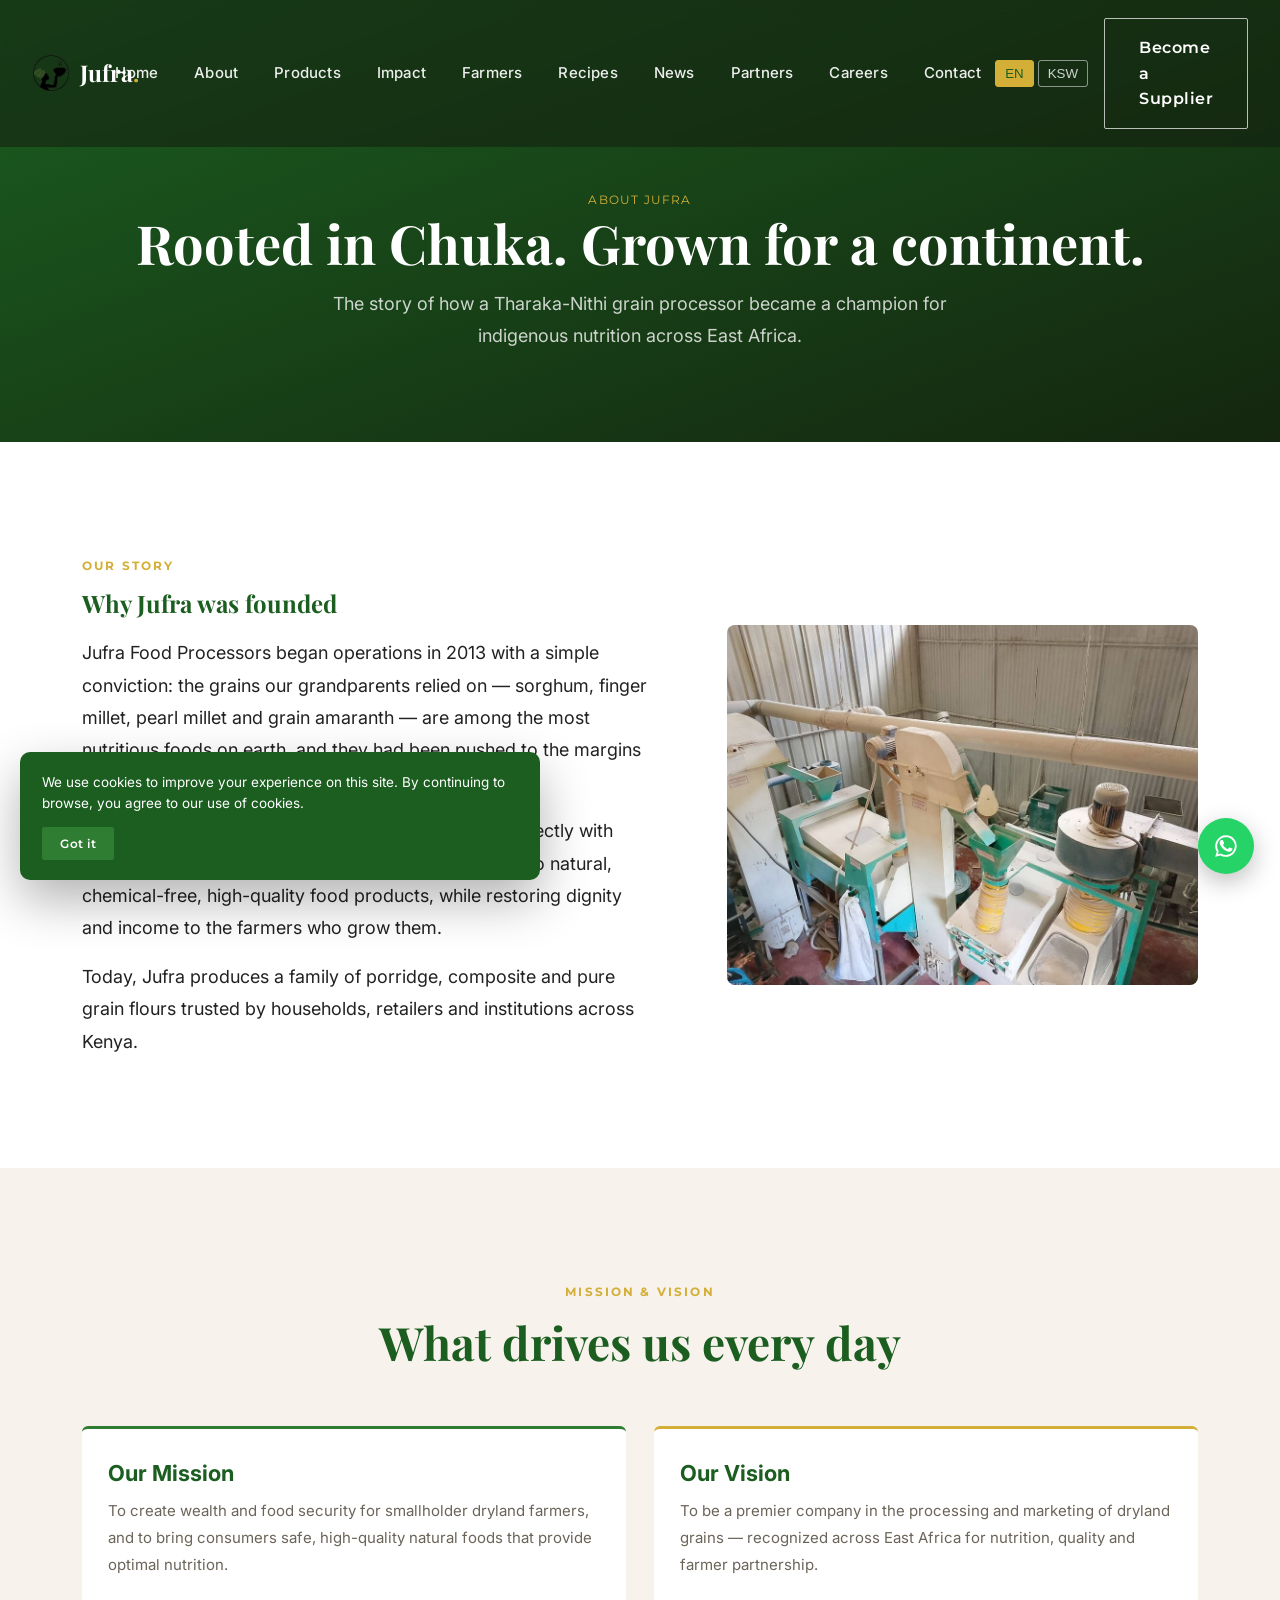
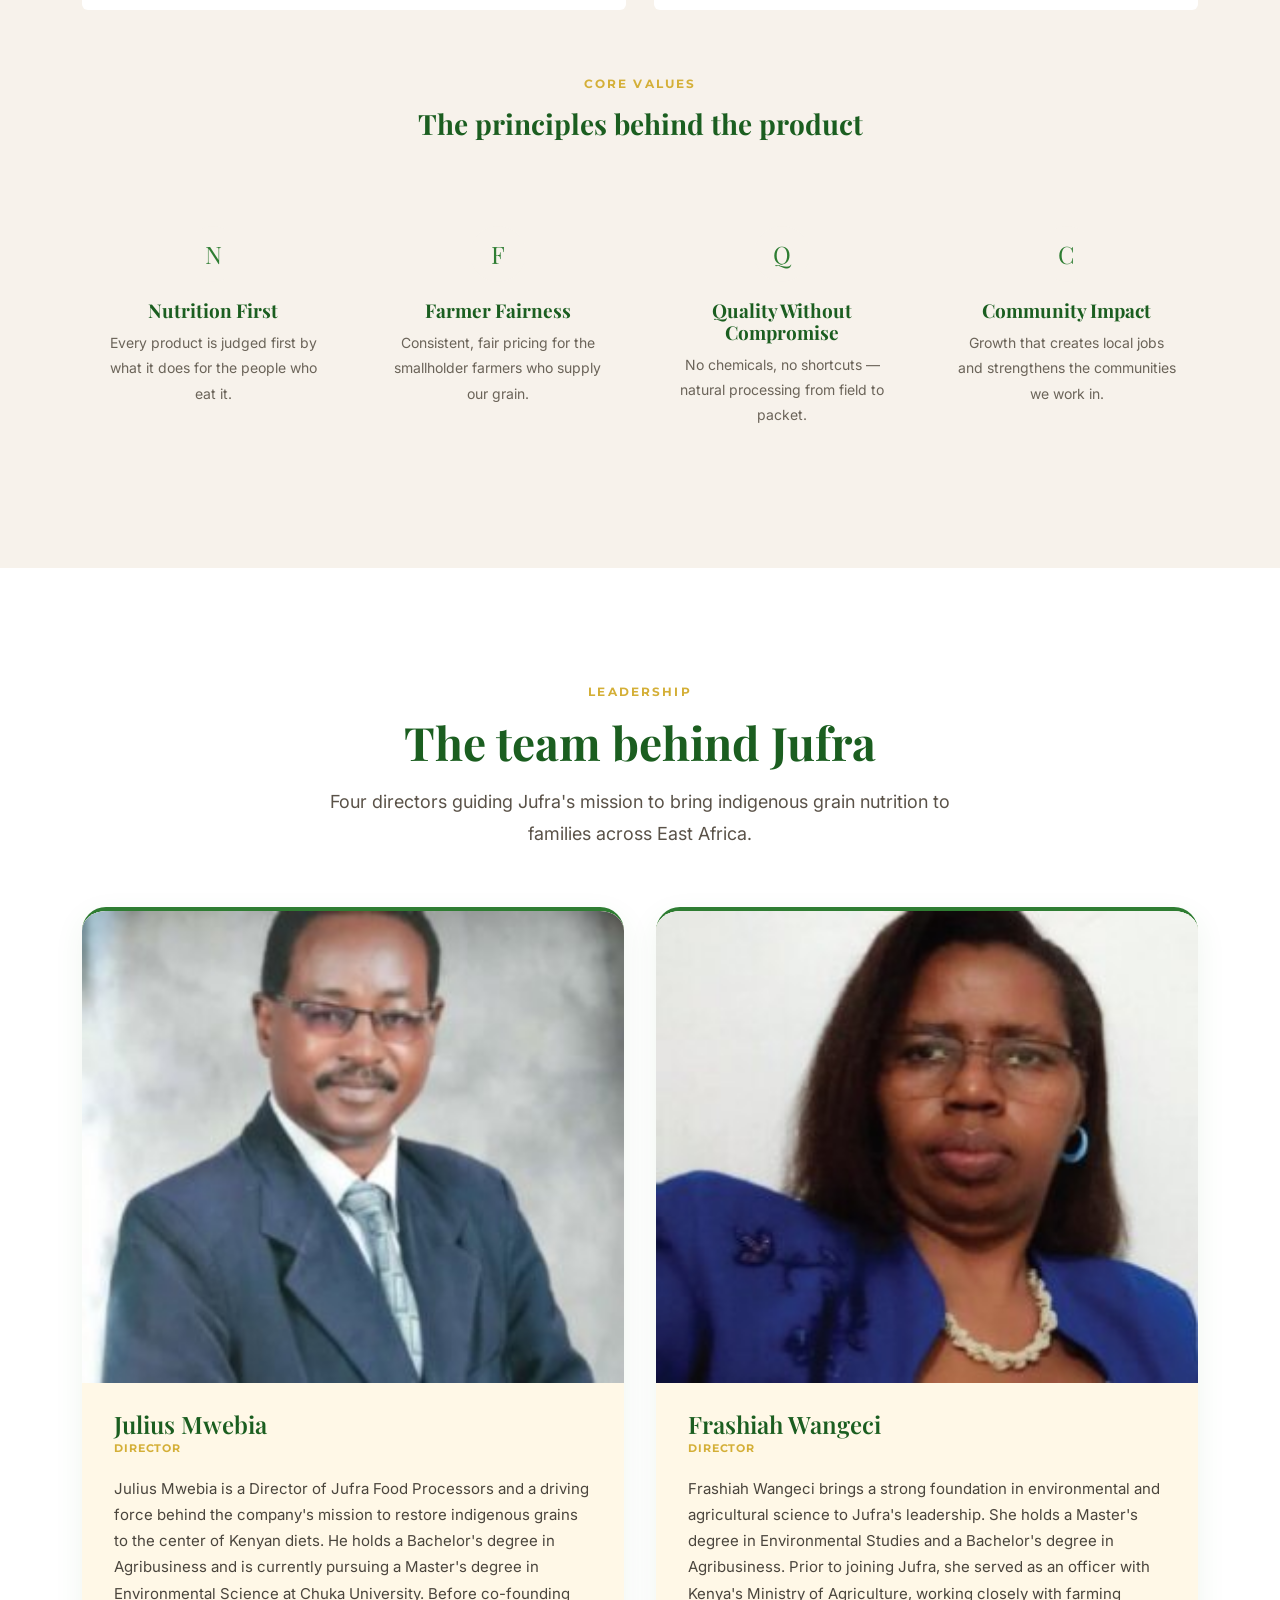
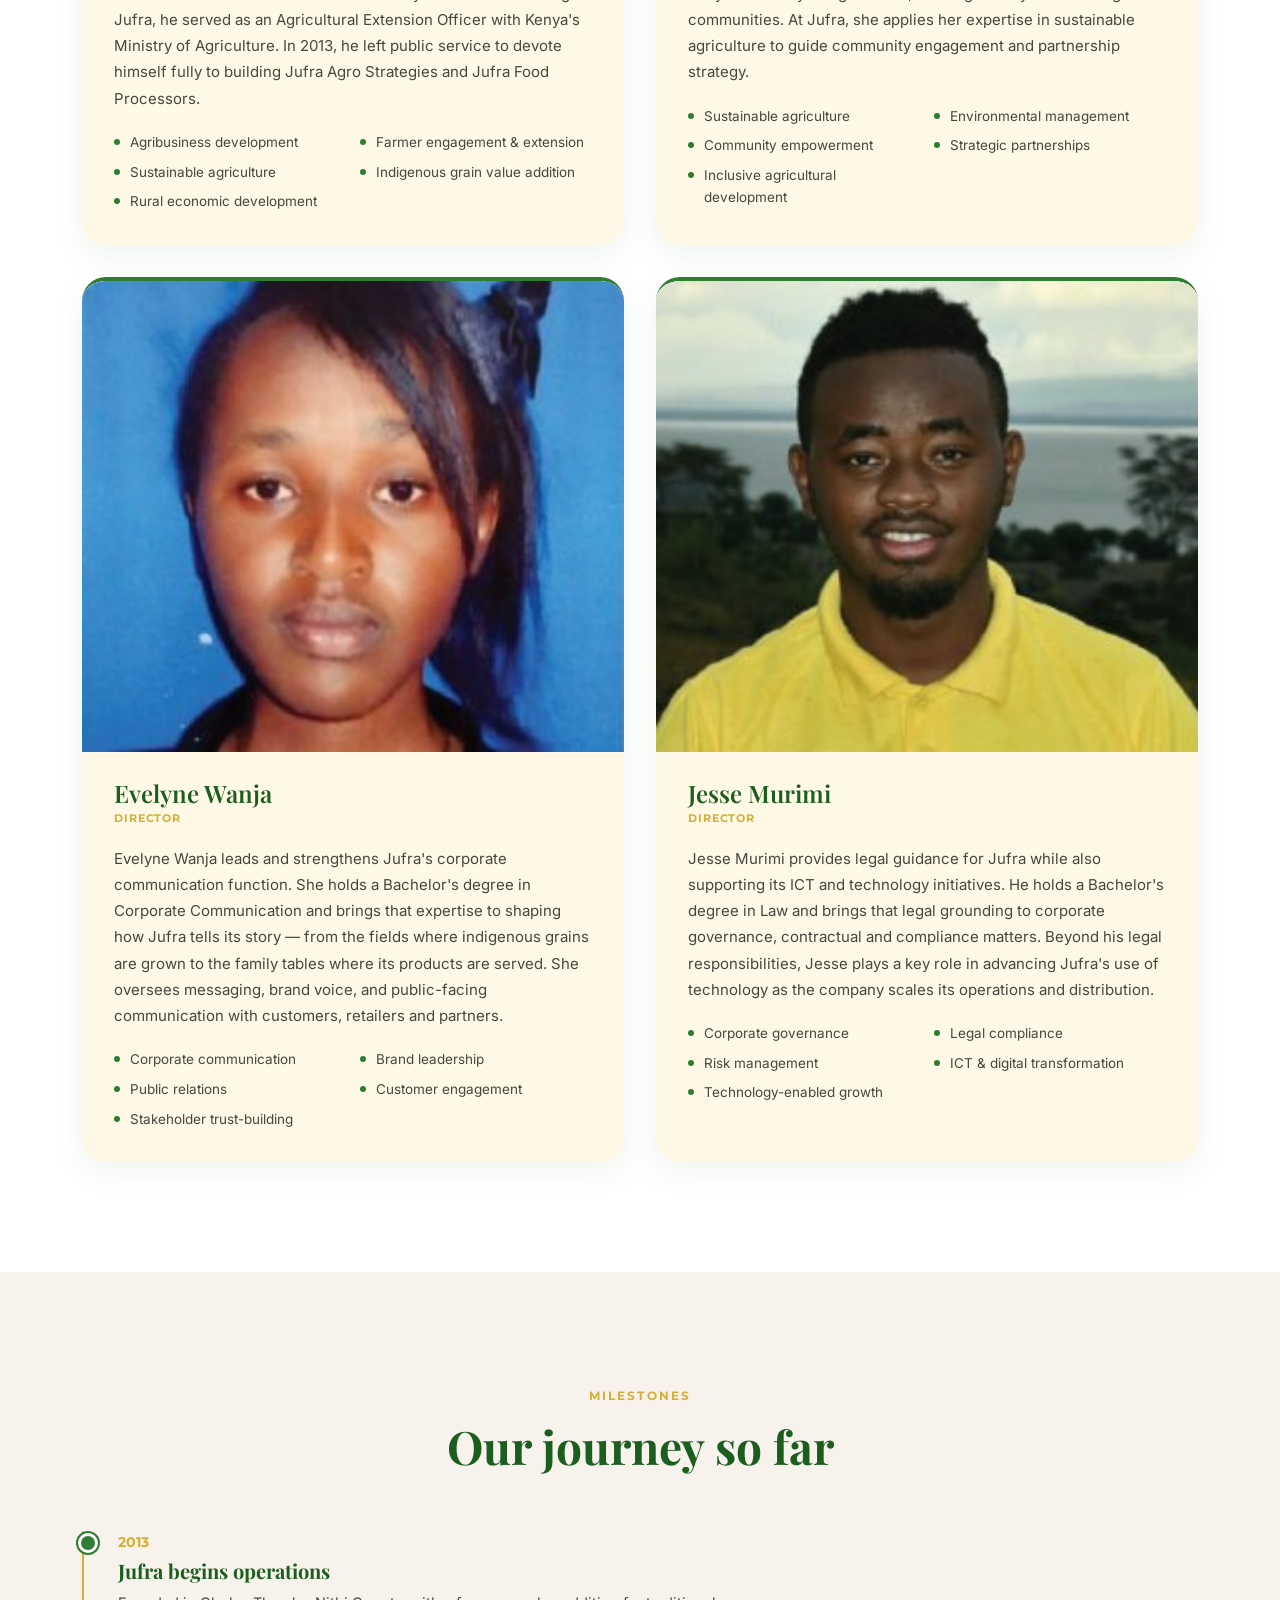
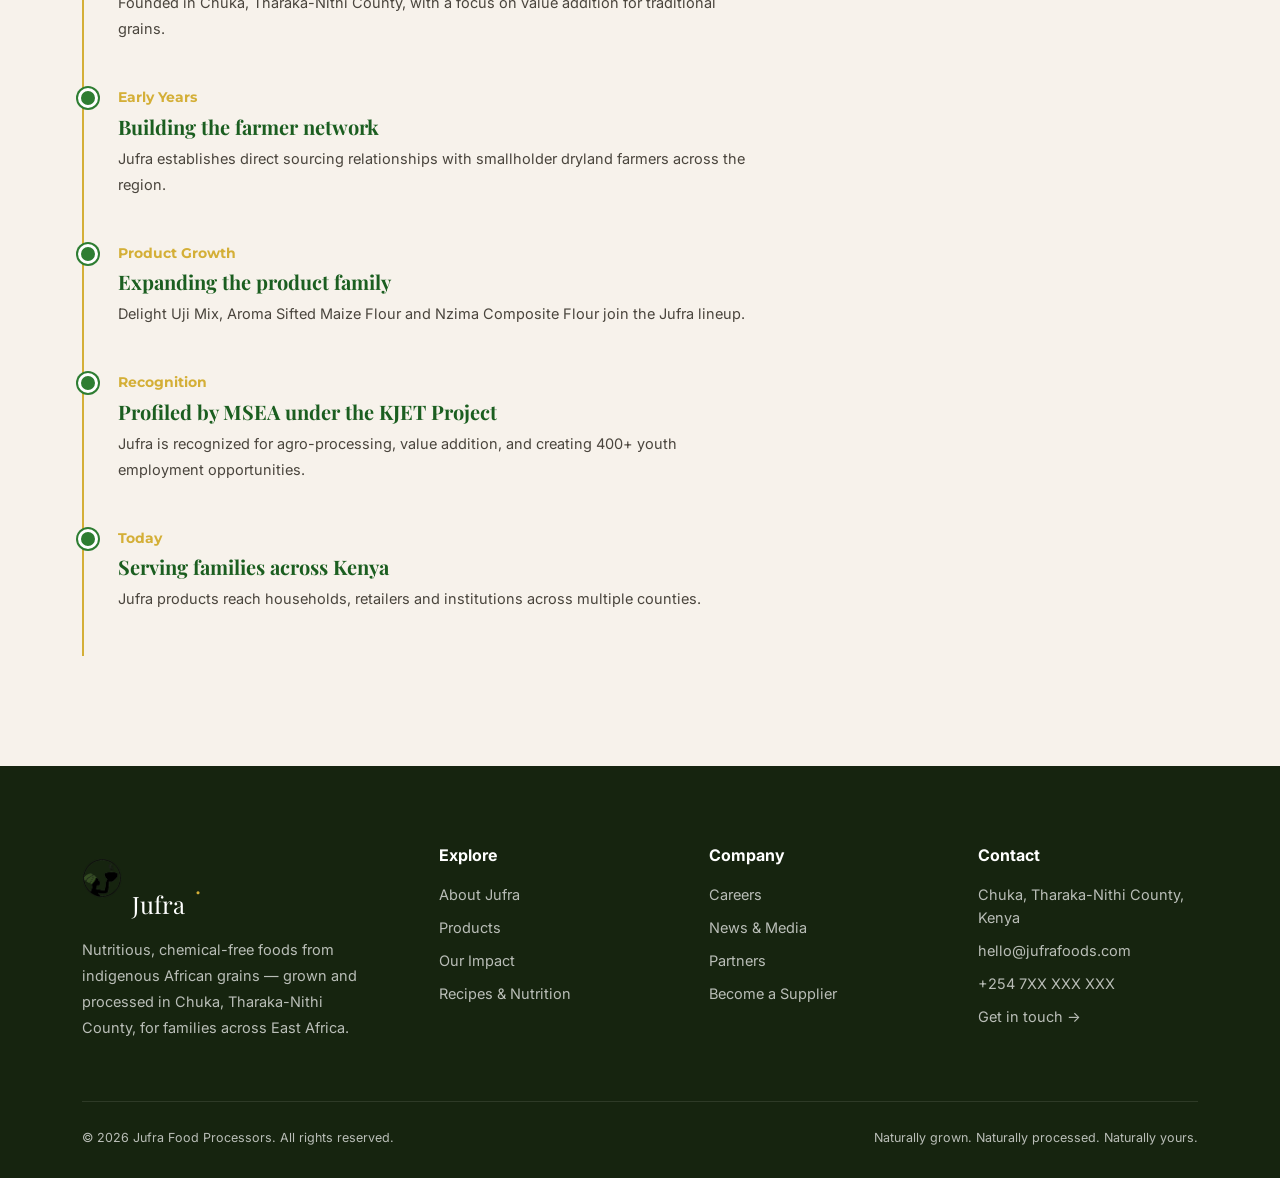
<file: about.html>
<!DOCTYPE html>
<html lang="en">
<head>
<meta charset="UTF-8">
<meta name="viewport" content="width=device-width, initial-scale=1.0">
<title>About Us | Jufra Food Processors</title>
<meta name="description" content="Our story, mission, vision, leadership team and milestones — how Jufra became a champion for indigenous grain nutrition.">
<meta property="og:title" content="About Us | Jufra Food Processors">
<meta property="og:description" content="Our story, mission, vision, leadership team and milestones — how Jufra became a champion for indigenous grain nutrition.">
<meta property="og:type" content="website">
<link rel="canonical" href="./">
<link rel="preconnect" href="https://fonts.googleapis.com"><link href="https://fonts.googleapis.com/css2?family=Playfair+Display:ital,wght@0,500;0,600;0,700;1,500&family=Inter:wght@400;500;600;700&family=Montserrat:wght@600;700;800&display=swap" rel="stylesheet">
<link rel="stylesheet" href="assets/css/style.css">
</head>
<body>
<header id="siteHeader">
  <div class="nav-inner">
    <a href="index.html" class="brand"><img src="assets/img/logo.png" class="brand-mark" alt="Jufra Food Processors logo"><span class="logo">Jufra<em>.</em></span></a>
    <nav class="main-nav" id="mainNav">
      <ul>
        <li><a href="index.html">Home</a></li>
        <li class="has-mega"><a href="about.html">About</a><div class="mega"><a href="about.html#story">Our Story</a><a href="about.html#mission">Mission &amp; Vision</a><a href="about.html#leadership">Leadership</a><a href="about.html#milestones">Milestones</a></div></li>
        <li class="has-mega"><a href="products.html">Products</a><div class="mega"><a href="products.html">All Products</a><a href="products.html#porridge">Porridge Flours</a><a href="products.html#composite">Composite Flours</a><a href="products.html#pure">Pure Grain Flours</a><a href="products.html#bulk">Bulk Orders</a></div></li>
        <li class="has-mega"><a href="impact.html">Impact</a><div class="mega"><a href="impact.html#community">Community Impact</a><a href="impact.html#sustainability">Sustainability</a><a href="impact.html#recognition">Recognition</a></div></li>
        <li class="has-mega"><a href="farmers.html">Farmers</a><div class="mega"><a href="farmers.html#supplier">Become a Supplier</a><a href="farmers.html#programme">Grain Buying Programme</a><a href="farmers.html#quality">Quality Standards</a><a href="farmers.html#resources">Farmer Resources</a></div></li>
        <li><a href="recipes.html">Recipes</a></li>
        <li><a href="news.html">News</a></li>
        <li><a href="partners.html">Partners</a></li>
        <li><a href="careers.html">Careers</a></li>
        <li><a href="contact.html">Contact</a></li>
      </ul>
    </nav>
    <div class="nav-cta">
      <div class="lang-switch"><button class="active">EN</button><button>KSW</button></div>
      <a href="farmers.html#supplier" class="btn btn-outline on-dark">Become a Supplier</a>
      <button class="menu-toggle" id="menuToggle" aria-label="Toggle menu"><span></span><span></span><span></span></button>
    </div>
  </div>
</header>

<section class="page-hero">
  <div class="wrap">
    <span class="breadcrumb">About Jufra</span>
    <h1>Rooted in Chuka. Grown for a continent.</h1>
    <p>The story of how a Tharaka-Nithi grain processor became a champion for indigenous nutrition across East Africa.</p>
  </div>
</section>

<section class="products" id="story">
  <div class="wrap" style="display:grid;grid-template-columns:1.1fr .9fr;gap:70px;align-items:center;">
    <div>
      <span class="eyebrow">Our Story</span>
      <h2 style="font-family:var(--serif);font-size:clamp(28px,2.2vw+18px,40px);color:var(--forest);margin-bottom:20px;">Why Jufra was founded</h2>
      <p style="margin-bottom:16px;">Jufra Food Processors began operations in 2013 with a simple conviction: the grains our grandparents relied on — sorghum, finger millet, pearl millet and grain amaranth — are among the most nutritious foods on earth, and they had been pushed to the margins for too long.</p>
      <p style="margin-bottom:16px;">Based in Chuka, Tharaka-Nithi County, Jufra works directly with smallholder farmers to turn these indigenous grains into natural, chemical-free, high-quality food products, while restoring dignity and income to the farmers who grow them.</p>
      <p>Today, Jufra produces a family of porridge, composite and pure grain flours trusted by households, retailers and institutions across Kenya.</p>
    </div>
    <div class="product-media" style="height:360px;border-radius:8px;overflow:hidden;">
      <img src="assets/img/processing-1.jpg" alt="Jufra grain processing and milling floor" style="width:100%;height:100%;object-fit:cover;">
    </div>
  </div>
</section>

<section class="grains" id="mission">
  <div class="wrap">
    <div class="sec-head center">
      <span class="eyebrow">Mission &amp; Vision</span>
      <h2>What drives us every day</h2>
    </div>
    <div style="display:grid;grid-template-columns:1fr 1fr;gap:28px;margin-bottom:60px;">
      <div class="grain-card" style="border-top-color:var(--green);">
        <h4>Our Mission</h4>
        <p>To create wealth and food security for smallholder dryland farmers, and to bring consumers safe, high-quality natural foods that provide optimal nutrition.</p>
      </div>
      <div class="grain-card" style="border-top-color:var(--gold);">
        <h4>Our Vision</h4>
        <p>To be a premier company in the processing and marketing of dryland grains — recognized across East Africa for nutrition, quality and farmer partnership.</p>
      </div>
    </div>
    <div class="sec-head center"><span class="eyebrow">Core Values</span><h2 style="font-size:28px;">The principles behind the product</h2></div>
    <div class="values-grid">
      <div class="value-card"><div class="icon">N</div><h4>Nutrition First</h4><p>Every product is judged first by what it does for the people who eat it.</p></div>
      <div class="value-card"><div class="icon">F</div><h4>Farmer Fairness</h4><p>Consistent, fair pricing for the smallholder farmers who supply our grain.</p></div>
      <div class="value-card"><div class="icon">Q</div><h4>Quality Without Compromise</h4><p>No chemicals, no shortcuts — natural processing from field to packet.</p></div>
      <div class="value-card"><div class="icon">C</div><h4>Community Impact</h4><p>Growth that creates local jobs and strengthens the communities we work in.</p></div>
    </div>
  </div>
</section>

<section class="leadership" id="leadership">
  <div class="wrap">
    <div class="sec-head center">
      <span class="eyebrow">Leadership</span>
      <h2>The team behind Jufra</h2>
      <p>Four directors guiding Jufra's mission to bring indigenous grain nutrition to families across East Africa.</p>
    </div>
    <div class="exec-grid">
      <div class="exec-card">
        <div class="exec-media"><img src="assets/img/julius.jpg" alt="Julius Mwebia, Director, Jufra Food Processors"></div>
        <div class="exec-body">
          <h3>Julius Mwebia</h3>
          <span class="exec-role">Director</span>
          <p class="exec-bio">Julius Mwebia is a Director of Jufra Food Processors and a driving force behind the company's mission to restore indigenous grains to the center of Kenyan diets. He holds a Bachelor's degree in Agribusiness and is currently pursuing a Master's degree in Environmental Science at Chuka University. Before co-founding Jufra, he served as an Agricultural Extension Officer with Kenya's Ministry of Agriculture. In 2013, he left public service to devote himself fully to building Jufra Agro Strategies and Jufra Food Processors.</p>
          <ul class="exec-expertise">
            <li>Agribusiness development</li><li>Farmer engagement &amp; extension</li>
            <li>Sustainable agriculture</li><li>Indigenous grain value addition</li>
            <li>Rural economic development</li>
          </ul>
        </div>
      </div>
      <div class="exec-card">
        <div class="exec-media"><img src="assets/img/frashiah.jpg" alt="Frashiah Wangeci, Director, Jufra Food Processors"></div>
        <div class="exec-body">
          <h3>Frashiah Wangeci</h3>
          <span class="exec-role">Director</span>
          <p class="exec-bio">Frashiah Wangeci brings a strong foundation in environmental and agricultural science to Jufra's leadership. She holds a Master's degree in Environmental Studies and a Bachelor's degree in Agribusiness. Prior to joining Jufra, she served as an officer with Kenya's Ministry of Agriculture, working closely with farming communities. At Jufra, she applies her expertise in sustainable agriculture to guide community engagement and partnership strategy.</p>
          <ul class="exec-expertise">
            <li>Sustainable agriculture</li><li>Environmental management</li>
            <li>Community empowerment</li><li>Strategic partnerships</li>
            <li>Inclusive agricultural development</li>
          </ul>
        </div>
      </div>
      <div class="exec-card">
        <div class="exec-media"><img src="assets/img/wanja.jpg" alt="Evelyne Wanja, Director, Jufra Food Processors"></div>
        <div class="exec-body">
          <h3>Evelyne Wanja</h3>
          <span class="exec-role">Director</span>
          <p class="exec-bio">Evelyne Wanja leads and strengthens Jufra's corporate communication function. She holds a Bachelor's degree in Corporate Communication and brings that expertise to shaping how Jufra tells its story — from the fields where indigenous grains are grown to the family tables where its products are served. She oversees messaging, brand voice, and public-facing communication with customers, retailers and partners.</p>
          <ul class="exec-expertise">
            <li>Corporate communication</li><li>Brand leadership</li>
            <li>Public relations</li><li>Customer engagement</li>
            <li>Stakeholder trust-building</li>
          </ul>
        </div>
      </div>
      <div class="exec-card">
        <div class="exec-media"><img src="assets/img/jesse.jpg" alt="Jesse Murimi, Director, Jufra Food Processors"></div>
        <div class="exec-body">
          <h3>Jesse Murimi</h3>
          <span class="exec-role">Director</span>
          <p class="exec-bio">Jesse Murimi provides legal guidance for Jufra while also supporting its ICT and technology initiatives. He holds a Bachelor's degree in Law and brings that legal grounding to corporate governance, contractual and compliance matters. Beyond his legal responsibilities, Jesse plays a key role in advancing Jufra's use of technology as the company scales its operations and distribution.</p>
          <ul class="exec-expertise">
            <li>Corporate governance</li><li>Legal compliance</li>
            <li>Risk management</li><li>ICT &amp; digital transformation</li>
            <li>Technology-enabled growth</li>
          </ul>
        </div>
      </div>
    </div>
  </div>
</section>

<section class="timeline" id="milestones">
  <div class="wrap">
    <div class="sec-head center"><span class="eyebrow">Milestones</span><h2>Our journey so far</h2></div>
    <div class="timeline-track">
      <div class="t-item"><b>2013</b><h4>Jufra begins operations</h4><p>Founded in Chuka, Tharaka-Nithi County, with a focus on value addition for traditional grains.</p></div>
      <div class="t-item"><b>Early Years</b><h4>Building the farmer network</h4><p>Jufra establishes direct sourcing relationships with smallholder dryland farmers across the region.</p></div>
      <div class="t-item"><b>Product Growth</b><h4>Expanding the product family</h4><p>Delight Uji Mix, Aroma Sifted Maize Flour and Nzima Composite Flour join the Jufra lineup.</p></div>
      <div class="t-item"><b>Recognition</b><h4>Profiled by MSEA under the KJET Project</h4><p>Jufra is recognized for agro-processing, value addition, and creating 400+ youth employment opportunities.</p></div>
      <div class="t-item"><b>Today</b><h4>Serving families across Kenya</h4><p>Jufra products reach households, retailers and institutions across multiple counties.</p></div>
    </div>
  </div>
</section>
<footer>
  <div class="wrap">
    <div class="footer-grid">
      <div>
        <div class="footer-logo brand"><img src="assets/img/logo.png" alt="Jufra Food Processors" style="height:40px;margin-bottom:14px;"><br>Jufra<em>.</em></div>
        <p style="max-width:32ch; font-size:14.5px; color:rgba(255,255,255,.7);">Nutritious, chemical-free foods from indigenous African grains — grown and processed in Chuka, Tharaka-Nithi County, for families across East Africa.</p>
      </div>
      <div>
        <h4>Explore</h4>
        <ul><li><a href="about.html">About Jufra</a></li><li><a href="products.html">Products</a></li><li><a href="impact.html">Our Impact</a></li><li><a href="recipes.html">Recipes &amp; Nutrition</a></li></ul>
      </div>
      <div>
        <h4>Company</h4>
        <ul><li><a href="careers.html">Careers</a></li><li><a href="news.html">News &amp; Media</a></li><li><a href="partners.html">Partners</a></li><li><a href="farmers.html">Become a Supplier</a></li></ul>
      </div>
      <div>
        <h4>Contact</h4>
        <ul><li>Chuka, Tharaka-Nithi County, Kenya</li><li>hello@jufrafoods.com</li><li>+254 7XX XXX XXX</li><li><a href="contact.html">Get in touch &rarr;</a></li></ul>
      </div>
    </div>
    <div class="footer-bottom">
      <span>&copy; 2026 Jufra Food Processors. All rights reserved.</span>
      <span>Naturally grown. Naturally processed. Naturally yours.</span>
    </div>
  </div>
</footer>

<div class="floating-wa" title="Chat on WhatsApp">
  <svg width="26" height="26" viewBox="0 0 24 24" fill="white"><path d="M17.5 14.4c-.3-.2-1.8-.9-2-1-.3-.1-.5-.1-.7.1-.2.3-.8 1-.9 1.1-.2.2-.3.2-.6.1-.3-.2-1.2-.5-2.3-1.5-.9-.8-1.4-1.7-1.6-2-.2-.3 0-.5.1-.6.1-.1.3-.3.4-.5.1-.1.2-.3.3-.5.1-.2 0-.4 0-.5-.1-.1-.7-1.6-.9-2.2-.2-.6-.5-.5-.7-.5h-.6c-.2 0-.5.1-.8.4-.3.3-1 1-1 2.4 0 1.4 1 2.8 1.2 3 .1.2 2 3.1 4.9 4.3.7.3 1.2.5 1.6.6.7.2 1.3.2 1.8.1.5-.1 1.8-.7 2-1.4.3-.7.3-1.3.2-1.4 0-.1-.2-.2-.5-.3z"/><path d="M12 2a10 10 0 00-8.5 15.2L2 22l4.9-1.3A10 10 0 1012 2zm0 18.2a8.2 8.2 0 01-4.2-1.1l-.3-.2-3 .8.8-2.9-.2-.3A8.2 8.2 0 1120.2 12 8.2 8.2 0 0112 20.2z"/></svg>
</div>
<div class="back-top" id="backTop" title="Back to top">&uarr;</div>

<div class="cookie-banner" id="cookieBanner">
  We use cookies to improve your experience on this site. By continuing to browse, you agree to our use of cookies.
  <br><button class="btn btn-primary" id="cookieAccept">Got it</button>
</div>

<script src="assets/js/main.js"></script>
</body>
</html>
</file>
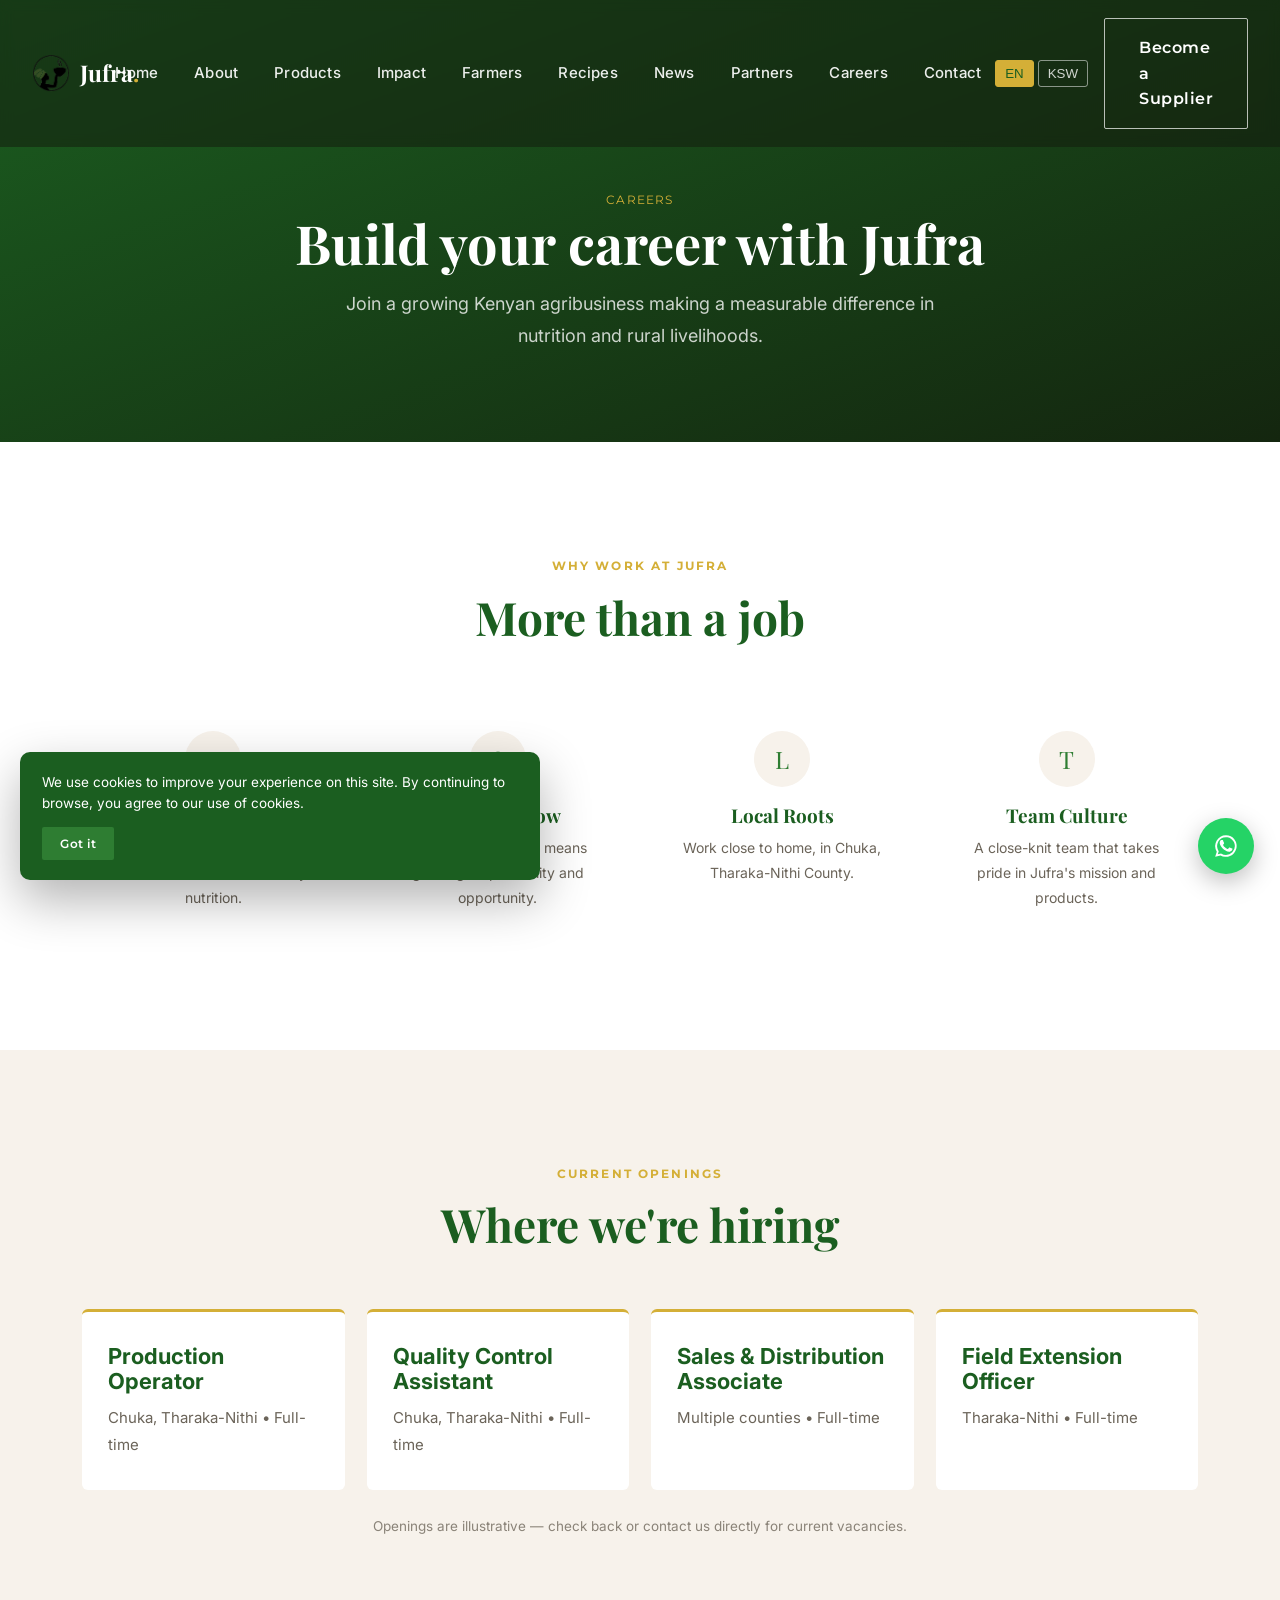
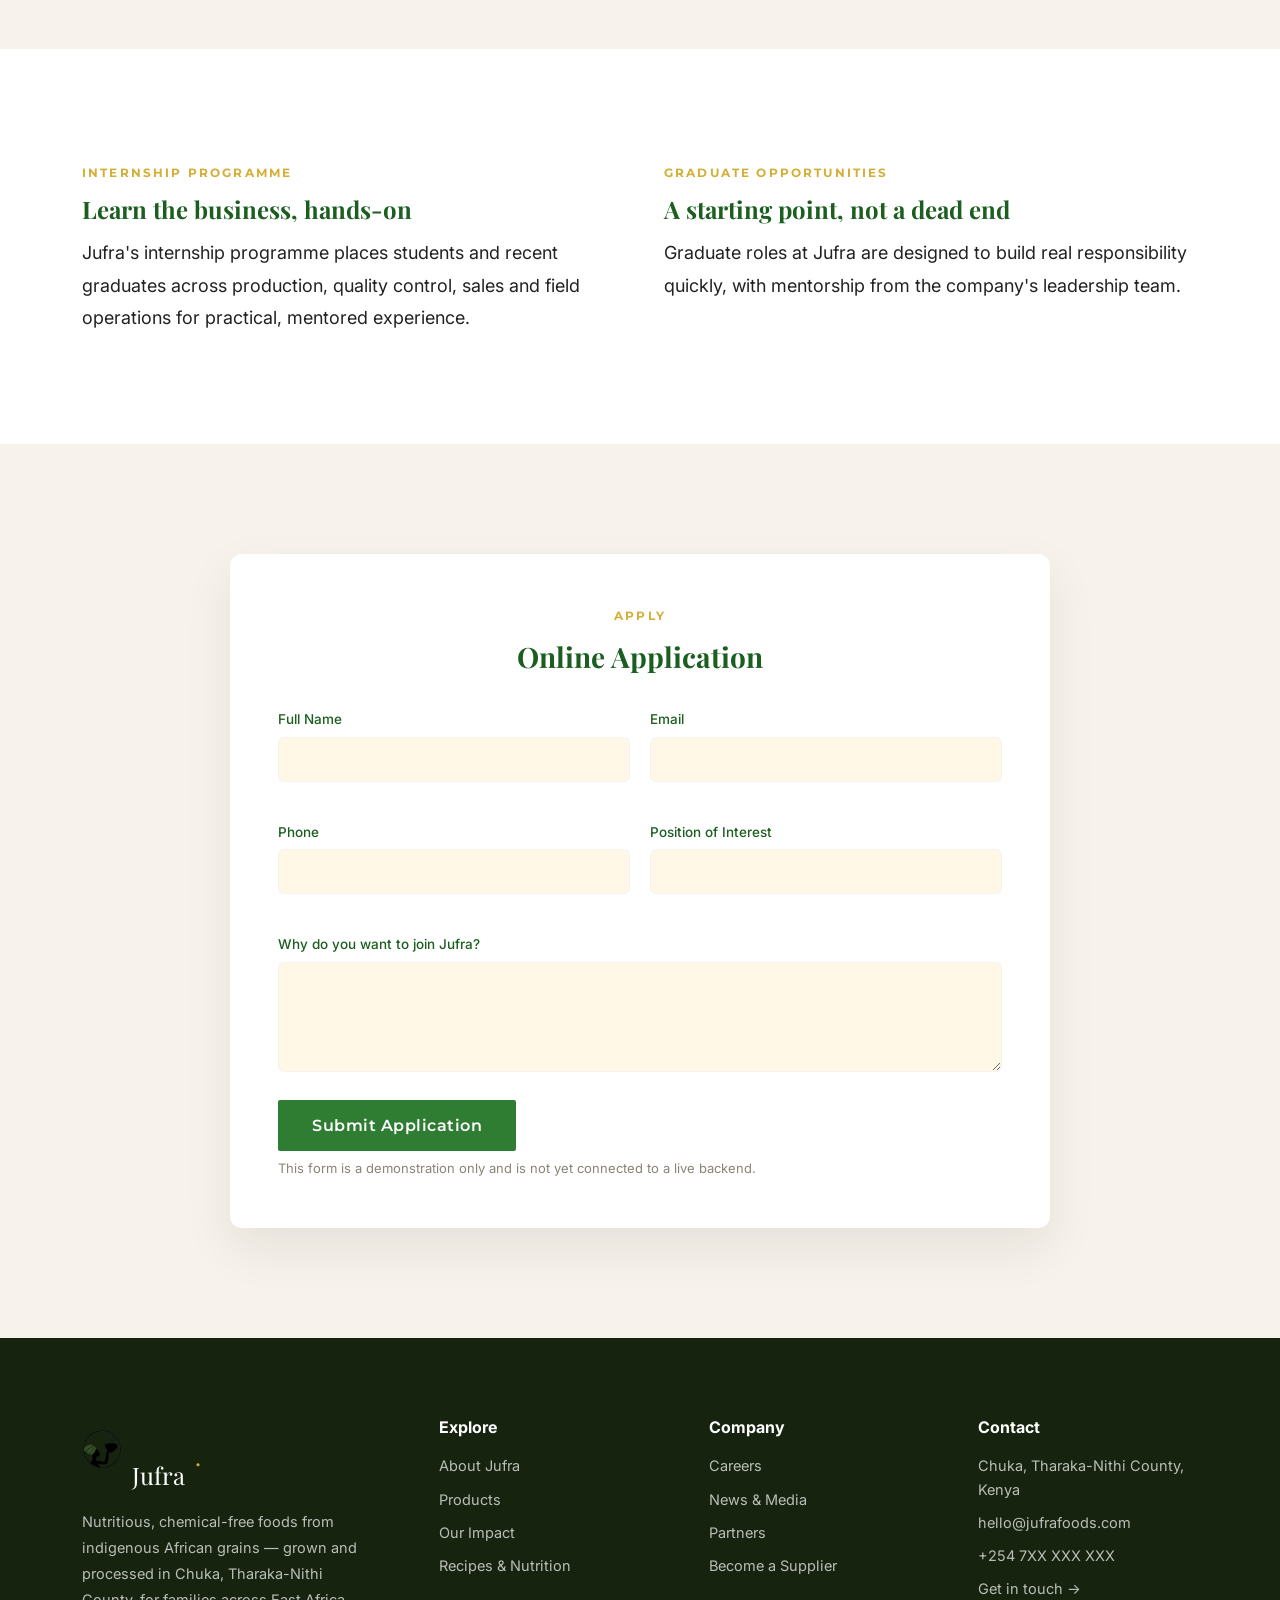
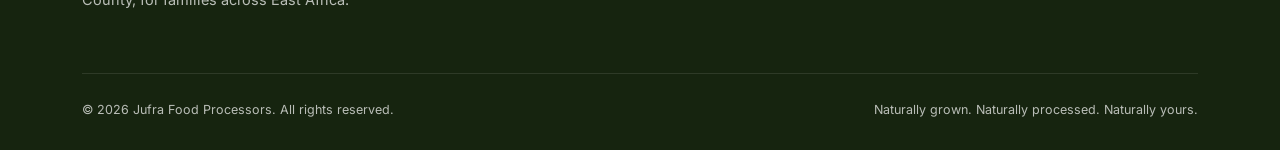
<file: careers.html>
<!DOCTYPE html>
<html lang="en">
<head>
<meta charset="UTF-8">
<meta name="viewport" content="width=device-width, initial-scale=1.0">
<title>Careers | Jufra Food Processors</title>
<meta name="description" content="Careers, internships and graduate opportunities at Jufra Food Processors.">
<meta property="og:title" content="Careers | Jufra Food Processors">
<meta property="og:description" content="Careers, internships and graduate opportunities at Jufra Food Processors.">
<meta property="og:type" content="website">
<link rel="canonical" href="./">
<link rel="preconnect" href="https://fonts.googleapis.com"><link href="https://fonts.googleapis.com/css2?family=Playfair+Display:ital,wght@0,500;0,600;0,700;1,500&family=Inter:wght@400;500;600;700&family=Montserrat:wght@600;700;800&display=swap" rel="stylesheet">
<link rel="stylesheet" href="assets/css/style.css">
</head>
<body>
<header id="siteHeader">
  <div class="nav-inner">
    <a href="index.html" class="brand"><img src="assets/img/logo.png" class="brand-mark" alt="Jufra Food Processors logo"><span class="logo">Jufra<em>.</em></span></a>
    <nav class="main-nav" id="mainNav">
      <ul>
        <li><a href="index.html">Home</a></li>
        <li class="has-mega"><a href="about.html">About</a><div class="mega"><a href="about.html#story">Our Story</a><a href="about.html#mission">Mission &amp; Vision</a><a href="about.html#leadership">Leadership</a><a href="about.html#milestones">Milestones</a></div></li>
        <li class="has-mega"><a href="products.html">Products</a><div class="mega"><a href="products.html">All Products</a><a href="products.html#porridge">Porridge Flours</a><a href="products.html#composite">Composite Flours</a><a href="products.html#pure">Pure Grain Flours</a><a href="products.html#bulk">Bulk Orders</a></div></li>
        <li class="has-mega"><a href="impact.html">Impact</a><div class="mega"><a href="impact.html#community">Community Impact</a><a href="impact.html#sustainability">Sustainability</a><a href="impact.html#recognition">Recognition</a></div></li>
        <li class="has-mega"><a href="farmers.html">Farmers</a><div class="mega"><a href="farmers.html#supplier">Become a Supplier</a><a href="farmers.html#programme">Grain Buying Programme</a><a href="farmers.html#quality">Quality Standards</a><a href="farmers.html#resources">Farmer Resources</a></div></li>
        <li><a href="recipes.html">Recipes</a></li>
        <li><a href="news.html">News</a></li>
        <li><a href="partners.html">Partners</a></li>
        <li><a href="careers.html">Careers</a></li>
        <li><a href="contact.html">Contact</a></li>
      </ul>
    </nav>
    <div class="nav-cta">
      <div class="lang-switch"><button class="active">EN</button><button>KSW</button></div>
      <a href="farmers.html#supplier" class="btn btn-outline on-dark">Become a Supplier</a>
      <button class="menu-toggle" id="menuToggle" aria-label="Toggle menu"><span></span><span></span><span></span></button>
    </div>
  </div>
</header>

<section class="page-hero">
  <div class="wrap">
    <span class="breadcrumb">Careers</span>
    <h1>Build your career with Jufra</h1>
    <p>Join a growing Kenyan agribusiness making a measurable difference in nutrition and rural livelihoods.</p>
  </div>
</section>

<section class="products">
  <div class="wrap">
    <div class="sec-head center"><span class="eyebrow">Why Work at Jufra</span><h2>More than a job</h2></div>
    <div class="values-grid">
      <div class="value-card"><div class="icon">M</div><h4>Meaningful Work</h4><p>Every role connects directly to farmer livelihoods and family nutrition.</p></div>
      <div class="value-card"><div class="icon">G</div><h4>Room to Grow</h4><p>A growing company means growing responsibility and opportunity.</p></div>
      <div class="value-card"><div class="icon">L</div><h4>Local Roots</h4><p>Work close to home, in Chuka, Tharaka-Nithi County.</p></div>
      <div class="value-card"><div class="icon">T</div><h4>Team Culture</h4><p>A close-knit team that takes pride in Jufra's mission and products.</p></div>
    </div>
  </div>
</section>

<section class="grains">
  <div class="wrap">
    <div class="sec-head center"><span class="eyebrow">Current Openings</span><h2>Where we're hiring</h2></div>
    <div class="grain-cards">
      <div class="grain-card"><h4>Production Operator</h4><p>Chuka, Tharaka-Nithi &bull; Full-time</p></div>
      <div class="grain-card"><h4>Quality Control Assistant</h4><p>Chuka, Tharaka-Nithi &bull; Full-time</p></div>
      <div class="grain-card"><h4>Sales &amp; Distribution Associate</h4><p>Multiple counties &bull; Full-time</p></div>
      <div class="grain-card"><h4>Field Extension Officer</h4><p>Tharaka-Nithi &bull; Full-time</p></div>
    </div>
    <p style="text-align:center;color:#8a8378;font-size:13.5px;margin:24px auto 0;max-width:none;">Openings are illustrative — check back or contact us directly for current vacancies.</p>
  </div>
</section>

<section class="products">
  <div class="wrap" style="display:grid;grid-template-columns:1fr 1fr;gap:48px;">
    <div>
      <span class="eyebrow">Internship Programme</span>
      <h3 style="font-family:var(--serif);color:var(--forest);font-size:24px;margin-bottom:14px;">Learn the business, hands-on</h3>
      <p>Jufra's internship programme places students and recent graduates across production, quality control, sales and field operations for practical, mentored experience.</p>
    </div>
    <div>
      <span class="eyebrow">Graduate Opportunities</span>
      <h3 style="font-family:var(--serif);color:var(--forest);font-size:24px;margin-bottom:14px;">A starting point, not a dead end</h3>
      <p>Graduate roles at Jufra are designed to build real responsibility quickly, with mentorship from the company's leadership team.</p>
    </div>
  </div>
</section>

<section class="grains">
  <div class="wrap">
    <div class="form-card" style="max-width:820px;margin:0 auto;">
      <div class="sec-head center" style="margin-bottom:36px;">
        <span class="eyebrow">Apply</span>
        <h2 style="font-size:28px;">Online Application</h2>
      </div>
      <form data-demo-form>
        <div class="form-grid">
          <div class="form-field"><label>Full Name</label><input type="text" required></div>
          <div class="form-field"><label>Email</label><input type="email" required></div>
          <div class="form-field"><label>Phone</label><input type="tel"></div>
          <div class="form-field"><label>Position of Interest</label><input type="text"></div>
          <div class="form-field full"><label>Why do you want to join Jufra?</label><textarea required></textarea></div>
        </div>
        <button class="btn btn-primary" type="submit">Submit Application</button>
        <p class="form-success" style="display:none;margin-top:14px;color:var(--green);">Thank you — we'll review your application and be in touch.</p>
        <p class="form-note">This form is a demonstration only and is not yet connected to a live backend.</p>
      </form>
    </div>
  </div>
</section>
<footer>
  <div class="wrap">
    <div class="footer-grid">
      <div>
        <div class="footer-logo brand"><img src="assets/img/logo.png" alt="Jufra Food Processors" style="height:40px;margin-bottom:14px;"><br>Jufra<em>.</em></div>
        <p style="max-width:32ch; font-size:14.5px; color:rgba(255,255,255,.7);">Nutritious, chemical-free foods from indigenous African grains — grown and processed in Chuka, Tharaka-Nithi County, for families across East Africa.</p>
      </div>
      <div>
        <h4>Explore</h4>
        <ul><li><a href="about.html">About Jufra</a></li><li><a href="products.html">Products</a></li><li><a href="impact.html">Our Impact</a></li><li><a href="recipes.html">Recipes &amp; Nutrition</a></li></ul>
      </div>
      <div>
        <h4>Company</h4>
        <ul><li><a href="careers.html">Careers</a></li><li><a href="news.html">News &amp; Media</a></li><li><a href="partners.html">Partners</a></li><li><a href="farmers.html">Become a Supplier</a></li></ul>
      </div>
      <div>
        <h4>Contact</h4>
        <ul><li>Chuka, Tharaka-Nithi County, Kenya</li><li>hello@jufrafoods.com</li><li>+254 7XX XXX XXX</li><li><a href="contact.html">Get in touch &rarr;</a></li></ul>
      </div>
    </div>
    <div class="footer-bottom">
      <span>&copy; 2026 Jufra Food Processors. All rights reserved.</span>
      <span>Naturally grown. Naturally processed. Naturally yours.</span>
    </div>
  </div>
</footer>

<div class="floating-wa" title="Chat on WhatsApp">
  <svg width="26" height="26" viewBox="0 0 24 24" fill="white"><path d="M17.5 14.4c-.3-.2-1.8-.9-2-1-.3-.1-.5-.1-.7.1-.2.3-.8 1-.9 1.1-.2.2-.3.2-.6.1-.3-.2-1.2-.5-2.3-1.5-.9-.8-1.4-1.7-1.6-2-.2-.3 0-.5.1-.6.1-.1.3-.3.4-.5.1-.1.2-.3.3-.5.1-.2 0-.4 0-.5-.1-.1-.7-1.6-.9-2.2-.2-.6-.5-.5-.7-.5h-.6c-.2 0-.5.1-.8.4-.3.3-1 1-1 2.4 0 1.4 1 2.8 1.2 3 .1.2 2 3.1 4.9 4.3.7.3 1.2.5 1.6.6.7.2 1.3.2 1.8.1.5-.1 1.8-.7 2-1.4.3-.7.3-1.3.2-1.4 0-.1-.2-.2-.5-.3z"/><path d="M12 2a10 10 0 00-8.5 15.2L2 22l4.9-1.3A10 10 0 1012 2zm0 18.2a8.2 8.2 0 01-4.2-1.1l-.3-.2-3 .8.8-2.9-.2-.3A8.2 8.2 0 1120.2 12 8.2 8.2 0 0112 20.2z"/></svg>
</div>
<div class="back-top" id="backTop" title="Back to top">&uarr;</div>

<div class="cookie-banner" id="cookieBanner">
  We use cookies to improve your experience on this site. By continuing to browse, you agree to our use of cookies.
  <br><button class="btn btn-primary" id="cookieAccept">Got it</button>
</div>

<script src="assets/js/main.js"></script>
</body>
</html>
</file>
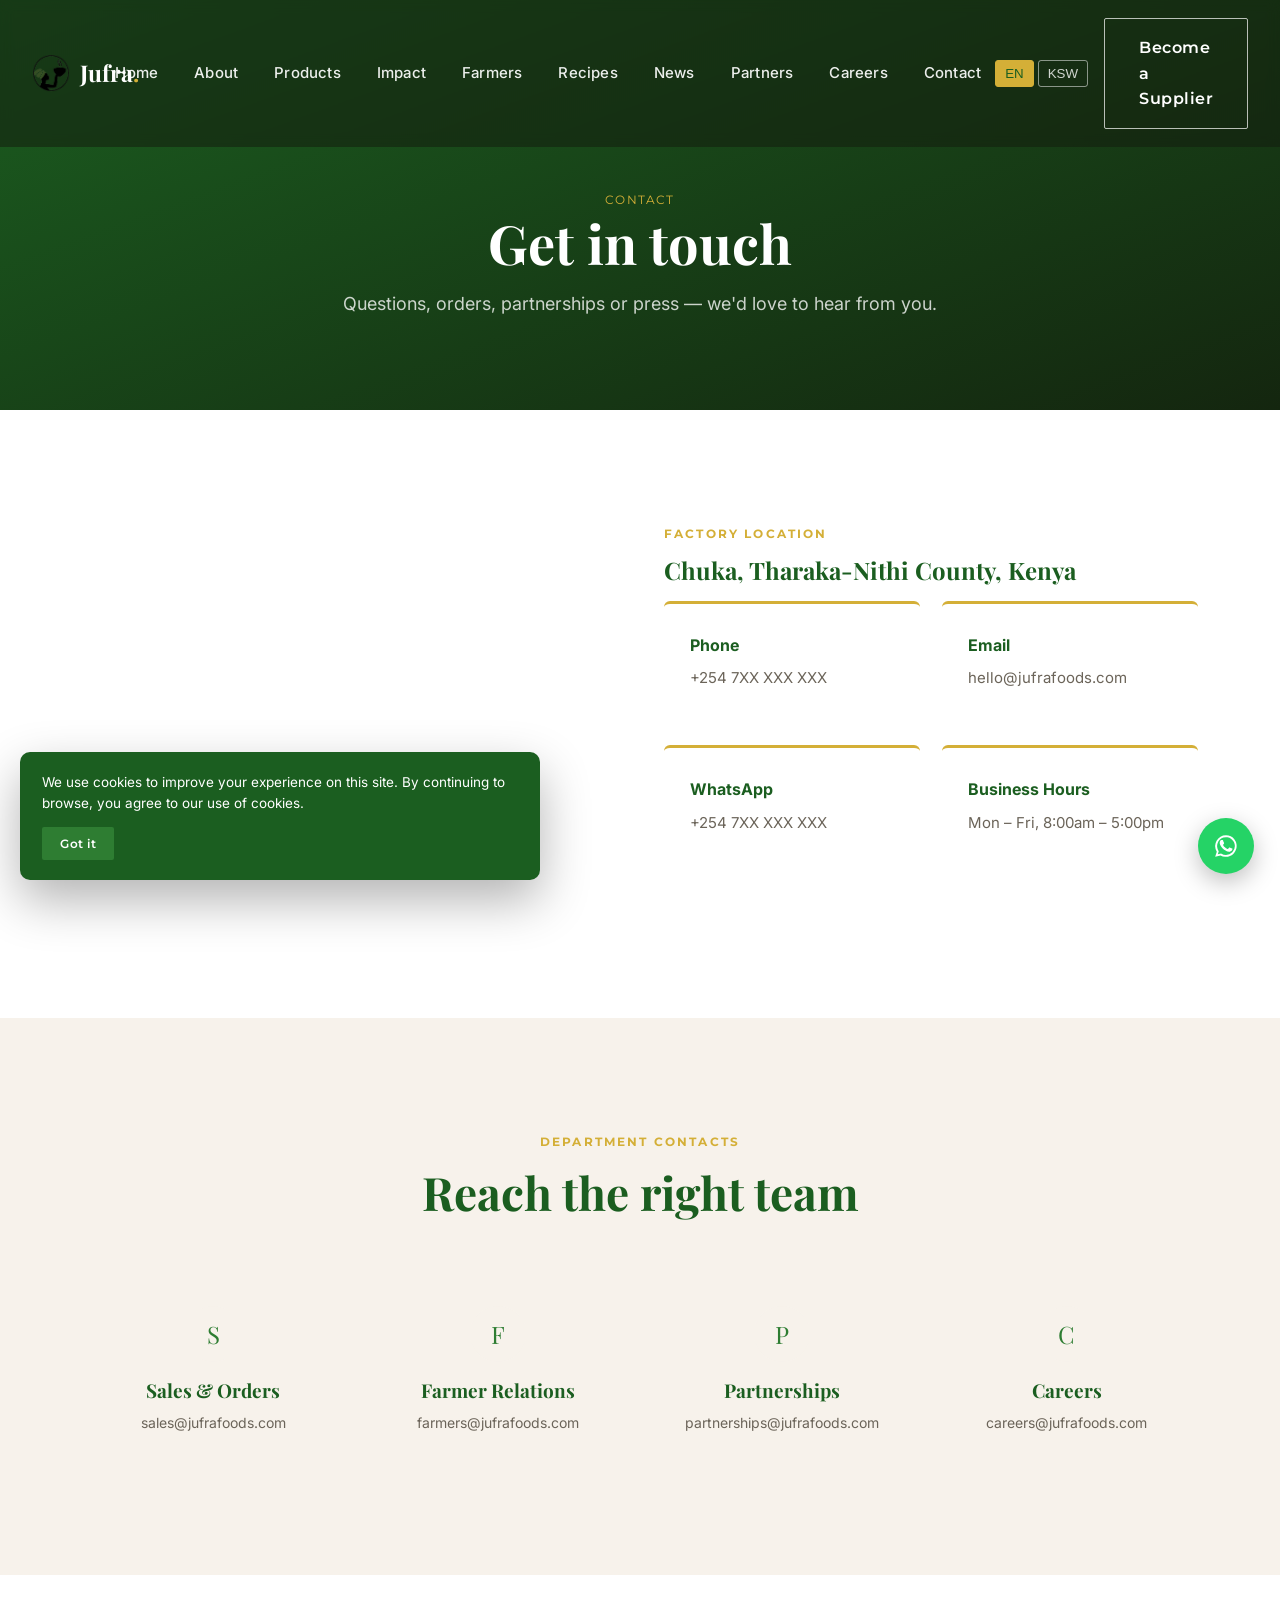
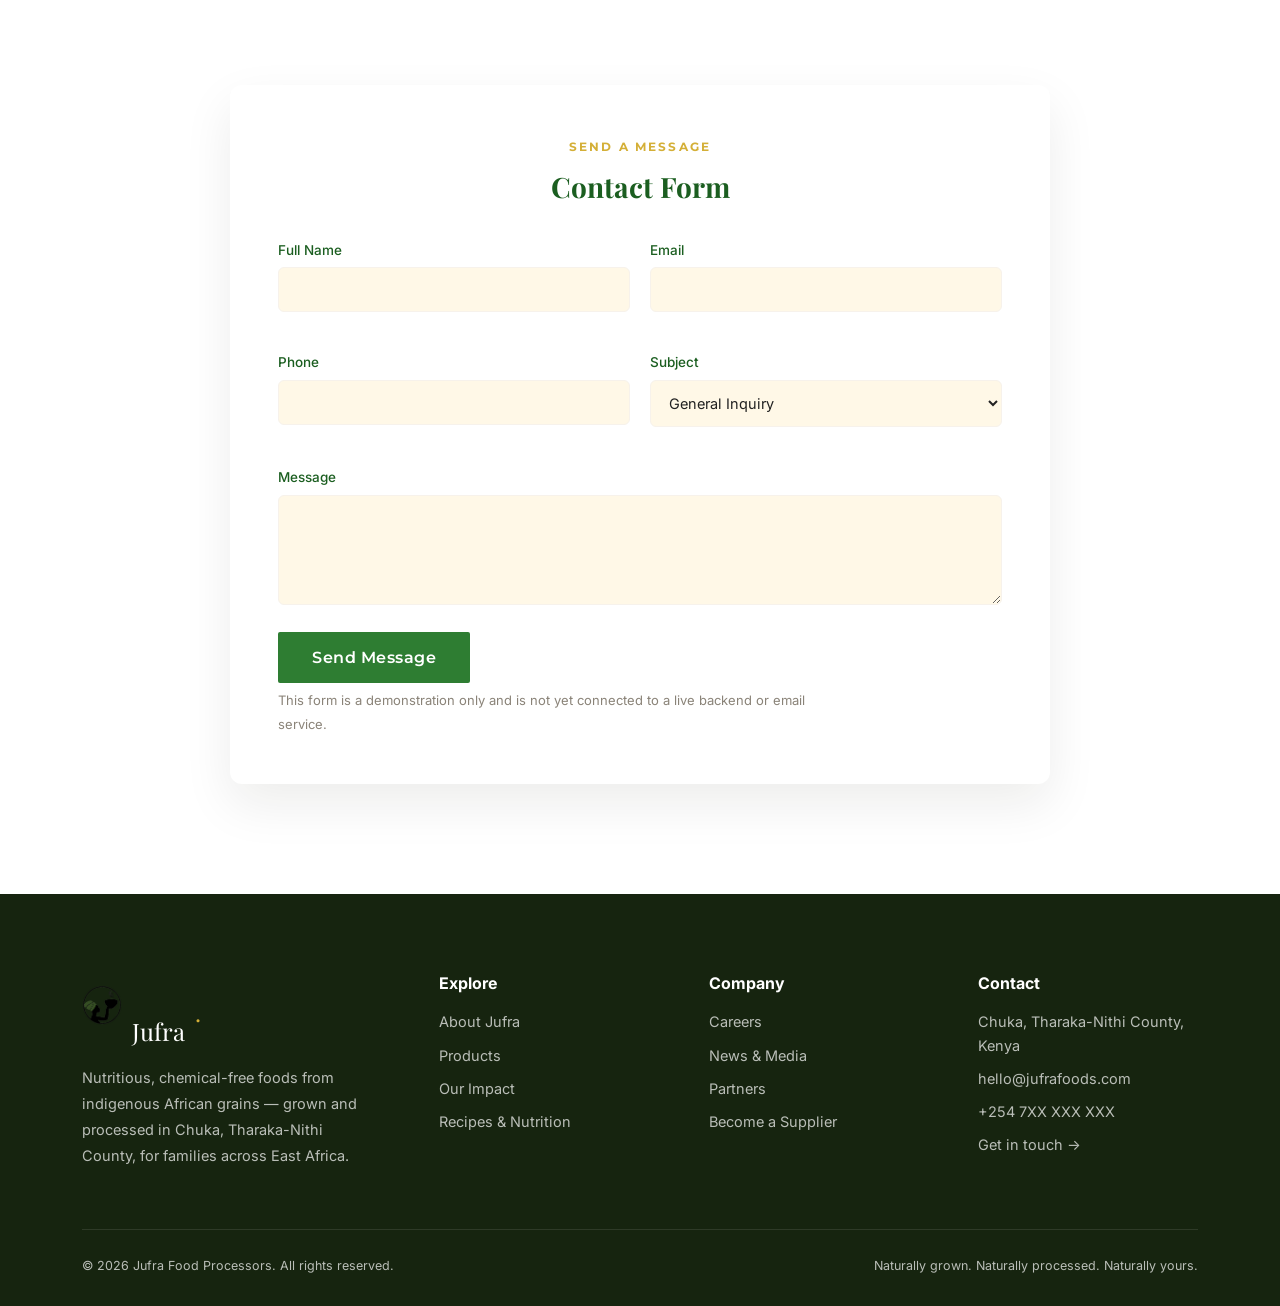
<file: contact.html>
<!DOCTYPE html>
<html lang="en">
<head>
<meta charset="UTF-8">
<meta name="viewport" content="width=device-width, initial-scale=1.0">
<title>Contact | Jufra Food Processors</title>
<meta name="description" content="Contact Jufra Food Processors — factory location, phone, email, WhatsApp and department contacts.">
<meta property="og:title" content="Contact | Jufra Food Processors">
<meta property="og:description" content="Contact Jufra Food Processors — factory location, phone, email, WhatsApp and department contacts.">
<meta property="og:type" content="website">
<link rel="canonical" href="./">
<link rel="preconnect" href="https://fonts.googleapis.com"><link href="https://fonts.googleapis.com/css2?family=Playfair+Display:ital,wght@0,500;0,600;0,700;1,500&family=Inter:wght@400;500;600;700&family=Montserrat:wght@600;700;800&display=swap" rel="stylesheet">
<link rel="stylesheet" href="assets/css/style.css">
</head>
<body>
<header id="siteHeader">
  <div class="nav-inner">
    <a href="index.html" class="brand"><img src="assets/img/logo.png" class="brand-mark" alt="Jufra Food Processors logo"><span class="logo">Jufra<em>.</em></span></a>
    <nav class="main-nav" id="mainNav">
      <ul>
        <li><a href="index.html">Home</a></li>
        <li class="has-mega"><a href="about.html">About</a><div class="mega"><a href="about.html#story">Our Story</a><a href="about.html#mission">Mission &amp; Vision</a><a href="about.html#leadership">Leadership</a><a href="about.html#milestones">Milestones</a></div></li>
        <li class="has-mega"><a href="products.html">Products</a><div class="mega"><a href="products.html">All Products</a><a href="products.html#porridge">Porridge Flours</a><a href="products.html#composite">Composite Flours</a><a href="products.html#pure">Pure Grain Flours</a><a href="products.html#bulk">Bulk Orders</a></div></li>
        <li class="has-mega"><a href="impact.html">Impact</a><div class="mega"><a href="impact.html#community">Community Impact</a><a href="impact.html#sustainability">Sustainability</a><a href="impact.html#recognition">Recognition</a></div></li>
        <li class="has-mega"><a href="farmers.html">Farmers</a><div class="mega"><a href="farmers.html#supplier">Become a Supplier</a><a href="farmers.html#programme">Grain Buying Programme</a><a href="farmers.html#quality">Quality Standards</a><a href="farmers.html#resources">Farmer Resources</a></div></li>
        <li><a href="recipes.html">Recipes</a></li>
        <li><a href="news.html">News</a></li>
        <li><a href="partners.html">Partners</a></li>
        <li><a href="careers.html">Careers</a></li>
        <li><a href="contact.html">Contact</a></li>
      </ul>
    </nav>
    <div class="nav-cta">
      <div class="lang-switch"><button class="active">EN</button><button>KSW</button></div>
      <a href="farmers.html#supplier" class="btn btn-outline on-dark">Become a Supplier</a>
      <button class="menu-toggle" id="menuToggle" aria-label="Toggle menu"><span></span><span></span><span></span></button>
    </div>
  </div>
</header>

<section class="page-hero">
  <div class="wrap">
    <span class="breadcrumb">Contact</span>
    <h1>Get in touch</h1>
    <p>Questions, orders, partnerships or press — we'd love to hear from you.</p>
  </div>
</section>

<section class="products">
  <div class="wrap" style="display:grid;grid-template-columns:1fr 1fr;gap:48px;">
    <div>
      <iframe title="Jufra Food Processors location — Chuka, Tharaka-Nithi County" src="https://www.google.com/maps?q=Chuka,+Tharaka-Nithi,+Kenya&output=embed" width="100%" height="380" style="border:0;border-radius:8px;" loading="lazy" referrerpolicy="no-referrer-when-downgrade"></iframe>
    </div>
    <div>
      <span class="eyebrow">Factory Location</span>
      <h3 style="font-family:var(--serif);color:var(--forest);font-size:24px;margin-bottom:16px;">Chuka, Tharaka-Nithi County, Kenya</h3>
      <div class="grain-cards" style="grid-template-columns:1fr 1fr;margin-bottom:8px;">
        <div class="grain-card"><h4 style="font-size:16px;">Phone</h4><p>+254 7XX XXX XXX</p></div>
        <div class="grain-card"><h4 style="font-size:16px;">Email</h4><p>hello@jufrafoods.com</p></div>
        <div class="grain-card"><h4 style="font-size:16px;">WhatsApp</h4><p>+254 7XX XXX XXX</p></div>
        <div class="grain-card"><h4 style="font-size:16px;">Business Hours</h4><p>Mon &ndash; Fri, 8:00am &ndash; 5:00pm</p></div>
      </div>
    </div>
  </div>
</section>

<section class="grains">
  <div class="wrap">
    <div class="sec-head center"><span class="eyebrow">Department Contacts</span><h2>Reach the right team</h2></div>
    <div class="values-grid">
      <div class="value-card"><div class="icon">S</div><h4>Sales &amp; Orders</h4><p>sales@jufrafoods.com</p></div>
      <div class="value-card"><div class="icon">F</div><h4>Farmer Relations</h4><p>farmers@jufrafoods.com</p></div>
      <div class="value-card"><div class="icon">P</div><h4>Partnerships</h4><p>partnerships@jufrafoods.com</p></div>
      <div class="value-card"><div class="icon">C</div><h4>Careers</h4><p>careers@jufrafoods.com</p></div>
    </div>
  </div>
</section>

<section class="products" id="quote">
  <div class="wrap">
    <div class="form-card" style="max-width:820px;margin:0 auto;">
      <div class="sec-head center" style="margin-bottom:36px;">
        <span class="eyebrow">Send a Message</span>
        <h2 style="font-size:28px;">Contact Form</h2>
      </div>
      <form data-demo-form>
        <div class="form-grid">
          <div class="form-field"><label>Full Name</label><input type="text" required></div>
          <div class="form-field"><label>Email</label><input type="email" required></div>
          <div class="form-field"><label>Phone</label><input type="tel"></div>
          <div class="form-field"><label>Subject</label>
            <select><option>General Inquiry</option><option>Product Order / Quote</option><option>Bulk / Institutional Order</option><option>Farmer Registration</option><option>Partnership</option><option>Press / Media</option></select>
          </div>
          <div class="form-field full"><label>Message</label><textarea required></textarea></div>
        </div>
        <button class="btn btn-primary" type="submit">Send Message</button>
        <p class="form-success" style="display:none;margin-top:14px;color:var(--green);">Thank you — we'll get back to you shortly.</p>
        <p class="form-note">This form is a demonstration only and is not yet connected to a live backend or email service.</p>
      </form>
    </div>
  </div>
</section>
<footer>
  <div class="wrap">
    <div class="footer-grid">
      <div>
        <div class="footer-logo brand"><img src="assets/img/logo.png" alt="Jufra Food Processors" style="height:40px;margin-bottom:14px;"><br>Jufra<em>.</em></div>
        <p style="max-width:32ch; font-size:14.5px; color:rgba(255,255,255,.7);">Nutritious, chemical-free foods from indigenous African grains — grown and processed in Chuka, Tharaka-Nithi County, for families across East Africa.</p>
      </div>
      <div>
        <h4>Explore</h4>
        <ul><li><a href="about.html">About Jufra</a></li><li><a href="products.html">Products</a></li><li><a href="impact.html">Our Impact</a></li><li><a href="recipes.html">Recipes &amp; Nutrition</a></li></ul>
      </div>
      <div>
        <h4>Company</h4>
        <ul><li><a href="careers.html">Careers</a></li><li><a href="news.html">News &amp; Media</a></li><li><a href="partners.html">Partners</a></li><li><a href="farmers.html">Become a Supplier</a></li></ul>
      </div>
      <div>
        <h4>Contact</h4>
        <ul><li>Chuka, Tharaka-Nithi County, Kenya</li><li>hello@jufrafoods.com</li><li>+254 7XX XXX XXX</li><li><a href="contact.html">Get in touch &rarr;</a></li></ul>
      </div>
    </div>
    <div class="footer-bottom">
      <span>&copy; 2026 Jufra Food Processors. All rights reserved.</span>
      <span>Naturally grown. Naturally processed. Naturally yours.</span>
    </div>
  </div>
</footer>

<div class="floating-wa" title="Chat on WhatsApp">
  <svg width="26" height="26" viewBox="0 0 24 24" fill="white"><path d="M17.5 14.4c-.3-.2-1.8-.9-2-1-.3-.1-.5-.1-.7.1-.2.3-.8 1-.9 1.1-.2.2-.3.2-.6.1-.3-.2-1.2-.5-2.3-1.5-.9-.8-1.4-1.7-1.6-2-.2-.3 0-.5.1-.6.1-.1.3-.3.4-.5.1-.1.2-.3.3-.5.1-.2 0-.4 0-.5-.1-.1-.7-1.6-.9-2.2-.2-.6-.5-.5-.7-.5h-.6c-.2 0-.5.1-.8.4-.3.3-1 1-1 2.4 0 1.4 1 2.8 1.2 3 .1.2 2 3.1 4.9 4.3.7.3 1.2.5 1.6.6.7.2 1.3.2 1.8.1.5-.1 1.8-.7 2-1.4.3-.7.3-1.3.2-1.4 0-.1-.2-.2-.5-.3z"/><path d="M12 2a10 10 0 00-8.5 15.2L2 22l4.9-1.3A10 10 0 1012 2zm0 18.2a8.2 8.2 0 01-4.2-1.1l-.3-.2-3 .8.8-2.9-.2-.3A8.2 8.2 0 1120.2 12 8.2 8.2 0 0112 20.2z"/></svg>
</div>
<div class="back-top" id="backTop" title="Back to top">&uarr;</div>

<div class="cookie-banner" id="cookieBanner">
  We use cookies to improve your experience on this site. By continuing to browse, you agree to our use of cookies.
  <br><button class="btn btn-primary" id="cookieAccept">Got it</button>
</div>

<script src="assets/js/main.js"></script>
</body>
</html>
</file>
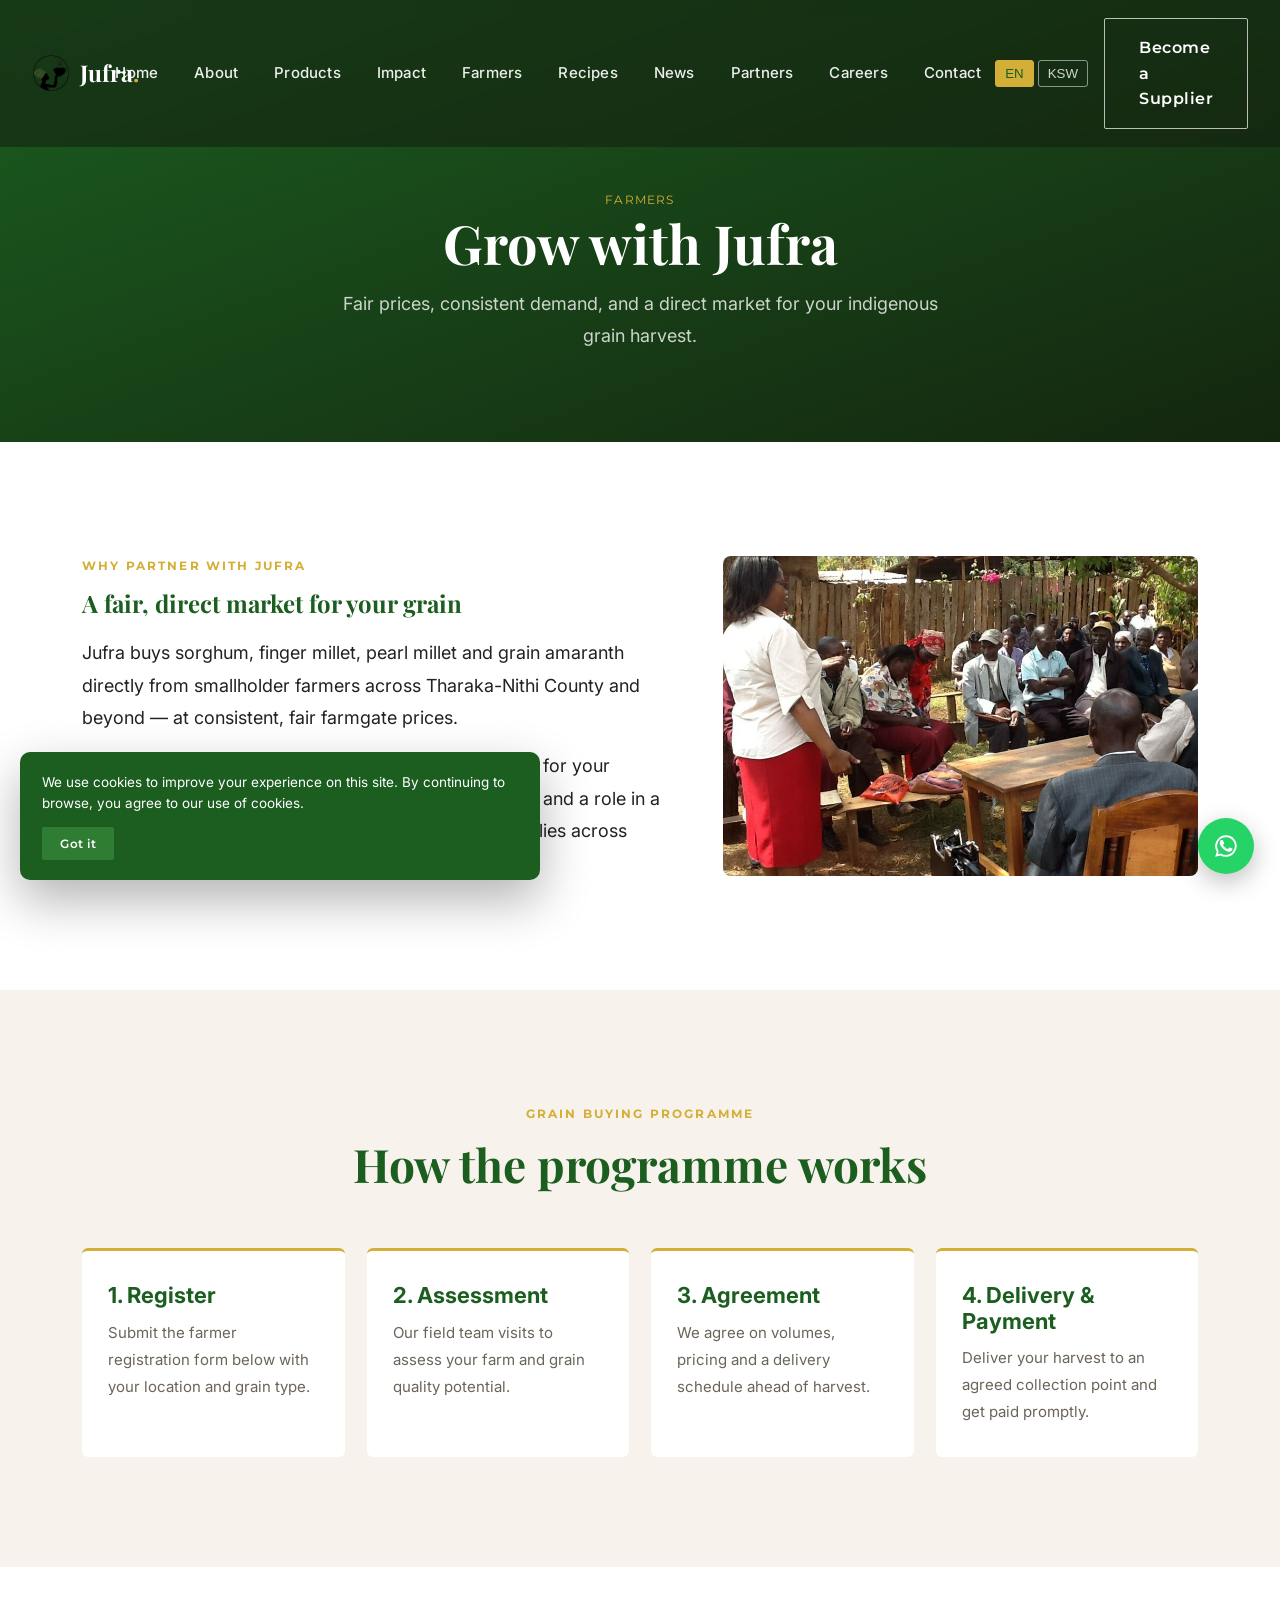
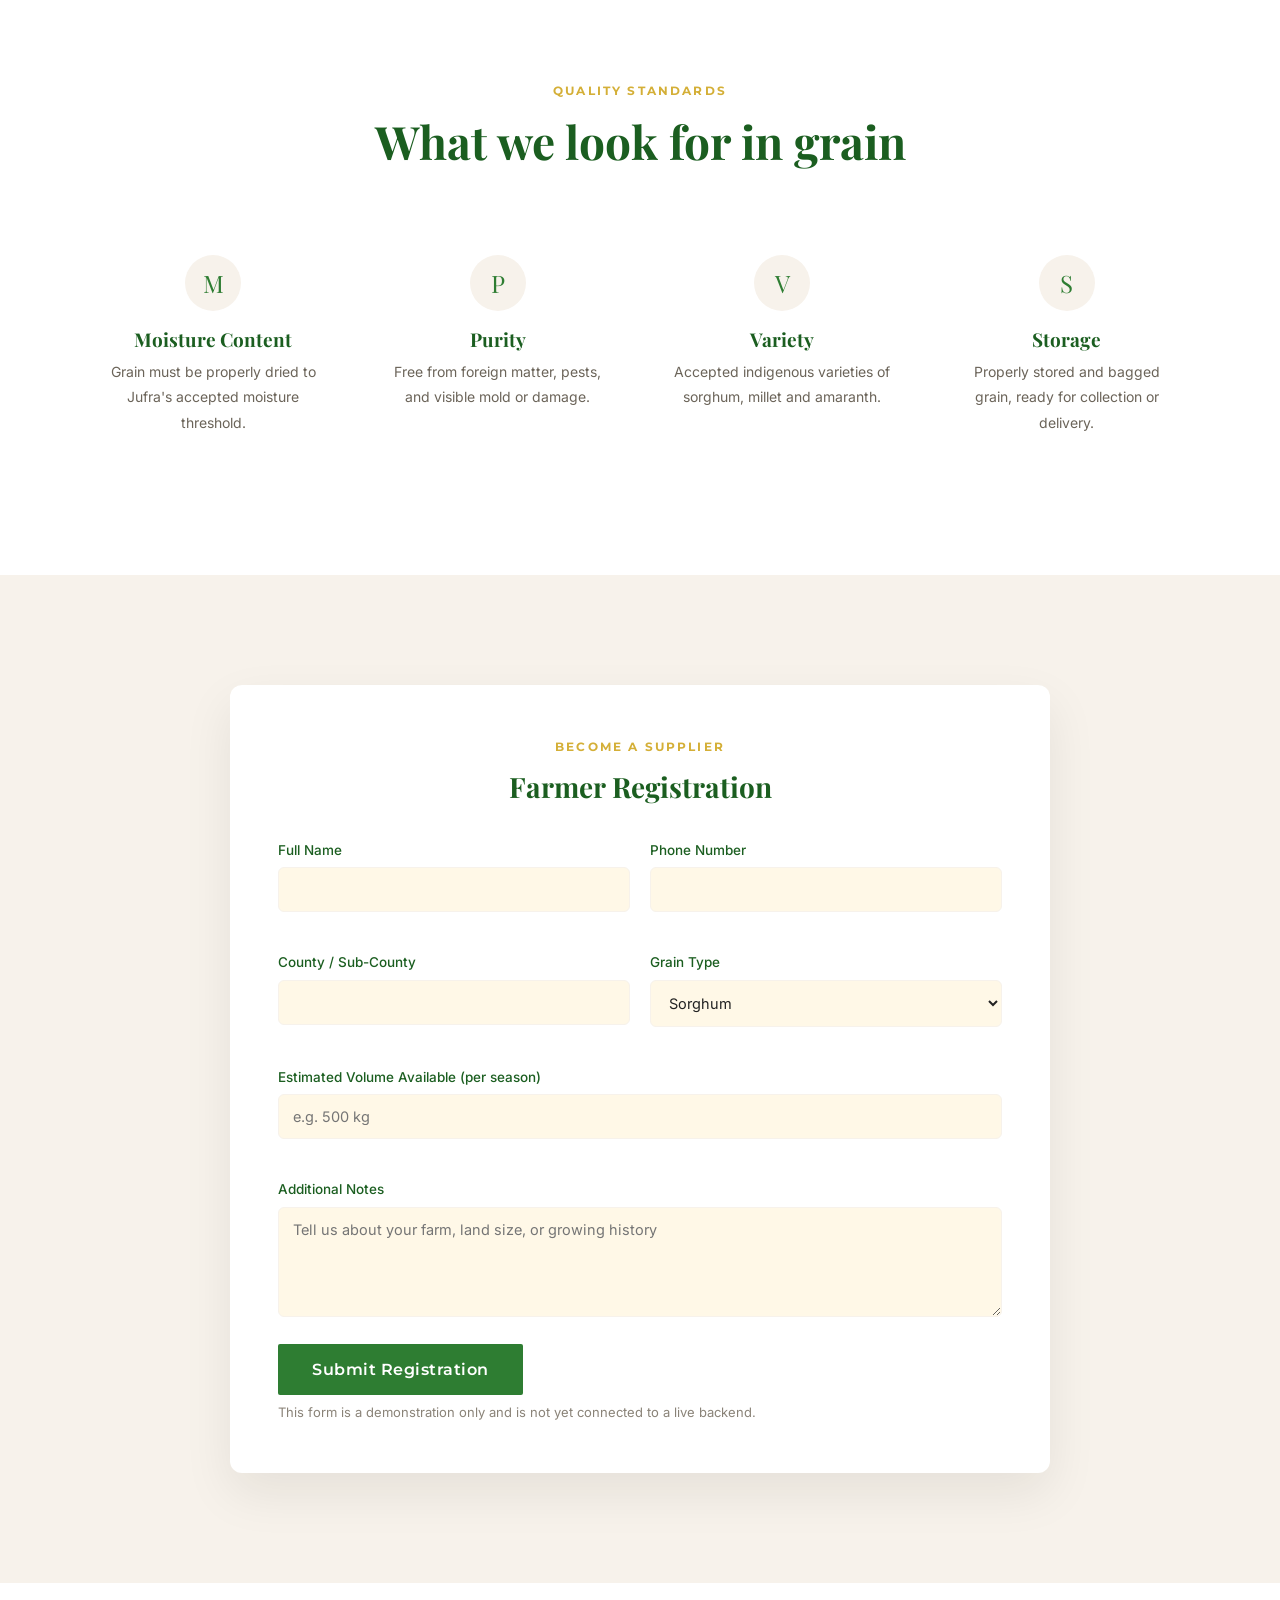
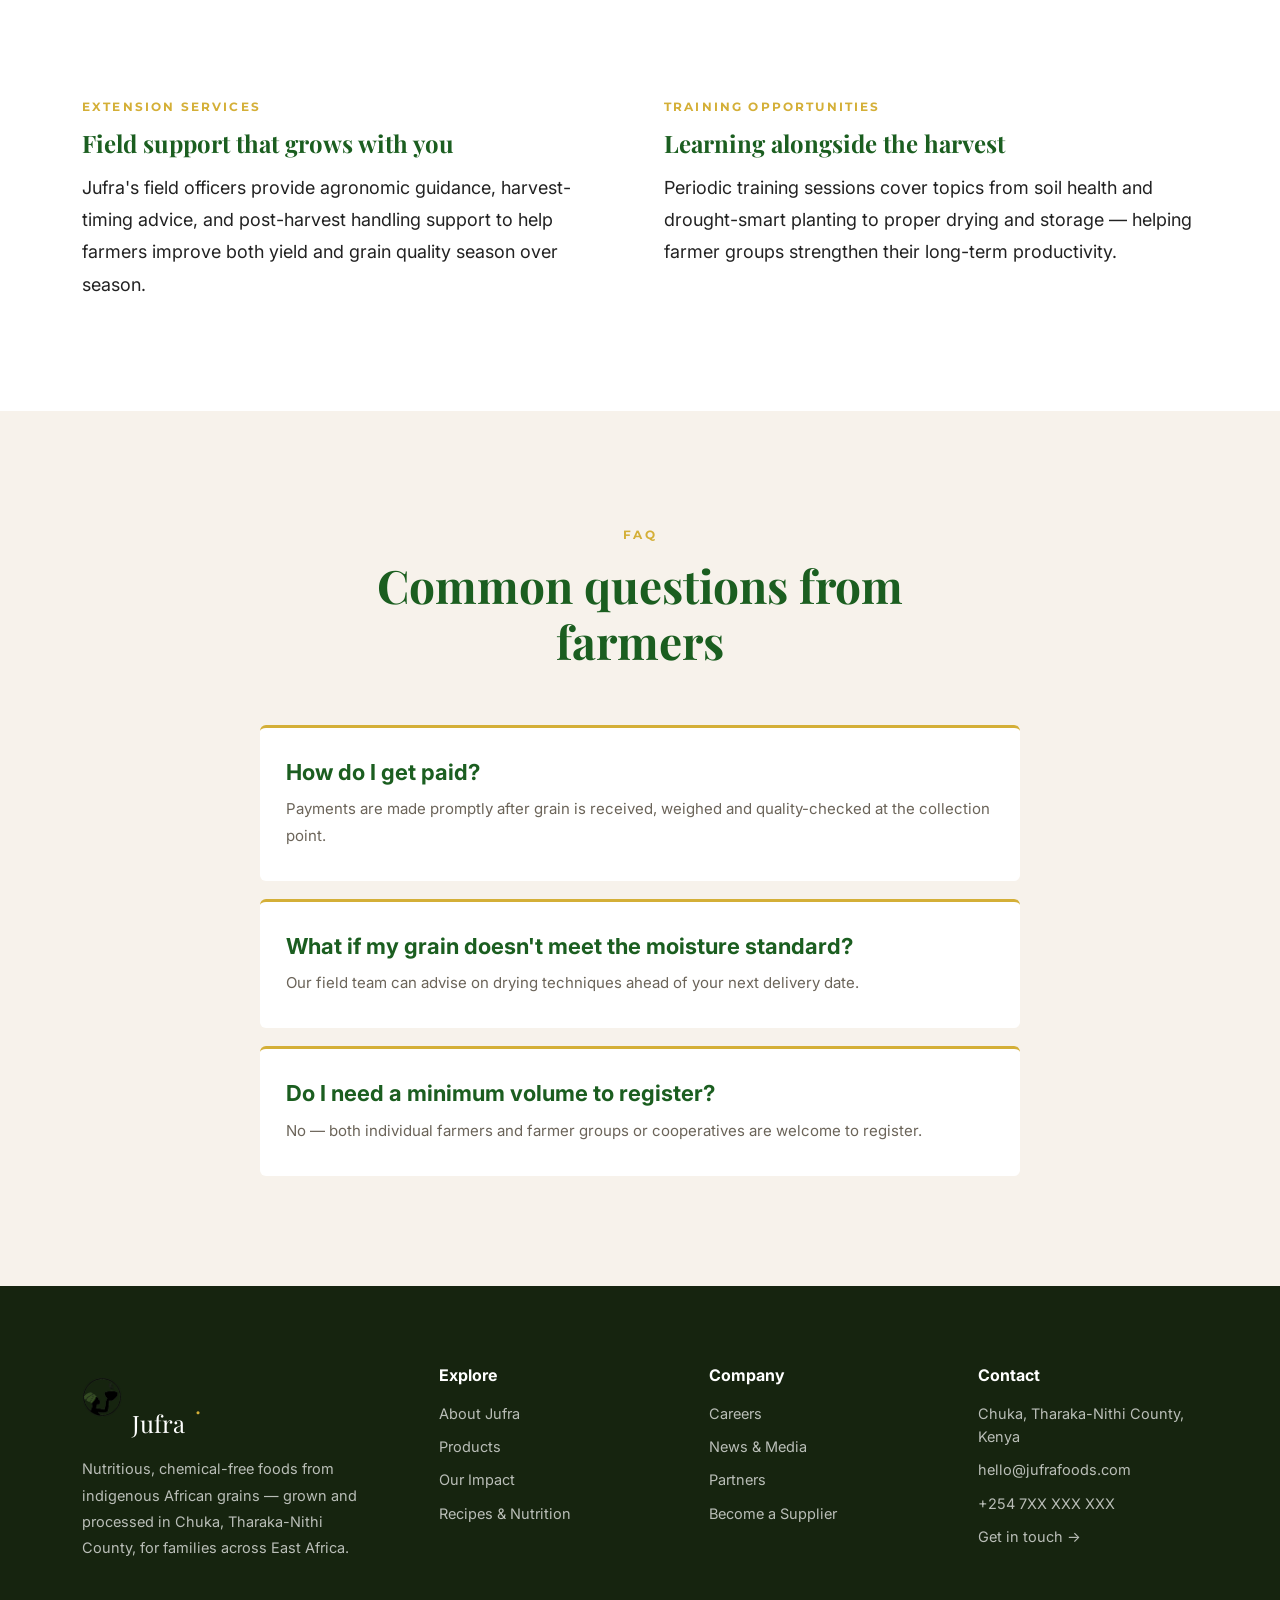
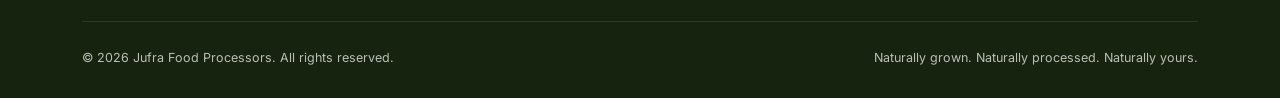
<file: farmers.html>
<!DOCTYPE html>
<html lang="en">
<head>
<meta charset="UTF-8">
<meta name="viewport" content="width=device-width, initial-scale=1.0">
<title>Farmers | Jufra Food Processors</title>
<meta name="description" content="Become a Jufra grain supplier — fair prices, a grain buying programme, quality standards and farmer support.">
<meta property="og:title" content="Farmers | Jufra Food Processors">
<meta property="og:description" content="Become a Jufra grain supplier — fair prices, a grain buying programme, quality standards and farmer support.">
<meta property="og:type" content="website">
<link rel="canonical" href="./">
<link rel="preconnect" href="https://fonts.googleapis.com"><link href="https://fonts.googleapis.com/css2?family=Playfair+Display:ital,wght@0,500;0,600;0,700;1,500&family=Inter:wght@400;500;600;700&family=Montserrat:wght@600;700;800&display=swap" rel="stylesheet">
<link rel="stylesheet" href="assets/css/style.css">
</head>
<body>
<header id="siteHeader">
  <div class="nav-inner">
    <a href="index.html" class="brand"><img src="assets/img/logo.png" class="brand-mark" alt="Jufra Food Processors logo"><span class="logo">Jufra<em>.</em></span></a>
    <nav class="main-nav" id="mainNav">
      <ul>
        <li><a href="index.html">Home</a></li>
        <li class="has-mega"><a href="about.html">About</a><div class="mega"><a href="about.html#story">Our Story</a><a href="about.html#mission">Mission &amp; Vision</a><a href="about.html#leadership">Leadership</a><a href="about.html#milestones">Milestones</a></div></li>
        <li class="has-mega"><a href="products.html">Products</a><div class="mega"><a href="products.html">All Products</a><a href="products.html#porridge">Porridge Flours</a><a href="products.html#composite">Composite Flours</a><a href="products.html#pure">Pure Grain Flours</a><a href="products.html#bulk">Bulk Orders</a></div></li>
        <li class="has-mega"><a href="impact.html">Impact</a><div class="mega"><a href="impact.html#community">Community Impact</a><a href="impact.html#sustainability">Sustainability</a><a href="impact.html#recognition">Recognition</a></div></li>
        <li class="has-mega"><a href="farmers.html">Farmers</a><div class="mega"><a href="farmers.html#supplier">Become a Supplier</a><a href="farmers.html#programme">Grain Buying Programme</a><a href="farmers.html#quality">Quality Standards</a><a href="farmers.html#resources">Farmer Resources</a></div></li>
        <li><a href="recipes.html">Recipes</a></li>
        <li><a href="news.html">News</a></li>
        <li><a href="partners.html">Partners</a></li>
        <li><a href="careers.html">Careers</a></li>
        <li><a href="contact.html">Contact</a></li>
      </ul>
    </nav>
    <div class="nav-cta">
      <div class="lang-switch"><button class="active">EN</button><button>KSW</button></div>
      <a href="farmers.html#supplier" class="btn btn-outline on-dark">Become a Supplier</a>
      <button class="menu-toggle" id="menuToggle" aria-label="Toggle menu"><span></span><span></span><span></span></button>
    </div>
  </div>
</header>

<section class="page-hero">
  <div class="wrap">
    <span class="breadcrumb">Farmers</span>
    <h1>Grow with Jufra</h1>
    <p>Fair prices, consistent demand, and a direct market for your indigenous grain harvest.</p>
  </div>
</section>

<section class="products" id="supplier">
  <div class="wrap" style="display:grid;grid-template-columns:1.1fr .9fr;gap:60px;align-items:center;">
    <div>
      <span class="eyebrow">Why Partner with Jufra</span>
      <h2 style="font-family:var(--serif);font-size:clamp(28px,2.2vw+18px,38px);color:var(--forest);margin-bottom:20px;">A fair, direct market for your grain</h2>
      <p style="margin-bottom:16px;">Jufra buys sorghum, finger millet, pearl millet and grain amaranth directly from smallholder farmers across Tharaka-Nithi County and beyond — at consistent, fair farmgate prices.</p>
      <p>Becoming a Jufra supplier means a predictable market for your harvest, technical support to improve yield and quality, and a role in a supply chain that turns your grain into nutrition for families across Kenya.</p>
    </div>
    <div class="product-media" style="height:320px;border-radius:8px;overflow:hidden;">
      <img src="assets/img/community-1.jpg" alt="Jufra farmer training session" style="width:100%;height:100%;object-fit:cover;">
    </div>
  </div>
</section>

<section class="grains" id="programme">
  <div class="wrap">
    <div class="sec-head center"><span class="eyebrow">Grain Buying Programme</span><h2>How the programme works</h2></div>
    <div class="grain-cards">
      <div class="grain-card"><h4>1. Register</h4><p>Submit the farmer registration form below with your location and grain type.</p></div>
      <div class="grain-card"><h4>2. Assessment</h4><p>Our field team visits to assess your farm and grain quality potential.</p></div>
      <div class="grain-card"><h4>3. Agreement</h4><p>We agree on volumes, pricing and a delivery schedule ahead of harvest.</p></div>
      <div class="grain-card"><h4>4. Delivery &amp; Payment</h4><p>Deliver your harvest to an agreed collection point and get paid promptly.</p></div>
    </div>
  </div>
</section>

<section class="products" id="quality">
  <div class="wrap">
    <div class="sec-head center"><span class="eyebrow">Quality Standards</span><h2>What we look for in grain</h2></div>
    <div class="values-grid">
      <div class="value-card"><div class="icon">M</div><h4>Moisture Content</h4><p>Grain must be properly dried to Jufra's accepted moisture threshold.</p></div>
      <div class="value-card"><div class="icon">P</div><h4>Purity</h4><p>Free from foreign matter, pests, and visible mold or damage.</p></div>
      <div class="value-card"><div class="icon">V</div><h4>Variety</h4><p>Accepted indigenous varieties of sorghum, millet and amaranth.</p></div>
      <div class="value-card"><div class="icon">S</div><h4>Storage</h4><p>Properly stored and bagged grain, ready for collection or delivery.</p></div>
    </div>
  </div>
</section>

<section class="grains">
  <div class="wrap">
    <div class="form-card" style="max-width:820px;margin:0 auto;">
      <div class="sec-head center" style="margin-bottom:36px;">
        <span class="eyebrow">Become a Supplier</span>
        <h2 style="font-size:28px;">Farmer Registration</h2>
      </div>
      <form data-demo-form>
        <div class="form-grid">
          <div class="form-field"><label>Full Name</label><input type="text" required></div>
          <div class="form-field"><label>Phone Number</label><input type="tel" required></div>
          <div class="form-field"><label>County / Sub-County</label><input type="text" required></div>
          <div class="form-field"><label>Grain Type</label>
            <select>
              <option>Sorghum</option><option>Finger Millet</option><option>Pearl Millet</option><option>Grain Amaranth</option><option>Other</option>
            </select>
          </div>
          <div class="form-field full"><label>Estimated Volume Available (per season)</label><input type="text" placeholder="e.g. 500 kg"></div>
          <div class="form-field full"><label>Additional Notes</label><textarea placeholder="Tell us about your farm, land size, or growing history"></textarea></div>
        </div>
        <button class="btn btn-primary" type="submit">Submit Registration</button>
        <p class="form-success" style="display:none;margin-top:14px;color:var(--green);">Thank you — our field team will be in touch.</p>
        <p class="form-note">This form is a demonstration only and is not yet connected to a live backend.</p>
      </form>
    </div>
  </div>
</section>

<section class="products" id="resources">
  <div class="wrap" style="display:grid;grid-template-columns:1fr 1fr;gap:48px;">
    <div>
      <span class="eyebrow">Extension Services</span>
      <h3 style="font-family:var(--serif);color:var(--forest);font-size:24px;margin-bottom:14px;">Field support that grows with you</h3>
      <p>Jufra's field officers provide agronomic guidance, harvest-timing advice, and post-harvest handling support to help farmers improve both yield and grain quality season over season.</p>
    </div>
    <div>
      <span class="eyebrow">Training Opportunities</span>
      <h3 style="font-family:var(--serif);color:var(--forest);font-size:24px;margin-bottom:14px;">Learning alongside the harvest</h3>
      <p>Periodic training sessions cover topics from soil health and drought-smart planting to proper drying and storage — helping farmer groups strengthen their long-term productivity.</p>
    </div>
  </div>
</section>

<section class="grains">
  <div class="wrap">
    <div class="sec-head center"><span class="eyebrow">FAQ</span><h2>Common questions from farmers</h2></div>
    <div style="max-width:760px;margin:0 auto;display:grid;gap:18px;">
      <div class="grain-card"><h4>How do I get paid?</h4><p>Payments are made promptly after grain is received, weighed and quality-checked at the collection point.</p></div>
      <div class="grain-card"><h4>What if my grain doesn't meet the moisture standard?</h4><p>Our field team can advise on drying techniques ahead of your next delivery date.</p></div>
      <div class="grain-card"><h4>Do I need a minimum volume to register?</h4><p>No — both individual farmers and farmer groups or cooperatives are welcome to register.</p></div>
    </div>
  </div>
</section>
<footer>
  <div class="wrap">
    <div class="footer-grid">
      <div>
        <div class="footer-logo brand"><img src="assets/img/logo.png" alt="Jufra Food Processors" style="height:40px;margin-bottom:14px;"><br>Jufra<em>.</em></div>
        <p style="max-width:32ch; font-size:14.5px; color:rgba(255,255,255,.7);">Nutritious, chemical-free foods from indigenous African grains — grown and processed in Chuka, Tharaka-Nithi County, for families across East Africa.</p>
      </div>
      <div>
        <h4>Explore</h4>
        <ul><li><a href="about.html">About Jufra</a></li><li><a href="products.html">Products</a></li><li><a href="impact.html">Our Impact</a></li><li><a href="recipes.html">Recipes &amp; Nutrition</a></li></ul>
      </div>
      <div>
        <h4>Company</h4>
        <ul><li><a href="careers.html">Careers</a></li><li><a href="news.html">News &amp; Media</a></li><li><a href="partners.html">Partners</a></li><li><a href="farmers.html">Become a Supplier</a></li></ul>
      </div>
      <div>
        <h4>Contact</h4>
        <ul><li>Chuka, Tharaka-Nithi County, Kenya</li><li>hello@jufrafoods.com</li><li>+254 7XX XXX XXX</li><li><a href="contact.html">Get in touch &rarr;</a></li></ul>
      </div>
    </div>
    <div class="footer-bottom">
      <span>&copy; 2026 Jufra Food Processors. All rights reserved.</span>
      <span>Naturally grown. Naturally processed. Naturally yours.</span>
    </div>
  </div>
</footer>

<div class="floating-wa" title="Chat on WhatsApp">
  <svg width="26" height="26" viewBox="0 0 24 24" fill="white"><path d="M17.5 14.4c-.3-.2-1.8-.9-2-1-.3-.1-.5-.1-.7.1-.2.3-.8 1-.9 1.1-.2.2-.3.2-.6.1-.3-.2-1.2-.5-2.3-1.5-.9-.8-1.4-1.7-1.6-2-.2-.3 0-.5.1-.6.1-.1.3-.3.4-.5.1-.1.2-.3.3-.5.1-.2 0-.4 0-.5-.1-.1-.7-1.6-.9-2.2-.2-.6-.5-.5-.7-.5h-.6c-.2 0-.5.1-.8.4-.3.3-1 1-1 2.4 0 1.4 1 2.8 1.2 3 .1.2 2 3.1 4.9 4.3.7.3 1.2.5 1.6.6.7.2 1.3.2 1.8.1.5-.1 1.8-.7 2-1.4.3-.7.3-1.3.2-1.4 0-.1-.2-.2-.5-.3z"/><path d="M12 2a10 10 0 00-8.5 15.2L2 22l4.9-1.3A10 10 0 1012 2zm0 18.2a8.2 8.2 0 01-4.2-1.1l-.3-.2-3 .8.8-2.9-.2-.3A8.2 8.2 0 1120.2 12 8.2 8.2 0 0112 20.2z"/></svg>
</div>
<div class="back-top" id="backTop" title="Back to top">&uarr;</div>

<div class="cookie-banner" id="cookieBanner">
  We use cookies to improve your experience on this site. By continuing to browse, you agree to our use of cookies.
  <br><button class="btn btn-primary" id="cookieAccept">Got it</button>
</div>

<script src="assets/js/main.js"></script>
</body>
</html>
</file>
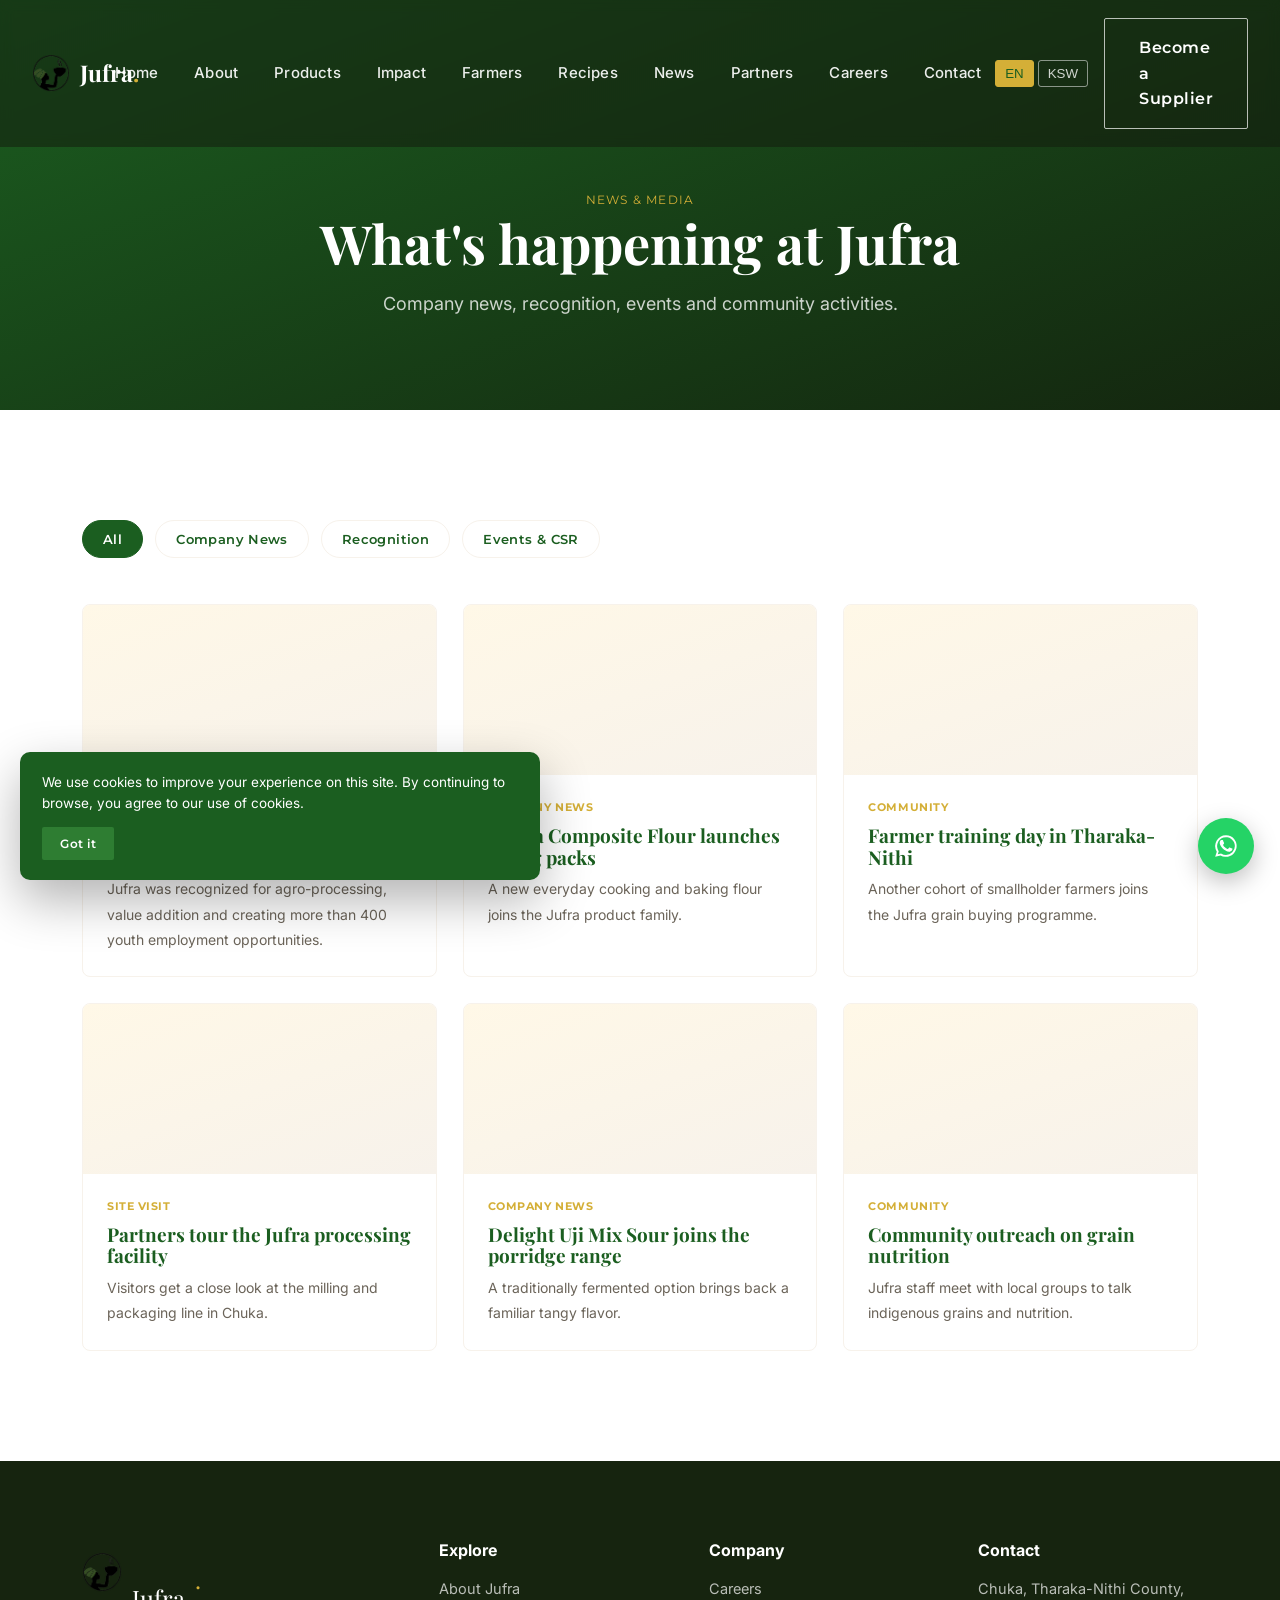
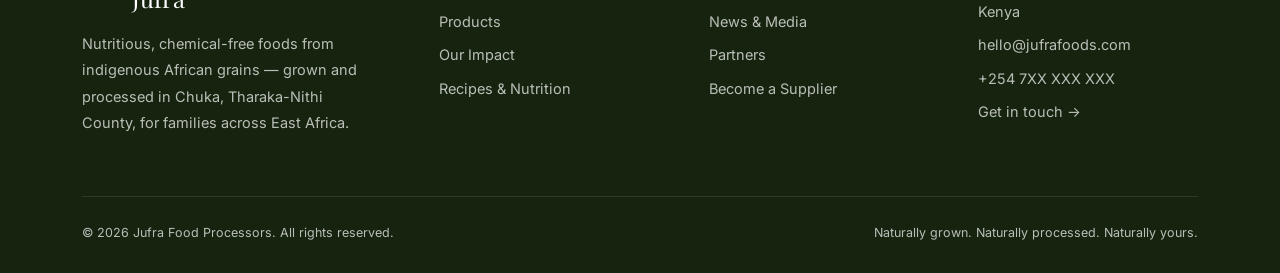
<file: news.html>
<!DOCTYPE html>
<html lang="en">
<head>
<meta charset="UTF-8">
<meta name="viewport" content="width=device-width, initial-scale=1.0">
<title>News & Media | Jufra Food Processors</title>
<meta name="description" content="Company news, recognition, events and community activities from Jufra Food Processors.">
<meta property="og:title" content="News & Media | Jufra Food Processors">
<meta property="og:description" content="Company news, recognition, events and community activities from Jufra Food Processors.">
<meta property="og:type" content="website">
<link rel="canonical" href="./">
<link rel="preconnect" href="https://fonts.googleapis.com"><link href="https://fonts.googleapis.com/css2?family=Playfair+Display:ital,wght@0,500;0,600;0,700;1,500&family=Inter:wght@400;500;600;700&family=Montserrat:wght@600;700;800&display=swap" rel="stylesheet">
<link rel="stylesheet" href="assets/css/style.css">
</head>
<body>
<header id="siteHeader">
  <div class="nav-inner">
    <a href="index.html" class="brand"><img src="assets/img/logo.png" class="brand-mark" alt="Jufra Food Processors logo"><span class="logo">Jufra<em>.</em></span></a>
    <nav class="main-nav" id="mainNav">
      <ul>
        <li><a href="index.html">Home</a></li>
        <li class="has-mega"><a href="about.html">About</a><div class="mega"><a href="about.html#story">Our Story</a><a href="about.html#mission">Mission &amp; Vision</a><a href="about.html#leadership">Leadership</a><a href="about.html#milestones">Milestones</a></div></li>
        <li class="has-mega"><a href="products.html">Products</a><div class="mega"><a href="products.html">All Products</a><a href="products.html#porridge">Porridge Flours</a><a href="products.html#composite">Composite Flours</a><a href="products.html#pure">Pure Grain Flours</a><a href="products.html#bulk">Bulk Orders</a></div></li>
        <li class="has-mega"><a href="impact.html">Impact</a><div class="mega"><a href="impact.html#community">Community Impact</a><a href="impact.html#sustainability">Sustainability</a><a href="impact.html#recognition">Recognition</a></div></li>
        <li class="has-mega"><a href="farmers.html">Farmers</a><div class="mega"><a href="farmers.html#supplier">Become a Supplier</a><a href="farmers.html#programme">Grain Buying Programme</a><a href="farmers.html#quality">Quality Standards</a><a href="farmers.html#resources">Farmer Resources</a></div></li>
        <li><a href="recipes.html">Recipes</a></li>
        <li><a href="news.html">News</a></li>
        <li><a href="partners.html">Partners</a></li>
        <li><a href="careers.html">Careers</a></li>
        <li><a href="contact.html">Contact</a></li>
      </ul>
    </nav>
    <div class="nav-cta">
      <div class="lang-switch"><button class="active">EN</button><button>KSW</button></div>
      <a href="farmers.html#supplier" class="btn btn-outline on-dark">Become a Supplier</a>
      <button class="menu-toggle" id="menuToggle" aria-label="Toggle menu"><span></span><span></span><span></span></button>
    </div>
  </div>
</header>

<section class="page-hero">
  <div class="wrap">
    <span class="breadcrumb">News &amp; Media</span>
    <h1>What's happening at Jufra</h1>
    <p>Company news, recognition, events and community activities.</p>
  </div>
</section>

<section class="products">
  <div class="wrap">
    <div class="filter-bar">
      <button class="active" data-filter="all">All</button>
      <button data-filter="news">Company News</button>
      <button data-filter="press">Recognition</button>
      <button data-filter="events">Events &amp; CSR</button>
    </div>
    <div class="news-grid">
      <div class="news-card product-card" data-category="press"><div class="news-media"></div><div class="news-body"><span class="news-date">Recognition</span><h4>Profiled by MSEA under the KJET Project</h4><p>Jufra was recognized for agro-processing, value addition and creating more than 400 youth employment opportunities.</p></div></div>
      <div class="news-card product-card" data-category="news"><div class="news-media"></div><div class="news-body"><span class="news-date">Company News</span><h4>Nzima Composite Flour launches in 1Kg packs</h4><p>A new everyday cooking and baking flour joins the Jufra product family.</p></div></div>
      <div class="news-card product-card" data-category="events"><div class="news-media"></div><div class="news-body"><span class="news-date">Community</span><h4>Farmer training day in Tharaka-Nithi</h4><p>Another cohort of smallholder farmers joins the Jufra grain buying programme.</p></div></div>
      <div class="news-card product-card" data-category="events"><div class="news-media"></div><div class="news-body"><span class="news-date">Site Visit</span><h4>Partners tour the Jufra processing facility</h4><p>Visitors get a close look at the milling and packaging line in Chuka.</p></div></div>
      <div class="news-card product-card" data-category="news"><div class="news-media"></div><div class="news-body"><span class="news-date">Company News</span><h4>Delight Uji Mix Sour joins the porridge range</h4><p>A traditionally fermented option brings back a familiar tangy flavor.</p></div></div>
      <div class="news-card product-card" data-category="events"><div class="news-media"></div><div class="news-body"><span class="news-date">Community</span><h4>Community outreach on grain nutrition</h4><p>Jufra staff meet with local groups to talk indigenous grains and nutrition.</p></div></div>
    </div>
  </div>
</section>
<footer>
  <div class="wrap">
    <div class="footer-grid">
      <div>
        <div class="footer-logo brand"><img src="assets/img/logo.png" alt="Jufra Food Processors" style="height:40px;margin-bottom:14px;"><br>Jufra<em>.</em></div>
        <p style="max-width:32ch; font-size:14.5px; color:rgba(255,255,255,.7);">Nutritious, chemical-free foods from indigenous African grains — grown and processed in Chuka, Tharaka-Nithi County, for families across East Africa.</p>
      </div>
      <div>
        <h4>Explore</h4>
        <ul><li><a href="about.html">About Jufra</a></li><li><a href="products.html">Products</a></li><li><a href="impact.html">Our Impact</a></li><li><a href="recipes.html">Recipes &amp; Nutrition</a></li></ul>
      </div>
      <div>
        <h4>Company</h4>
        <ul><li><a href="careers.html">Careers</a></li><li><a href="news.html">News &amp; Media</a></li><li><a href="partners.html">Partners</a></li><li><a href="farmers.html">Become a Supplier</a></li></ul>
      </div>
      <div>
        <h4>Contact</h4>
        <ul><li>Chuka, Tharaka-Nithi County, Kenya</li><li>hello@jufrafoods.com</li><li>+254 7XX XXX XXX</li><li><a href="contact.html">Get in touch &rarr;</a></li></ul>
      </div>
    </div>
    <div class="footer-bottom">
      <span>&copy; 2026 Jufra Food Processors. All rights reserved.</span>
      <span>Naturally grown. Naturally processed. Naturally yours.</span>
    </div>
  </div>
</footer>

<div class="floating-wa" title="Chat on WhatsApp">
  <svg width="26" height="26" viewBox="0 0 24 24" fill="white"><path d="M17.5 14.4c-.3-.2-1.8-.9-2-1-.3-.1-.5-.1-.7.1-.2.3-.8 1-.9 1.1-.2.2-.3.2-.6.1-.3-.2-1.2-.5-2.3-1.5-.9-.8-1.4-1.7-1.6-2-.2-.3 0-.5.1-.6.1-.1.3-.3.4-.5.1-.1.2-.3.3-.5.1-.2 0-.4 0-.5-.1-.1-.7-1.6-.9-2.2-.2-.6-.5-.5-.7-.5h-.6c-.2 0-.5.1-.8.4-.3.3-1 1-1 2.4 0 1.4 1 2.8 1.2 3 .1.2 2 3.1 4.9 4.3.7.3 1.2.5 1.6.6.7.2 1.3.2 1.8.1.5-.1 1.8-.7 2-1.4.3-.7.3-1.3.2-1.4 0-.1-.2-.2-.5-.3z"/><path d="M12 2a10 10 0 00-8.5 15.2L2 22l4.9-1.3A10 10 0 1012 2zm0 18.2a8.2 8.2 0 01-4.2-1.1l-.3-.2-3 .8.8-2.9-.2-.3A8.2 8.2 0 1120.2 12 8.2 8.2 0 0112 20.2z"/></svg>
</div>
<div class="back-top" id="backTop" title="Back to top">&uarr;</div>

<div class="cookie-banner" id="cookieBanner">
  We use cookies to improve your experience on this site. By continuing to browse, you agree to our use of cookies.
  <br><button class="btn btn-primary" id="cookieAccept">Got it</button>
</div>

<script src="assets/js/main.js"></script>
</body>
</html>
</file>
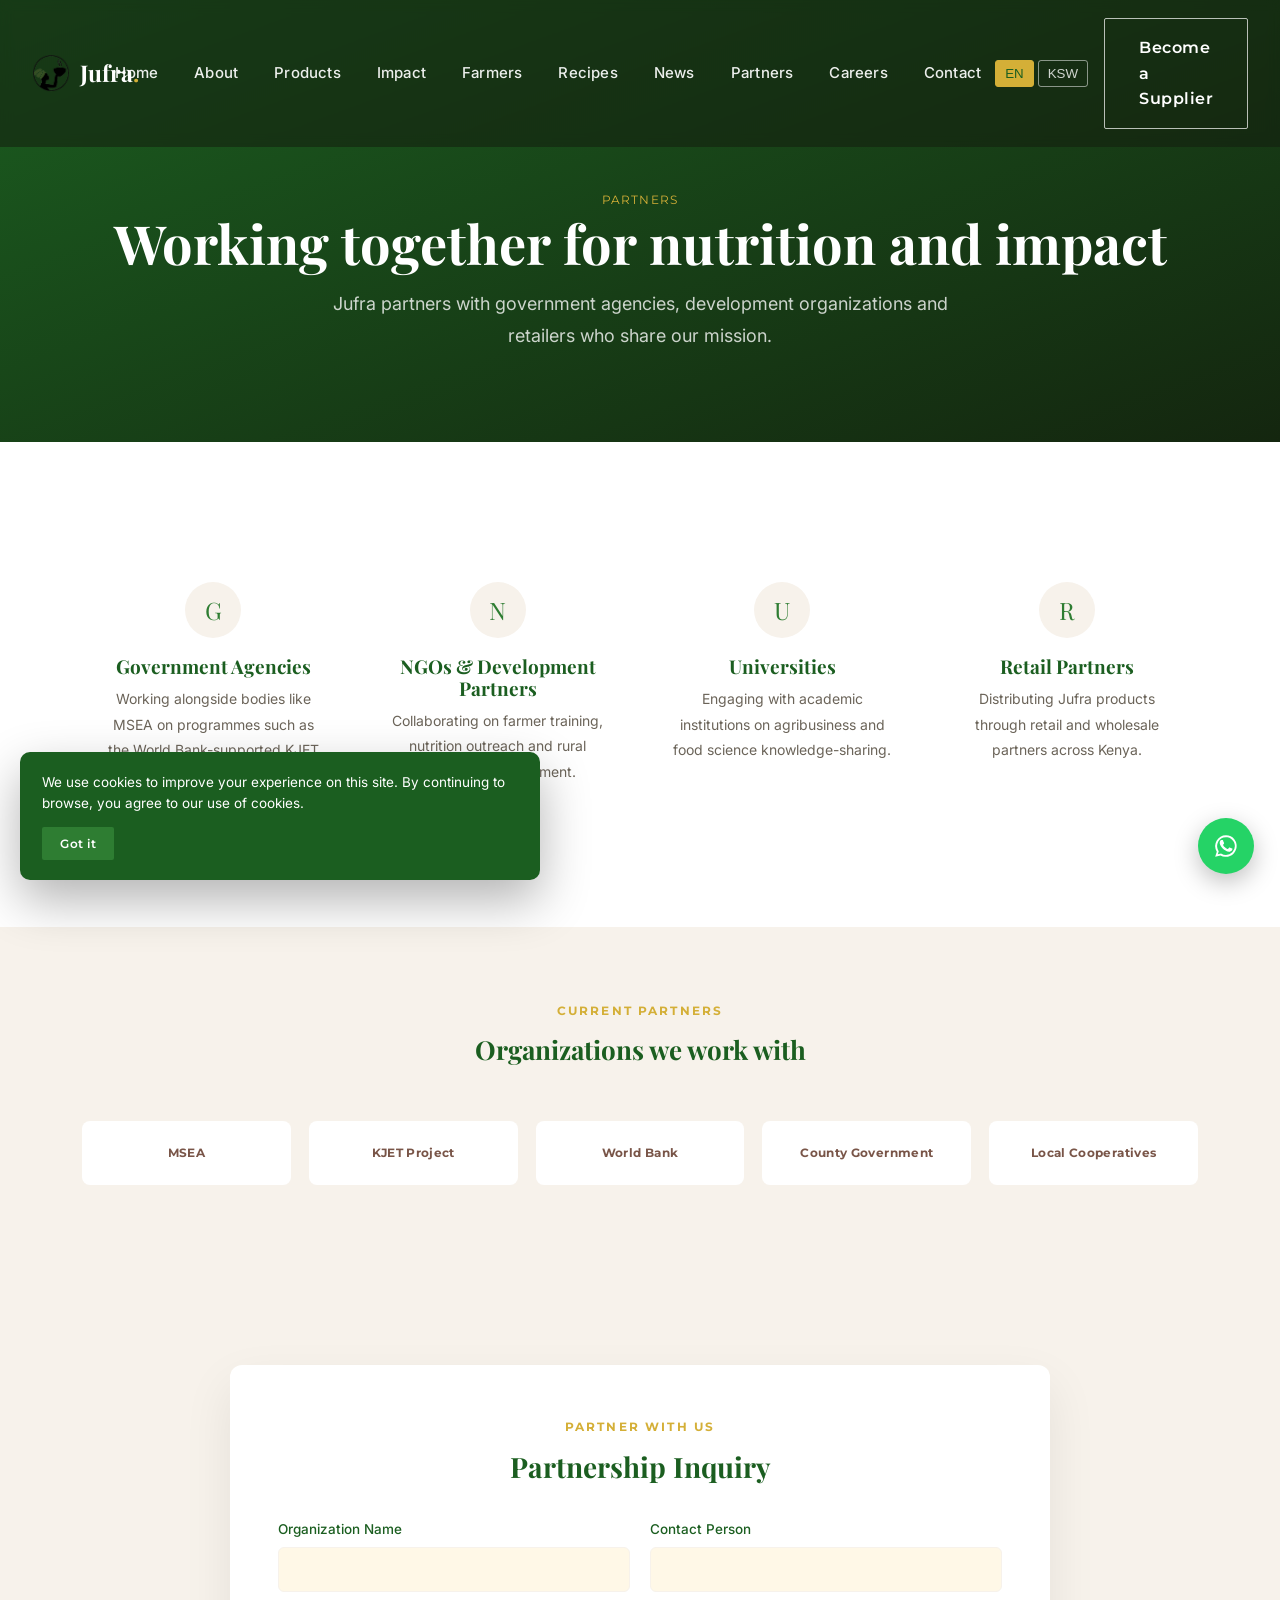
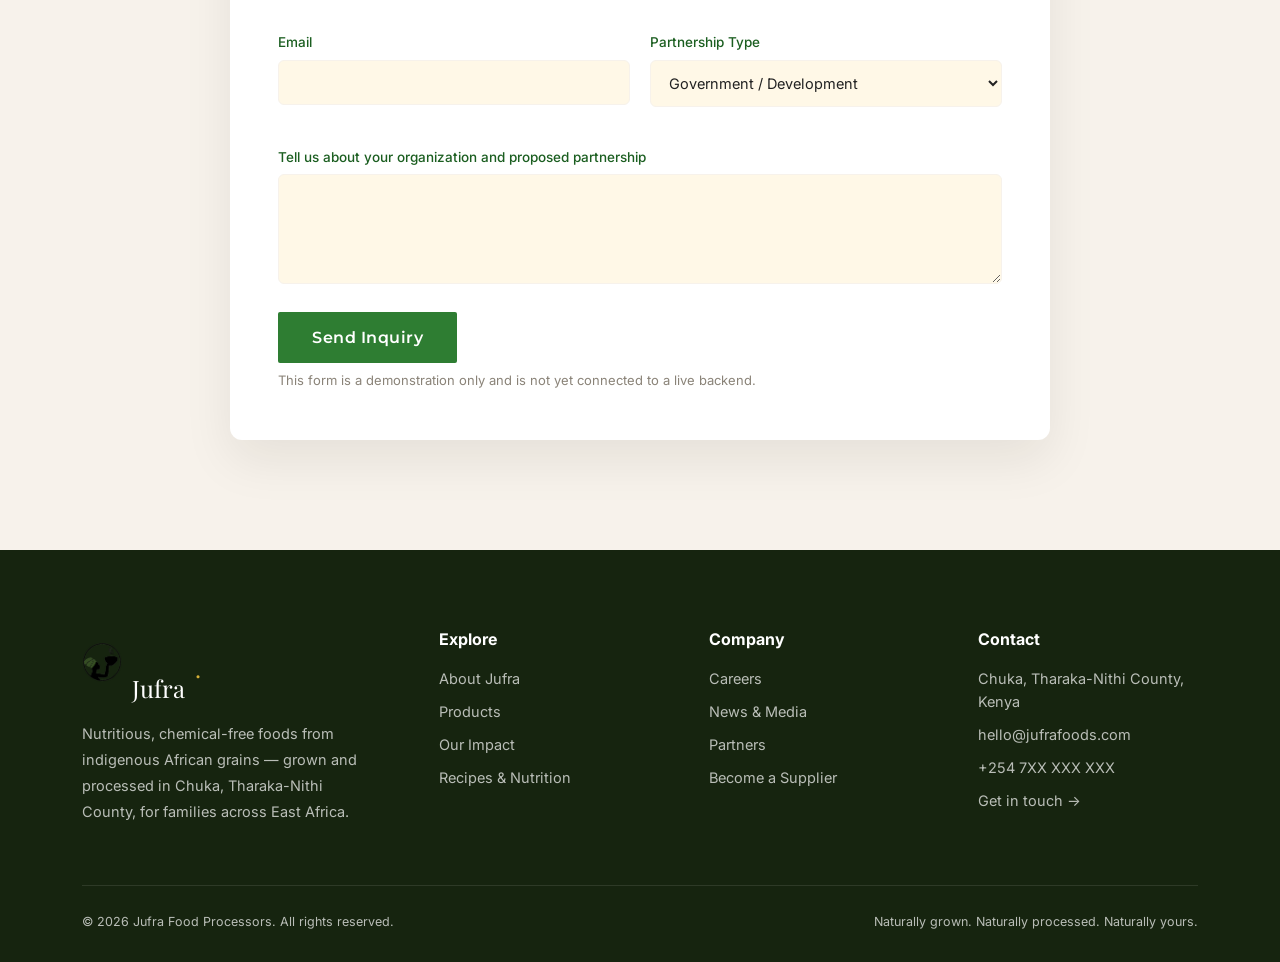
<file: partners.html>
<!DOCTYPE html>
<html lang="en">
<head>
<meta charset="UTF-8">
<meta name="viewport" content="width=device-width, initial-scale=1.0">
<title>Partners | Jufra Food Processors</title>
<meta name="description" content="Jufra's partnerships with government agencies, NGOs, universities and retail partners.">
<meta property="og:title" content="Partners | Jufra Food Processors">
<meta property="og:description" content="Jufra's partnerships with government agencies, NGOs, universities and retail partners.">
<meta property="og:type" content="website">
<link rel="canonical" href="./">
<link rel="preconnect" href="https://fonts.googleapis.com"><link href="https://fonts.googleapis.com/css2?family=Playfair+Display:ital,wght@0,500;0,600;0,700;1,500&family=Inter:wght@400;500;600;700&family=Montserrat:wght@600;700;800&display=swap" rel="stylesheet">
<link rel="stylesheet" href="assets/css/style.css">
</head>
<body>
<header id="siteHeader">
  <div class="nav-inner">
    <a href="index.html" class="brand"><img src="assets/img/logo.png" class="brand-mark" alt="Jufra Food Processors logo"><span class="logo">Jufra<em>.</em></span></a>
    <nav class="main-nav" id="mainNav">
      <ul>
        <li><a href="index.html">Home</a></li>
        <li class="has-mega"><a href="about.html">About</a><div class="mega"><a href="about.html#story">Our Story</a><a href="about.html#mission">Mission &amp; Vision</a><a href="about.html#leadership">Leadership</a><a href="about.html#milestones">Milestones</a></div></li>
        <li class="has-mega"><a href="products.html">Products</a><div class="mega"><a href="products.html">All Products</a><a href="products.html#porridge">Porridge Flours</a><a href="products.html#composite">Composite Flours</a><a href="products.html#pure">Pure Grain Flours</a><a href="products.html#bulk">Bulk Orders</a></div></li>
        <li class="has-mega"><a href="impact.html">Impact</a><div class="mega"><a href="impact.html#community">Community Impact</a><a href="impact.html#sustainability">Sustainability</a><a href="impact.html#recognition">Recognition</a></div></li>
        <li class="has-mega"><a href="farmers.html">Farmers</a><div class="mega"><a href="farmers.html#supplier">Become a Supplier</a><a href="farmers.html#programme">Grain Buying Programme</a><a href="farmers.html#quality">Quality Standards</a><a href="farmers.html#resources">Farmer Resources</a></div></li>
        <li><a href="recipes.html">Recipes</a></li>
        <li><a href="news.html">News</a></li>
        <li><a href="partners.html">Partners</a></li>
        <li><a href="careers.html">Careers</a></li>
        <li><a href="contact.html">Contact</a></li>
      </ul>
    </nav>
    <div class="nav-cta">
      <div class="lang-switch"><button class="active">EN</button><button>KSW</button></div>
      <a href="farmers.html#supplier" class="btn btn-outline on-dark">Become a Supplier</a>
      <button class="menu-toggle" id="menuToggle" aria-label="Toggle menu"><span></span><span></span><span></span></button>
    </div>
  </div>
</header>

<section class="page-hero">
  <div class="wrap">
    <span class="breadcrumb">Partners</span>
    <h1>Working together for nutrition and impact</h1>
    <p>Jufra partners with government agencies, development organizations and retailers who share our mission.</p>
  </div>
</section>

<section class="products">
  <div class="wrap">
    <div class="values-grid">
      <div class="value-card"><div class="icon">G</div><h4>Government Agencies</h4><p>Working alongside bodies like MSEA on programmes such as the World Bank-supported KJET Project.</p></div>
      <div class="value-card"><div class="icon">N</div><h4>NGOs &amp; Development Partners</h4><p>Collaborating on farmer training, nutrition outreach and rural economic development.</p></div>
      <div class="value-card"><div class="icon">U</div><h4>Universities</h4><p>Engaging with academic institutions on agribusiness and food science knowledge-sharing.</p></div>
      <div class="value-card"><div class="icon">R</div><h4>Retail Partners</h4><p>Distributing Jufra products through retail and wholesale partners across Kenya.</p></div>
    </div>
  </div>
</section>

<section class="partners-strip">
  <div class="wrap">
    <div class="sec-head center"><span class="eyebrow">Current Partners</span><h2 style="font-size:26px;">Organizations we work with</h2></div>
    <div class="partner-logos">
      <div>MSEA</div><div>KJET Project</div><div>World Bank</div><div>County Government</div><div>Local Cooperatives</div>
    </div>
  </div>
</section>

<section class="grains">
  <div class="wrap">
    <div class="form-card" style="max-width:820px;margin:0 auto;">
      <div class="sec-head center" style="margin-bottom:36px;">
        <span class="eyebrow">Partner With Us</span>
        <h2 style="font-size:28px;">Partnership Inquiry</h2>
      </div>
      <form data-demo-form>
        <div class="form-grid">
          <div class="form-field"><label>Organization Name</label><input type="text" required></div>
          <div class="form-field"><label>Contact Person</label><input type="text" required></div>
          <div class="form-field"><label>Email</label><input type="email" required></div>
          <div class="form-field"><label>Partnership Type</label>
            <select><option>Government / Development</option><option>NGO</option><option>Academic / University</option><option>Retail / Distribution</option><option>Other</option></select>
          </div>
          <div class="form-field full"><label>Tell us about your organization and proposed partnership</label><textarea required></textarea></div>
        </div>
        <button class="btn btn-primary" type="submit">Send Inquiry</button>
        <p class="form-success" style="display:none;margin-top:14px;color:var(--green);">Thank you — our partnerships team will be in touch.</p>
        <p class="form-note">This form is a demonstration only and is not yet connected to a live backend.</p>
      </form>
    </div>
  </div>
</section>
<footer>
  <div class="wrap">
    <div class="footer-grid">
      <div>
        <div class="footer-logo brand"><img src="assets/img/logo.png" alt="Jufra Food Processors" style="height:40px;margin-bottom:14px;"><br>Jufra<em>.</em></div>
        <p style="max-width:32ch; font-size:14.5px; color:rgba(255,255,255,.7);">Nutritious, chemical-free foods from indigenous African grains — grown and processed in Chuka, Tharaka-Nithi County, for families across East Africa.</p>
      </div>
      <div>
        <h4>Explore</h4>
        <ul><li><a href="about.html">About Jufra</a></li><li><a href="products.html">Products</a></li><li><a href="impact.html">Our Impact</a></li><li><a href="recipes.html">Recipes &amp; Nutrition</a></li></ul>
      </div>
      <div>
        <h4>Company</h4>
        <ul><li><a href="careers.html">Careers</a></li><li><a href="news.html">News &amp; Media</a></li><li><a href="partners.html">Partners</a></li><li><a href="farmers.html">Become a Supplier</a></li></ul>
      </div>
      <div>
        <h4>Contact</h4>
        <ul><li>Chuka, Tharaka-Nithi County, Kenya</li><li>hello@jufrafoods.com</li><li>+254 7XX XXX XXX</li><li><a href="contact.html">Get in touch &rarr;</a></li></ul>
      </div>
    </div>
    <div class="footer-bottom">
      <span>&copy; 2026 Jufra Food Processors. All rights reserved.</span>
      <span>Naturally grown. Naturally processed. Naturally yours.</span>
    </div>
  </div>
</footer>

<div class="floating-wa" title="Chat on WhatsApp">
  <svg width="26" height="26" viewBox="0 0 24 24" fill="white"><path d="M17.5 14.4c-.3-.2-1.8-.9-2-1-.3-.1-.5-.1-.7.1-.2.3-.8 1-.9 1.1-.2.2-.3.2-.6.1-.3-.2-1.2-.5-2.3-1.5-.9-.8-1.4-1.7-1.6-2-.2-.3 0-.5.1-.6.1-.1.3-.3.4-.5.1-.1.2-.3.3-.5.1-.2 0-.4 0-.5-.1-.1-.7-1.6-.9-2.2-.2-.6-.5-.5-.7-.5h-.6c-.2 0-.5.1-.8.4-.3.3-1 1-1 2.4 0 1.4 1 2.8 1.2 3 .1.2 2 3.1 4.9 4.3.7.3 1.2.5 1.6.6.7.2 1.3.2 1.8.1.5-.1 1.8-.7 2-1.4.3-.7.3-1.3.2-1.4 0-.1-.2-.2-.5-.3z"/><path d="M12 2a10 10 0 00-8.5 15.2L2 22l4.9-1.3A10 10 0 1012 2zm0 18.2a8.2 8.2 0 01-4.2-1.1l-.3-.2-3 .8.8-2.9-.2-.3A8.2 8.2 0 1120.2 12 8.2 8.2 0 0112 20.2z"/></svg>
</div>
<div class="back-top" id="backTop" title="Back to top">&uarr;</div>

<div class="cookie-banner" id="cookieBanner">
  We use cookies to improve your experience on this site. By continuing to browse, you agree to our use of cookies.
  <br><button class="btn btn-primary" id="cookieAccept">Got it</button>
</div>

<script src="assets/js/main.js"></script>
</body>
</html>
</file>
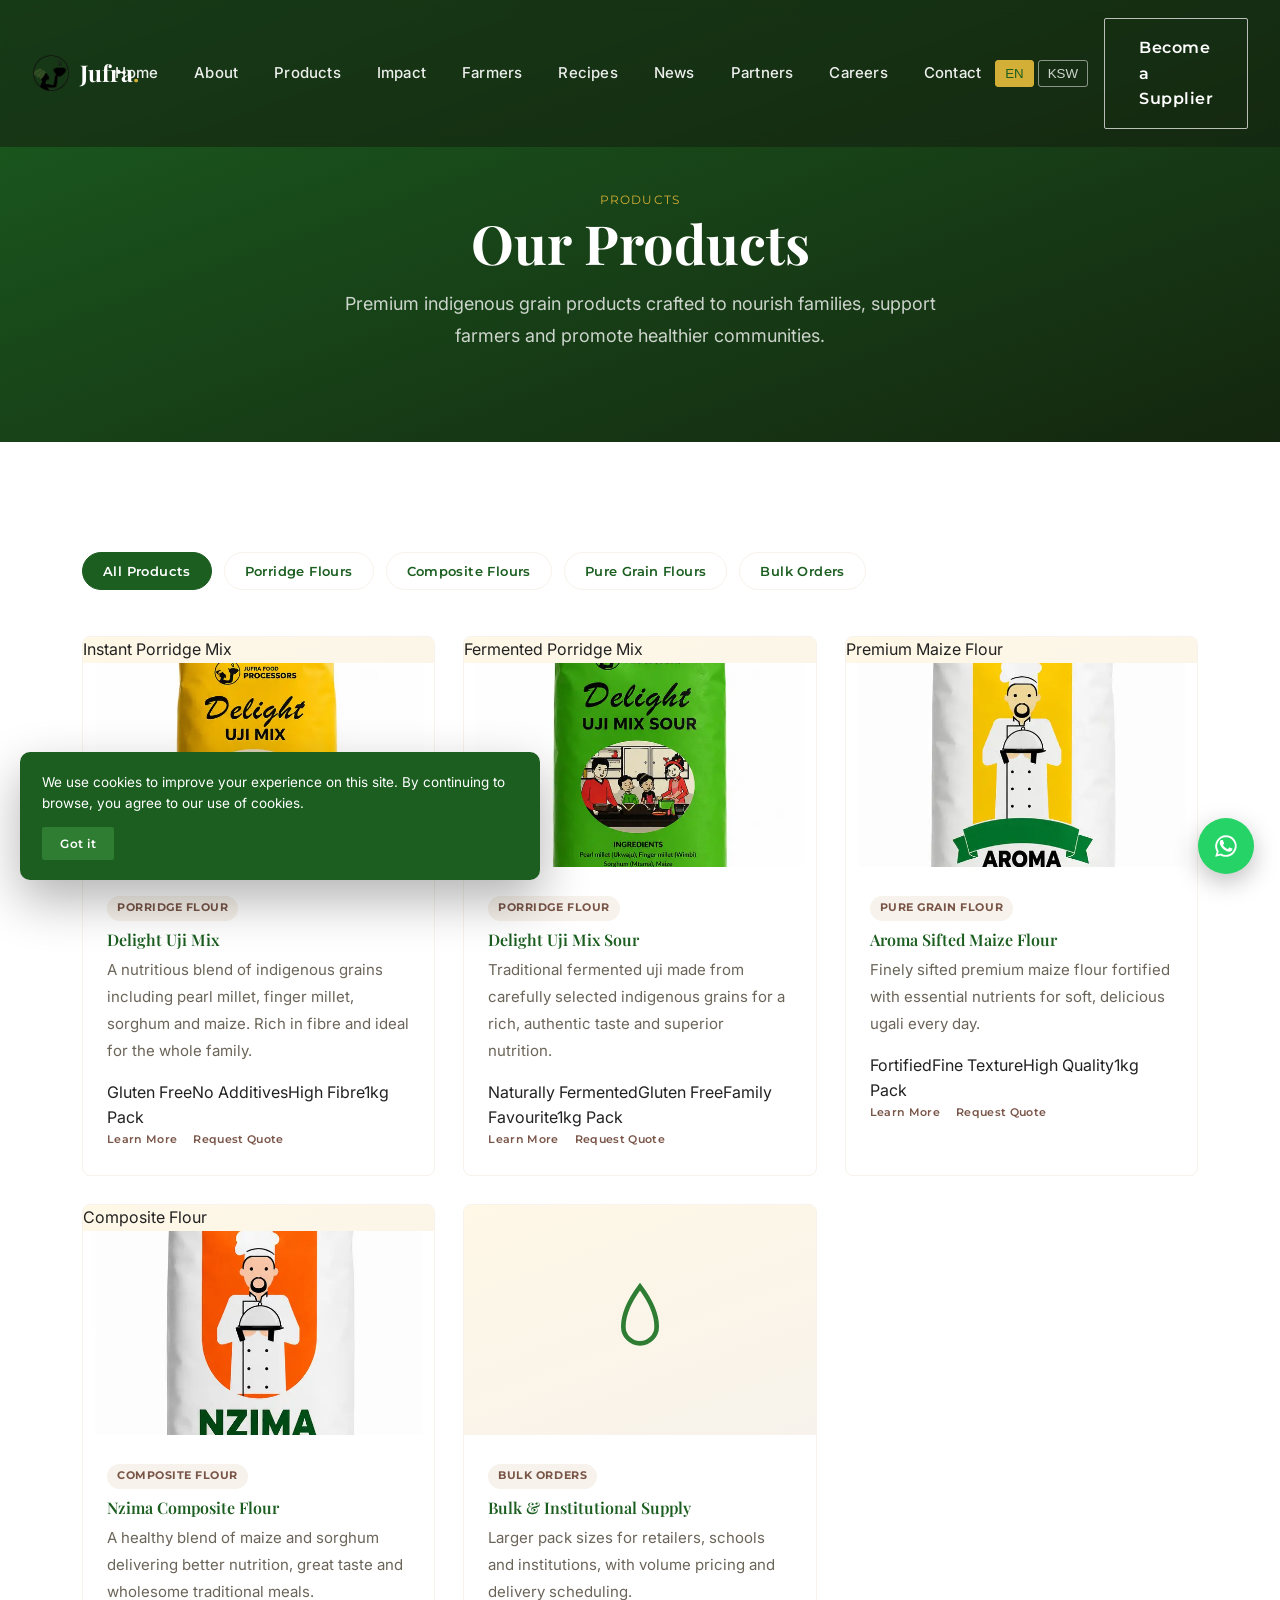
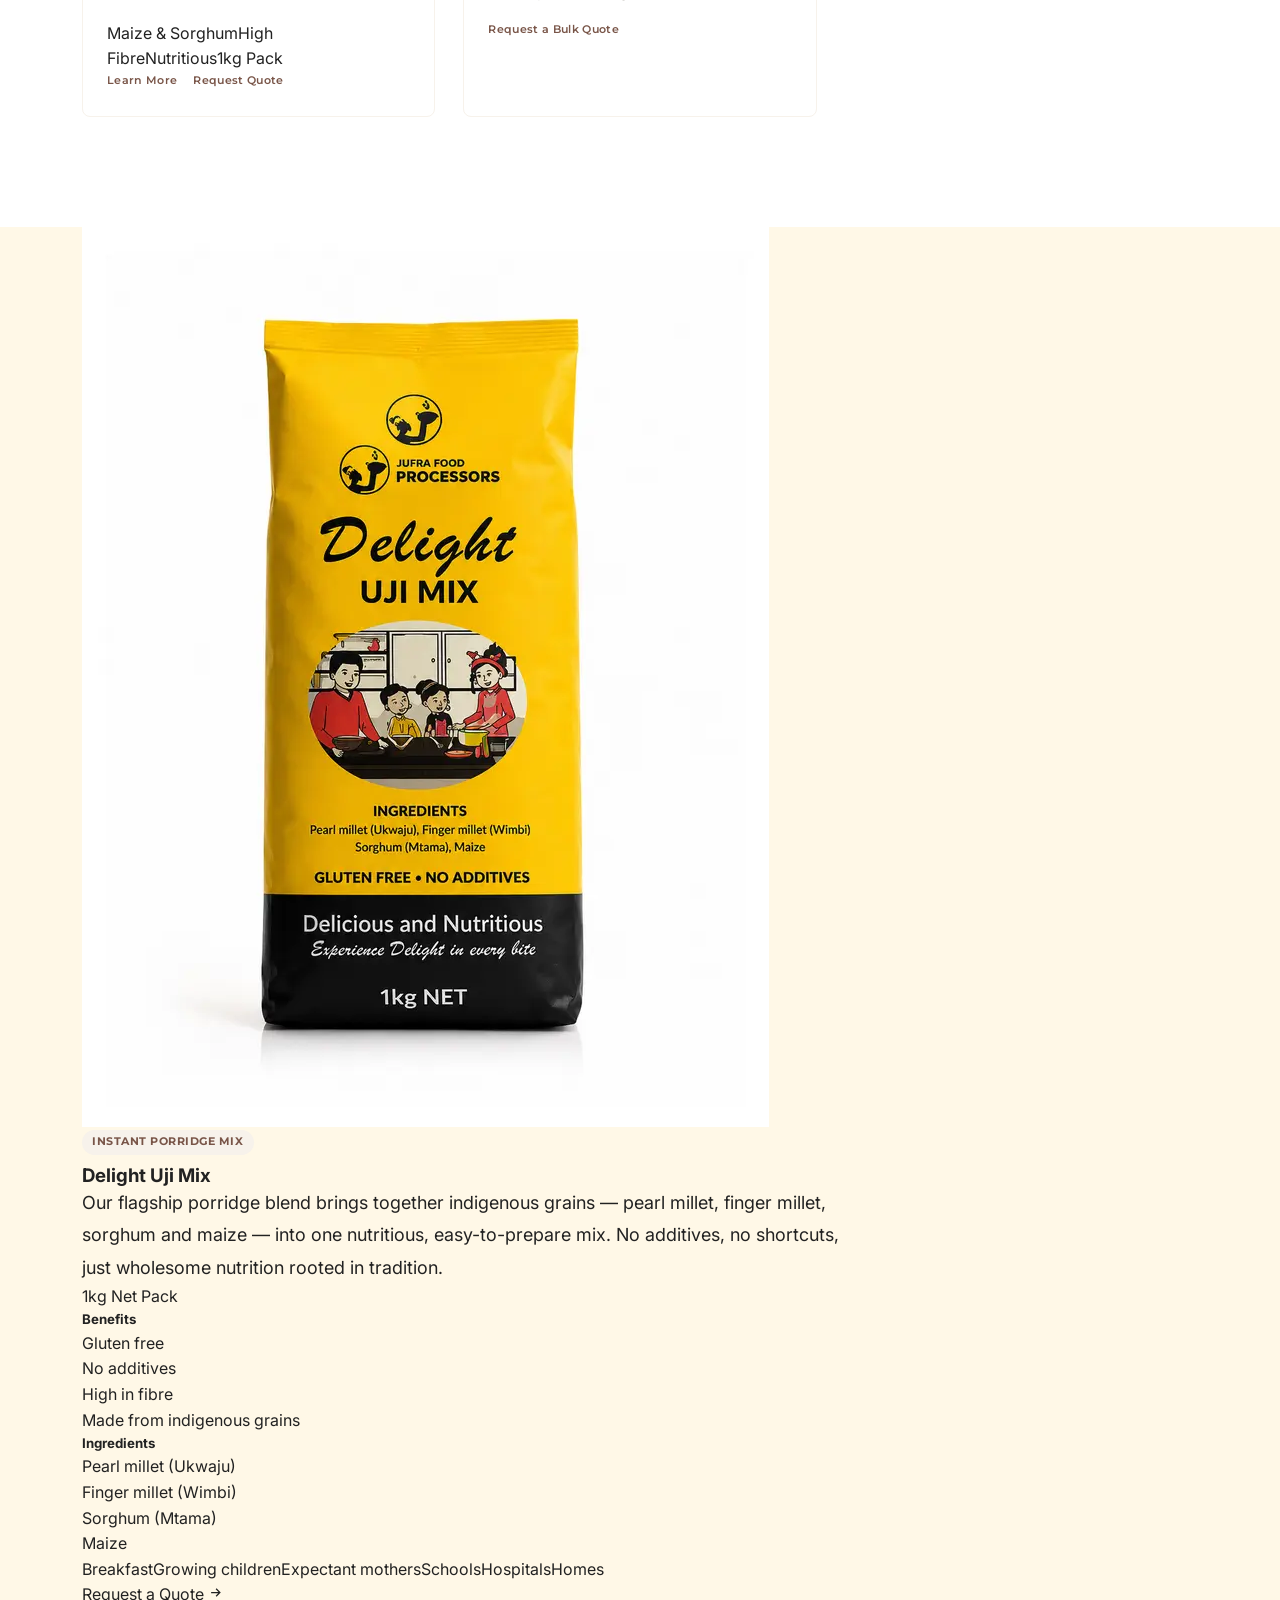
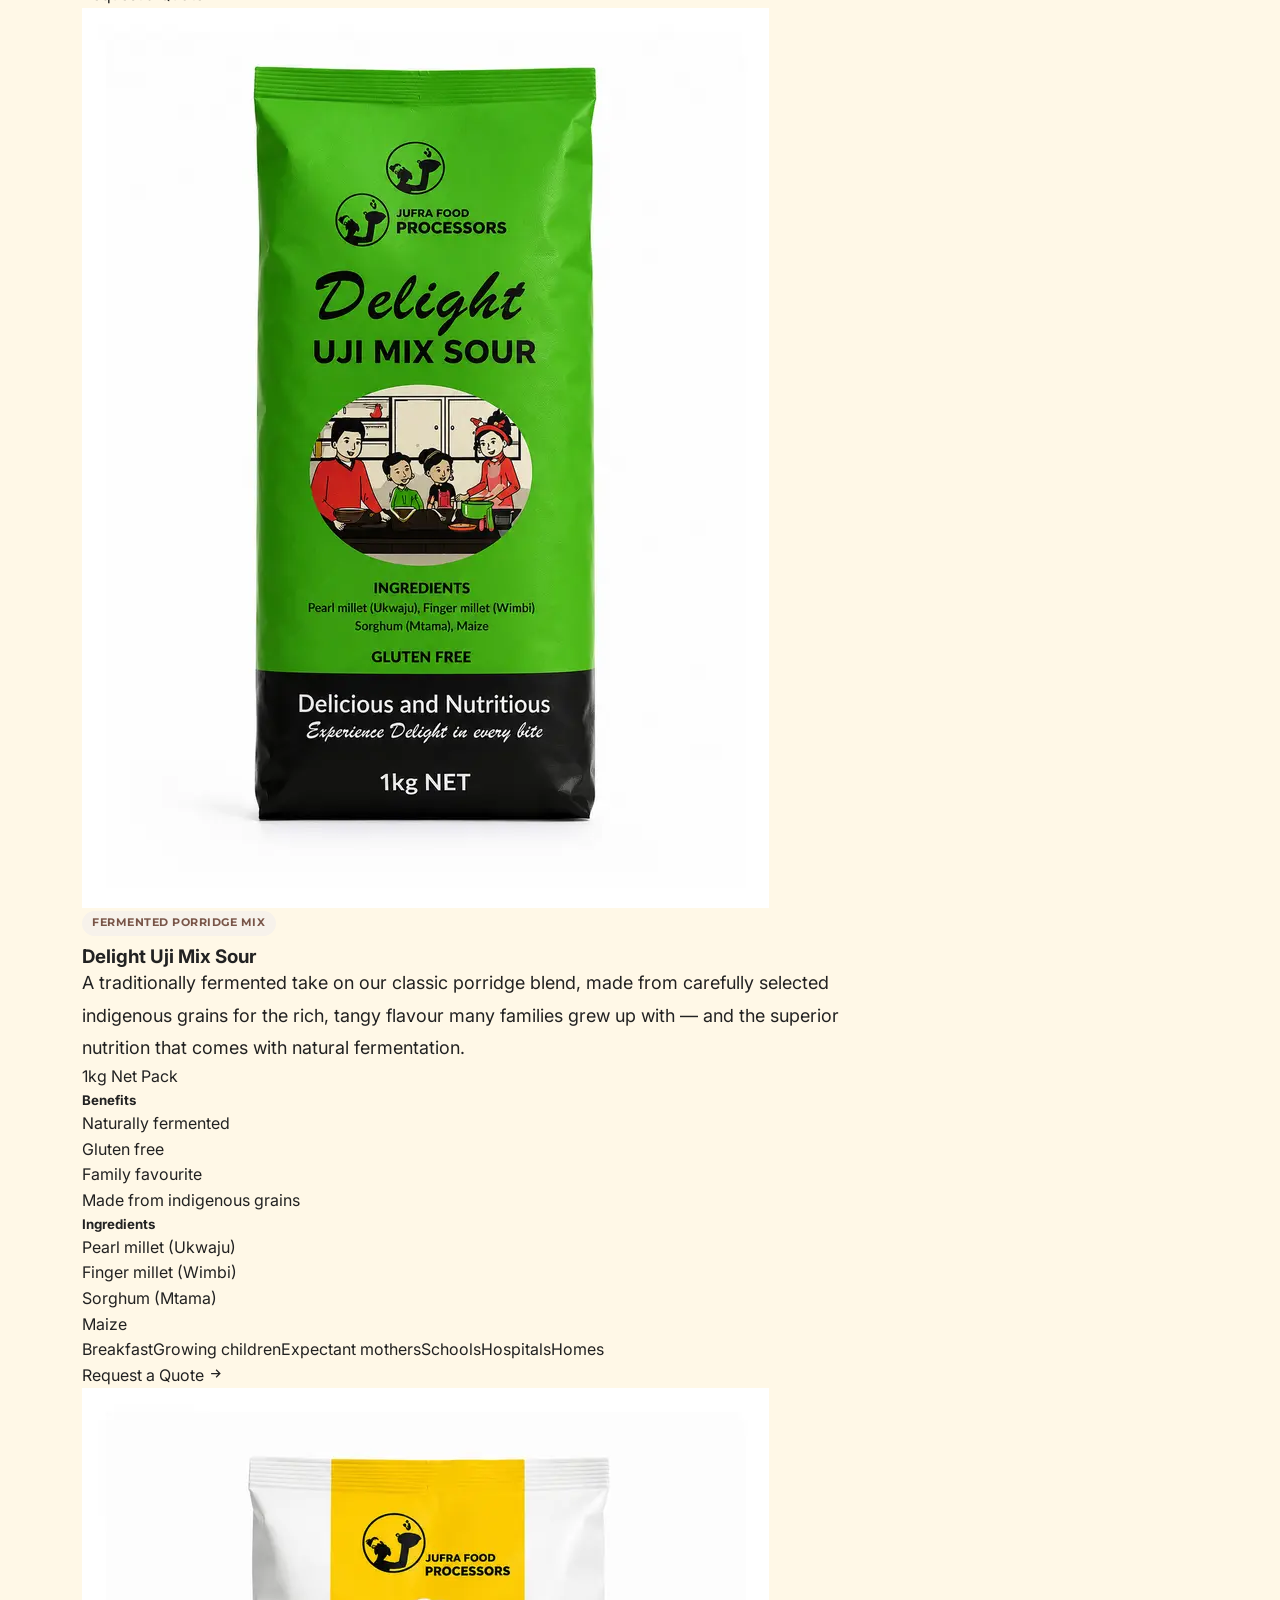
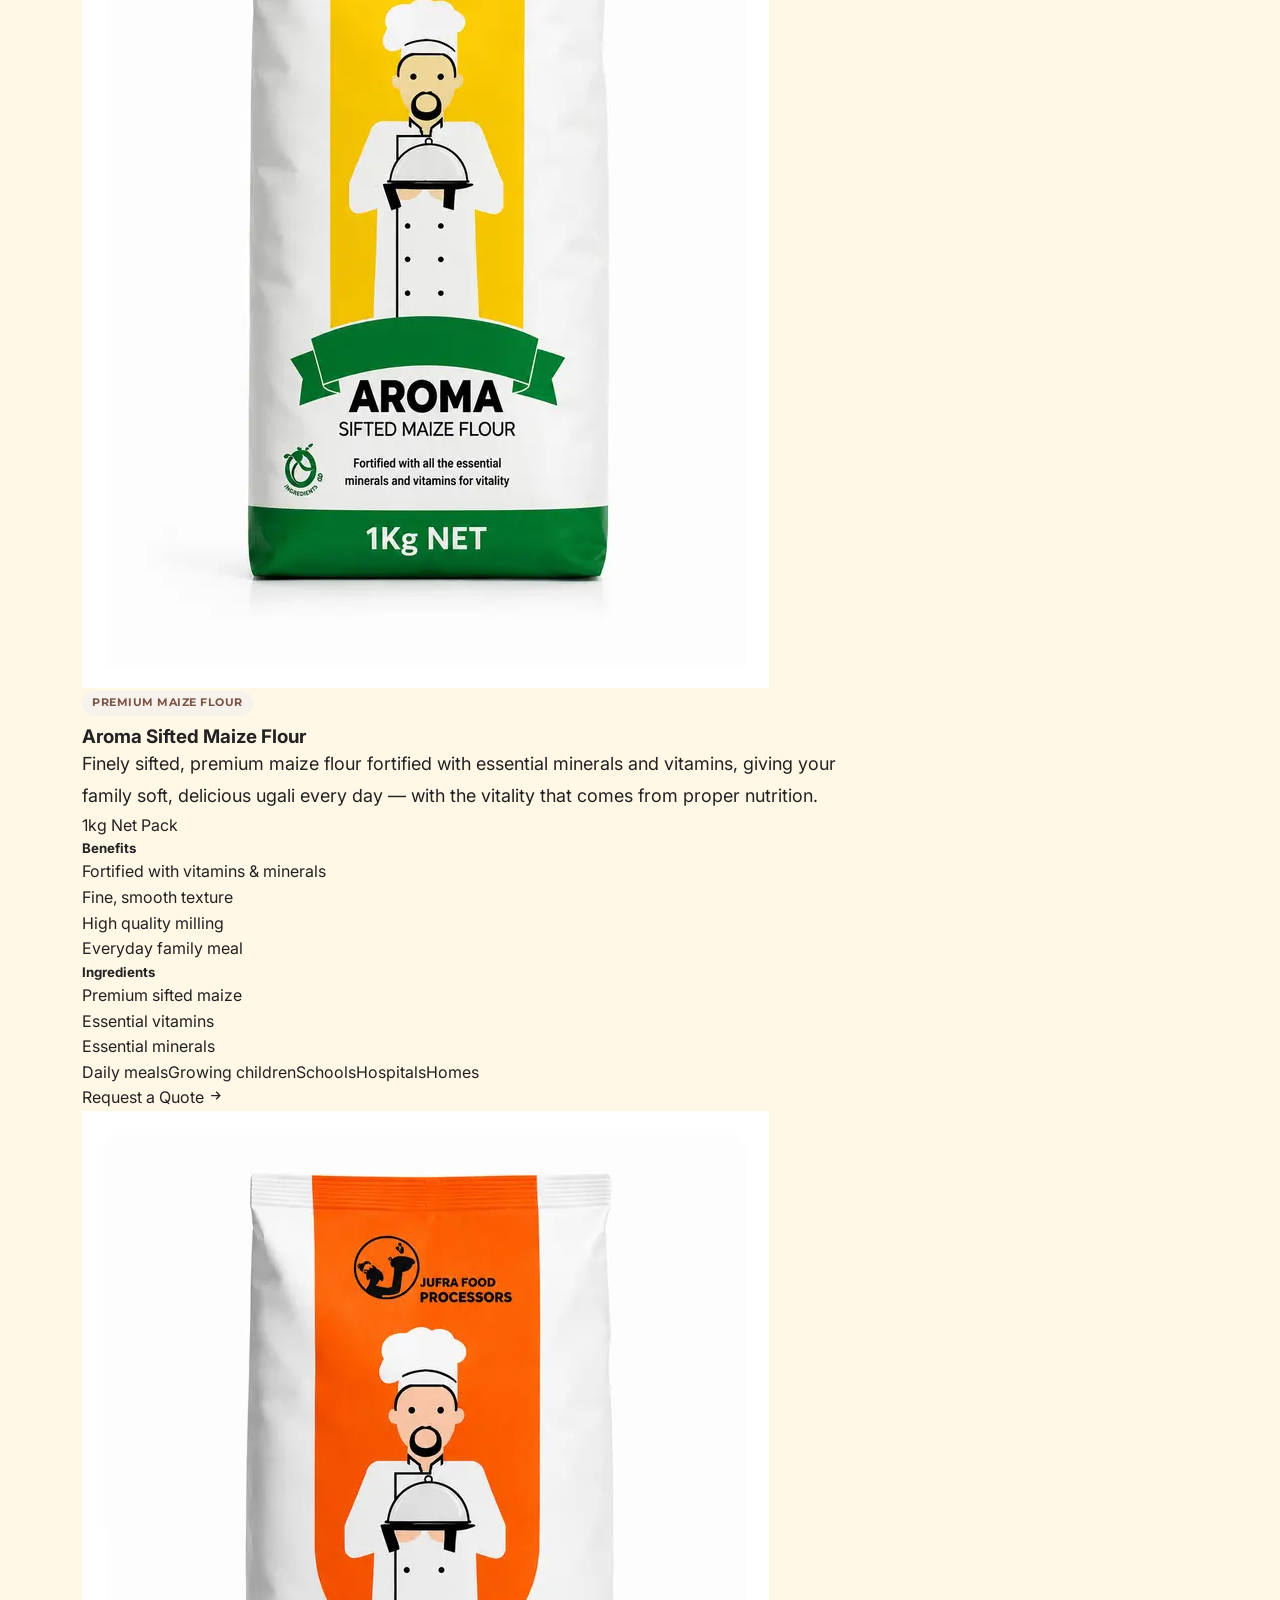
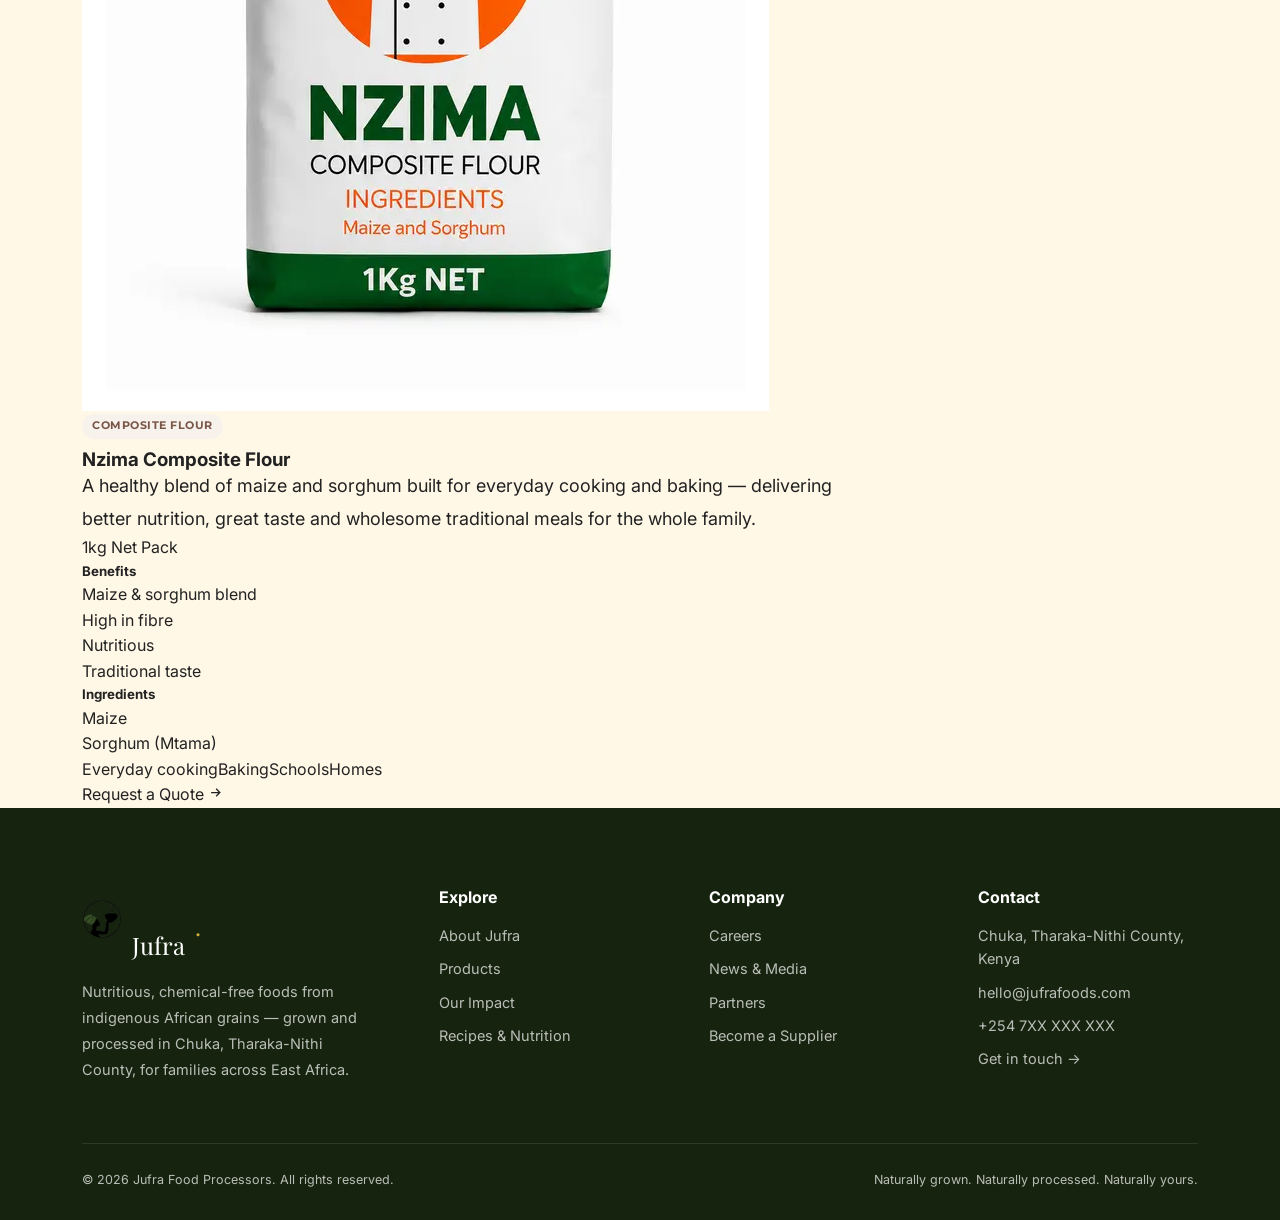
<file: products.html>
<!DOCTYPE html>
<html lang="en">
<head>
<meta charset="UTF-8">
<meta name="viewport" content="width=device-width, initial-scale=1.0">
<title>Products | Jufra Food Processors</title>
<meta name="description" content="Explore Jufra's porridge, composite and pure grain flours, made from sorghum, millet and amaranth.">
<meta property="og:title" content="Products | Jufra Food Processors">
<meta property="og:description" content="Explore Jufra's porridge, composite and pure grain flours, made from sorghum, millet and amaranth.">
<meta property="og:type" content="website">
<link rel="canonical" href="./">
<link rel="preconnect" href="https://fonts.googleapis.com"><link href="https://fonts.googleapis.com/css2?family=Playfair+Display:ital,wght@0,500;0,600;0,700;1,500&family=Inter:wght@400;500;600;700&family=Montserrat:wght@600;700;800&display=swap" rel="stylesheet">
<link rel="stylesheet" href="assets/css/style.css">
</head>
<body>
<header id="siteHeader">
  <div class="nav-inner">
    <a href="index.html" class="brand"><img src="assets/img/logo.png" class="brand-mark" alt="Jufra Food Processors logo"><span class="logo">Jufra<em>.</em></span></a>
    <nav class="main-nav" id="mainNav">
      <ul>
        <li><a href="index.html">Home</a></li>
        <li class="has-mega"><a href="about.html">About</a><div class="mega"><a href="about.html#story">Our Story</a><a href="about.html#mission">Mission &amp; Vision</a><a href="about.html#leadership">Leadership</a><a href="about.html#milestones">Milestones</a></div></li>
        <li class="has-mega"><a href="products.html">Products</a><div class="mega"><a href="products.html">All Products</a><a href="products.html#porridge">Porridge Flours</a><a href="products.html#composite">Composite Flours</a><a href="products.html#pure">Pure Grain Flours</a><a href="products.html#bulk">Bulk Orders</a></div></li>
        <li class="has-mega"><a href="impact.html">Impact</a><div class="mega"><a href="impact.html#community">Community Impact</a><a href="impact.html#sustainability">Sustainability</a><a href="impact.html#recognition">Recognition</a></div></li>
        <li class="has-mega"><a href="farmers.html">Farmers</a><div class="mega"><a href="farmers.html#supplier">Become a Supplier</a><a href="farmers.html#programme">Grain Buying Programme</a><a href="farmers.html#quality">Quality Standards</a><a href="farmers.html#resources">Farmer Resources</a></div></li>
        <li><a href="recipes.html">Recipes</a></li>
        <li><a href="news.html">News</a></li>
        <li><a href="partners.html">Partners</a></li>
        <li><a href="careers.html">Careers</a></li>
        <li><a href="contact.html">Contact</a></li>
      </ul>
    </nav>
    <div class="nav-cta">
      <div class="lang-switch"><button class="active">EN</button><button>KSW</button></div>
      <a href="farmers.html#supplier" class="btn btn-outline on-dark">Become a Supplier</a>
      <button class="menu-toggle" id="menuToggle" aria-label="Toggle menu"><span></span><span></span><span></span></button>
    </div>
  </div>
</header>

<section class="page-hero">
  <div class="wrap">
    <span class="breadcrumb">Products</span>
    <h1>Our Products</h1>
    <p>Premium indigenous grain products crafted to nourish families, support farmers and promote healthier communities.</p>
  </div>
</section>

<section class="products">
  <div class="wrap">
    <div class="filter-bar">
      <button class="active" data-filter="all">All Products</button>
      <button data-filter="porridge">Porridge Flours</button>
      <button data-filter="composite">Composite Flours</button>
      <button data-filter="pure">Pure Grain Flours</button>
      <button data-filter="bulk">Bulk Orders</button>
    </div>
    <div class="product-grid" id="porridge">

      <div class="product-card" data-category="porridge">
        <div class="product-media">
          <span class="product-badge">Instant Porridge Mix</span>
          <picture><source srcset="assets/products/delight-uji-mix.webp" type="image/webp"><img src="assets/products/delight-uji-mix.png" loading="lazy" alt="Jufra Delight Uji Mix 1kg pack"></picture>
        </div>
        <div class="product-body">
          <span class="product-tag">Porridge Flour</span>
          <h4>Delight Uji Mix</h4>
          <p>A nutritious blend of indigenous grains including pearl millet, finger millet, sorghum and maize. Rich in fibre and ideal for the whole family.</p>
          <div class="product-chips"><span>Gluten Free</span><span>No Additives</span><span>High Fibre</span><span>1kg Pack</span></div>
          <div class="product-links"><a href="#delight-uji-mix">Learn More</a><a href="contact.html#quote">Request Quote</a></div>
        </div>
      </div>

      <div class="product-card" data-category="porridge">
        <div class="product-media">
          <span class="product-badge">Fermented Porridge Mix</span>
          <picture><source srcset="assets/products/delight-uji-mix-sour.webp" type="image/webp"><img src="assets/products/delight-uji-mix-sour.png" loading="lazy" alt="Jufra Delight Uji Mix Sour 1kg pack"></picture>
        </div>
        <div class="product-body">
          <span class="product-tag">Porridge Flour</span>
          <h4>Delight Uji Mix Sour</h4>
          <p>Traditional fermented uji made from carefully selected indigenous grains for a rich, authentic taste and superior nutrition.</p>
          <div class="product-chips"><span>Naturally Fermented</span><span>Gluten Free</span><span>Family Favourite</span><span>1kg Pack</span></div>
          <div class="product-links"><a href="#delight-uji-mix-sour">Learn More</a><a href="contact.html#quote">Request Quote</a></div>
        </div>
      </div>

      <div class="product-card" data-category="pure" id="pure">
        <div class="product-media">
          <span class="product-badge">Premium Maize Flour</span>
          <picture><source srcset="assets/products/aroma-maize-flour.webp" type="image/webp"><img src="assets/products/aroma-maize-flour.png" loading="lazy" alt="Aroma Sifted Maize Flour 1kg pack"></picture>
        </div>
        <div class="product-body">
          <span class="product-tag">Pure Grain Flour</span>
          <h4>Aroma Sifted Maize Flour</h4>
          <p>Finely sifted premium maize flour fortified with essential nutrients for soft, delicious ugali every day.</p>
          <div class="product-chips"><span>Fortified</span><span>Fine Texture</span><span>High Quality</span><span>1kg Pack</span></div>
          <div class="product-links"><a href="#aroma-maize-flour">Learn More</a><a href="contact.html#quote">Request Quote</a></div>
        </div>
      </div>

      <div class="product-card" data-category="composite" id="composite">
        <div class="product-media">
          <span class="product-badge">Composite Flour</span>
          <picture><source srcset="assets/products/nzima-composite-flour.webp" type="image/webp"><img src="assets/products/nzima-composite-flour.png" loading="lazy" alt="Nzima Composite Flour 1kg pack"></picture>
        </div>
        <div class="product-body">
          <span class="product-tag">Composite Flour</span>
          <h4>Nzima Composite Flour</h4>
          <p>A healthy blend of maize and sorghum delivering better nutrition, great taste and wholesome traditional meals.</p>
          <div class="product-chips"><span>Maize &amp; Sorghum</span><span>High Fibre</span><span>Nutritious</span><span>1kg Pack</span></div>
          <div class="product-links"><a href="#nzima-composite-flour">Learn More</a><a href="contact.html#quote">Request Quote</a></div>
        </div>
      </div>

      <div class="product-card" data-category="bulk" id="bulk">
        <div class="product-media" style="display:flex;align-items:center;justify-content:center;"><svg width="80" height="80" viewBox="0 0 24 24" fill="none" stroke="#2E7D32" stroke-width="1.4"><path d="M12 2c-3 4-5 8-5 12a5 5 0 0010 0c0-4-2-8-5-12z"/></svg></div>
        <div class="product-body">
          <span class="product-tag">Bulk Orders</span>
          <h4>Bulk &amp; Institutional Supply</h4>
          <p>Larger pack sizes for retailers, schools and institutions, with volume pricing and delivery scheduling.</p>
          <div class="product-links"><a href="contact.html#quote">Request a Bulk Quote</a></div>
        </div>
      </div>

    </div>
  </div>
</section>

<section id="delight-uji-mix" class="product-detail">
  <div class="wrap">
    <div class="product-detail-grid">
      <div class="product-detail-media">
        <picture><source srcset="assets/products/delight-uji-mix.webp" type="image/webp"><img src="assets/products/delight-uji-mix.png" loading="lazy" alt="Jufra Delight Uji Mix 1kg pack"></picture>
      </div>
      <div class="product-detail-body">
        <span class="product-tag">Instant Porridge Mix</span>
        <h3>Delight Uji Mix</h3>
        <p>Our flagship porridge blend brings together indigenous grains — pearl millet, finger millet, sorghum and maize — into one nutritious, easy-to-prepare mix. No additives, no shortcuts, just wholesome nutrition rooted in tradition.</p>
        <span class="product-pack">1kg Net Pack</span>
        <div class="product-detail-cols">
          <div>
            <h5>Benefits</h5>
            <ul><li>Gluten free</li><li>No additives</li><li>High in fibre</li><li>Made from indigenous grains</li></ul>
          </div>
          <div>
            <h5>Ingredients</h5>
            <ul><li>Pearl millet (Ukwaju)</li><li>Finger millet (Wimbi)</li><li>Sorghum (Mtama)</li><li>Maize</li></ul>
          </div>
        </div>
        <div class="product-ideal">
          <span>Breakfast</span><span>Growing children</span><span>Expectant mothers</span><span>Schools</span><span>Hospitals</span><span>Homes</span>
        </div>
        <a href="contact.html#quote" class="product-cta-btn">Request a Quote <svg width="15" height="15" viewBox="0 0 24 24" fill="none" stroke="currentColor" stroke-width="2"><path d="M5 12h14M13 6l6 6-6 6"/></svg></a>
      </div>
    </div>
  </div>
</section>

<section id="delight-uji-mix-sour" class="product-detail">
  <div class="wrap">
    <div class="product-detail-grid">
      <div class="product-detail-media">
        <picture><source srcset="assets/products/delight-uji-mix-sour.webp" type="image/webp"><img src="assets/products/delight-uji-mix-sour.png" loading="lazy" alt="Jufra Delight Uji Mix Sour 1kg pack"></picture>
      </div>
      <div class="product-detail-body">
        <span class="product-tag">Fermented Porridge Mix</span>
        <h3>Delight Uji Mix Sour</h3>
        <p>A traditionally fermented take on our classic porridge blend, made from carefully selected indigenous grains for the rich, tangy flavour many families grew up with — and the superior nutrition that comes with natural fermentation.</p>
        <span class="product-pack">1kg Net Pack</span>
        <div class="product-detail-cols">
          <div>
            <h5>Benefits</h5>
            <ul><li>Naturally fermented</li><li>Gluten free</li><li>Family favourite</li><li>Made from indigenous grains</li></ul>
          </div>
          <div>
            <h5>Ingredients</h5>
            <ul><li>Pearl millet (Ukwaju)</li><li>Finger millet (Wimbi)</li><li>Sorghum (Mtama)</li><li>Maize</li></ul>
          </div>
        </div>
        <div class="product-ideal">
          <span>Breakfast</span><span>Growing children</span><span>Expectant mothers</span><span>Schools</span><span>Hospitals</span><span>Homes</span>
        </div>
        <a href="contact.html#quote" class="product-cta-btn">Request a Quote <svg width="15" height="15" viewBox="0 0 24 24" fill="none" stroke="currentColor" stroke-width="2"><path d="M5 12h14M13 6l6 6-6 6"/></svg></a>
      </div>
    </div>
  </div>
</section>

<section id="aroma-maize-flour" class="product-detail">
  <div class="wrap">
    <div class="product-detail-grid">
      <div class="product-detail-media">
        <picture><source srcset="assets/products/aroma-maize-flour.webp" type="image/webp"><img src="assets/products/aroma-maize-flour.png" loading="lazy" alt="Aroma Sifted Maize Flour 1kg pack"></picture>
      </div>
      <div class="product-detail-body">
        <span class="product-tag">Premium Maize Flour</span>
        <h3>Aroma Sifted Maize Flour</h3>
        <p>Finely sifted, premium maize flour fortified with essential minerals and vitamins, giving your family soft, delicious ugali every day — with the vitality that comes from proper nutrition.</p>
        <span class="product-pack">1kg Net Pack</span>
        <div class="product-detail-cols">
          <div>
            <h5>Benefits</h5>
            <ul><li>Fortified with vitamins &amp; minerals</li><li>Fine, smooth texture</li><li>High quality milling</li><li>Everyday family meal</li></ul>
          </div>
          <div>
            <h5>Ingredients</h5>
            <ul><li>Premium sifted maize</li><li>Essential vitamins</li><li>Essential minerals</li></ul>
          </div>
        </div>
        <div class="product-ideal">
          <span>Daily meals</span><span>Growing children</span><span>Schools</span><span>Hospitals</span><span>Homes</span>
        </div>
        <a href="contact.html#quote" class="product-cta-btn">Request a Quote <svg width="15" height="15" viewBox="0 0 24 24" fill="none" stroke="currentColor" stroke-width="2"><path d="M5 12h14M13 6l6 6-6 6"/></svg></a>
      </div>
    </div>
  </div>
</section>

<section id="nzima-composite-flour" class="product-detail">
  <div class="wrap">
    <div class="product-detail-grid">
      <div class="product-detail-media">
        <picture><source srcset="assets/products/nzima-composite-flour.webp" type="image/webp"><img src="assets/products/nzima-composite-flour.png" loading="lazy" alt="Nzima Composite Flour 1kg pack"></picture>
      </div>
      <div class="product-detail-body">
        <span class="product-tag">Composite Flour</span>
        <h3>Nzima Composite Flour</h3>
        <p>A healthy blend of maize and sorghum built for everyday cooking and baking — delivering better nutrition, great taste and wholesome traditional meals for the whole family.</p>
        <span class="product-pack">1kg Net Pack</span>
        <div class="product-detail-cols">
          <div>
            <h5>Benefits</h5>
            <ul><li>Maize &amp; sorghum blend</li><li>High in fibre</li><li>Nutritious</li><li>Traditional taste</li></ul>
          </div>
          <div>
            <h5>Ingredients</h5>
            <ul><li>Maize</li><li>Sorghum (Mtama)</li></ul>
          </div>
        </div>
        <div class="product-ideal">
          <span>Everyday cooking</span><span>Baking</span><span>Schools</span><span>Homes</span>
        </div>
        <a href="contact.html#quote" class="product-cta-btn">Request a Quote <svg width="15" height="15" viewBox="0 0 24 24" fill="none" stroke="currentColor" stroke-width="2"><path d="M5 12h14M13 6l6 6-6 6"/></svg></a>
      </div>
    </div>
  </div>
</section>

<script>
  // Pre-select filter based on URL hash (e.g. products.html#porridge)
  window.addEventListener('DOMContentLoaded', () => {
    const hash = window.location.hash.replace('#', '');
    if (hash) {
      const btn = document.querySelector('.filter-bar button[data-filter="' + hash + '"]');
      if (btn) btn.click();
    }
  });
</script>
<footer>
  <div class="wrap">
    <div class="footer-grid">
      <div>
        <div class="footer-logo brand"><img src="assets/img/logo.png" alt="Jufra Food Processors" style="height:40px;margin-bottom:14px;"><br>Jufra<em>.</em></div>
        <p style="max-width:32ch; font-size:14.5px; color:rgba(255,255,255,.7);">Nutritious, chemical-free foods from indigenous African grains — grown and processed in Chuka, Tharaka-Nithi County, for families across East Africa.</p>
      </div>
      <div>
        <h4>Explore</h4>
        <ul><li><a href="about.html">About Jufra</a></li><li><a href="products.html">Products</a></li><li><a href="impact.html">Our Impact</a></li><li><a href="recipes.html">Recipes &amp; Nutrition</a></li></ul>
      </div>
      <div>
        <h4>Company</h4>
        <ul><li><a href="careers.html">Careers</a></li><li><a href="news.html">News &amp; Media</a></li><li><a href="partners.html">Partners</a></li><li><a href="farmers.html">Become a Supplier</a></li></ul>
      </div>
      <div>
        <h4>Contact</h4>
        <ul><li>Chuka, Tharaka-Nithi County, Kenya</li><li>hello@jufrafoods.com</li><li>+254 7XX XXX XXX</li><li><a href="contact.html">Get in touch &rarr;</a></li></ul>
      </div>
    </div>
    <div class="footer-bottom">
      <span>&copy; 2026 Jufra Food Processors. All rights reserved.</span>
      <span>Naturally grown. Naturally processed. Naturally yours.</span>
    </div>
  </div>
</footer>

<div class="floating-wa" title="Chat on WhatsApp">
  <svg width="26" height="26" viewBox="0 0 24 24" fill="white"><path d="M17.5 14.4c-.3-.2-1.8-.9-2-1-.3-.1-.5-.1-.7.1-.2.3-.8 1-.9 1.1-.2.2-.3.2-.6.1-.3-.2-1.2-.5-2.3-1.5-.9-.8-1.4-1.7-1.6-2-.2-.3 0-.5.1-.6.1-.1.3-.3.4-.5.1-.1.2-.3.3-.5.1-.2 0-.4 0-.5-.1-.1-.7-1.6-.9-2.2-.2-.6-.5-.5-.7-.5h-.6c-.2 0-.5.1-.8.4-.3.3-1 1-1 2.4 0 1.4 1 2.8 1.2 3 .1.2 2 3.1 4.9 4.3.7.3 1.2.5 1.6.6.7.2 1.3.2 1.8.1.5-.1 1.8-.7 2-1.4.3-.7.3-1.3.2-1.4 0-.1-.2-.2-.5-.3z"/><path d="M12 2a10 10 0 00-8.5 15.2L2 22l4.9-1.3A10 10 0 1012 2zm0 18.2a8.2 8.2 0 01-4.2-1.1l-.3-.2-3 .8.8-2.9-.2-.3A8.2 8.2 0 1120.2 12 8.2 8.2 0 0112 20.2z"/></svg>
</div>
<div class="back-top" id="backTop" title="Back to top">&uarr;</div>

<div class="cookie-banner" id="cookieBanner">
  We use cookies to improve your experience on this site. By continuing to browse, you agree to our use of cookies.
  <br><button class="btn btn-primary" id="cookieAccept">Got it</button>
</div>

<script src="assets/js/main.js"></script>
</body>
</html>
</file>
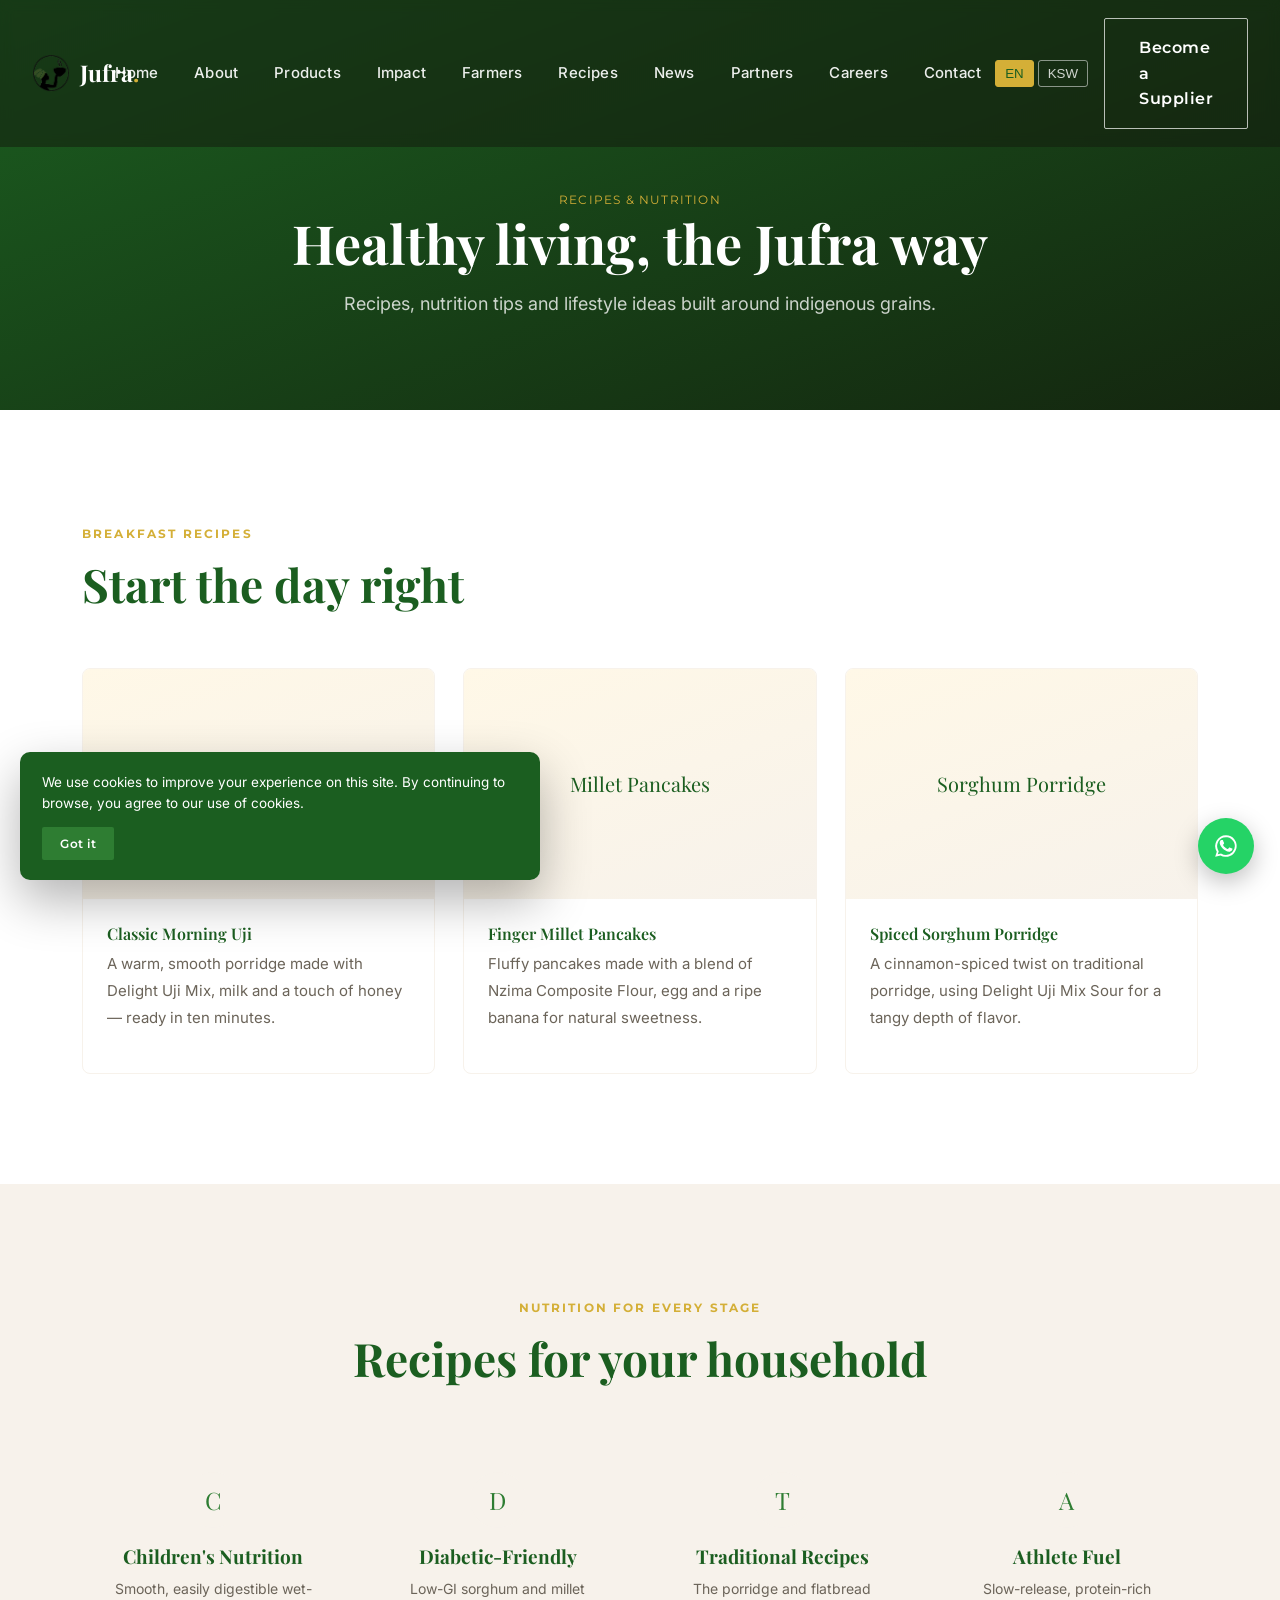
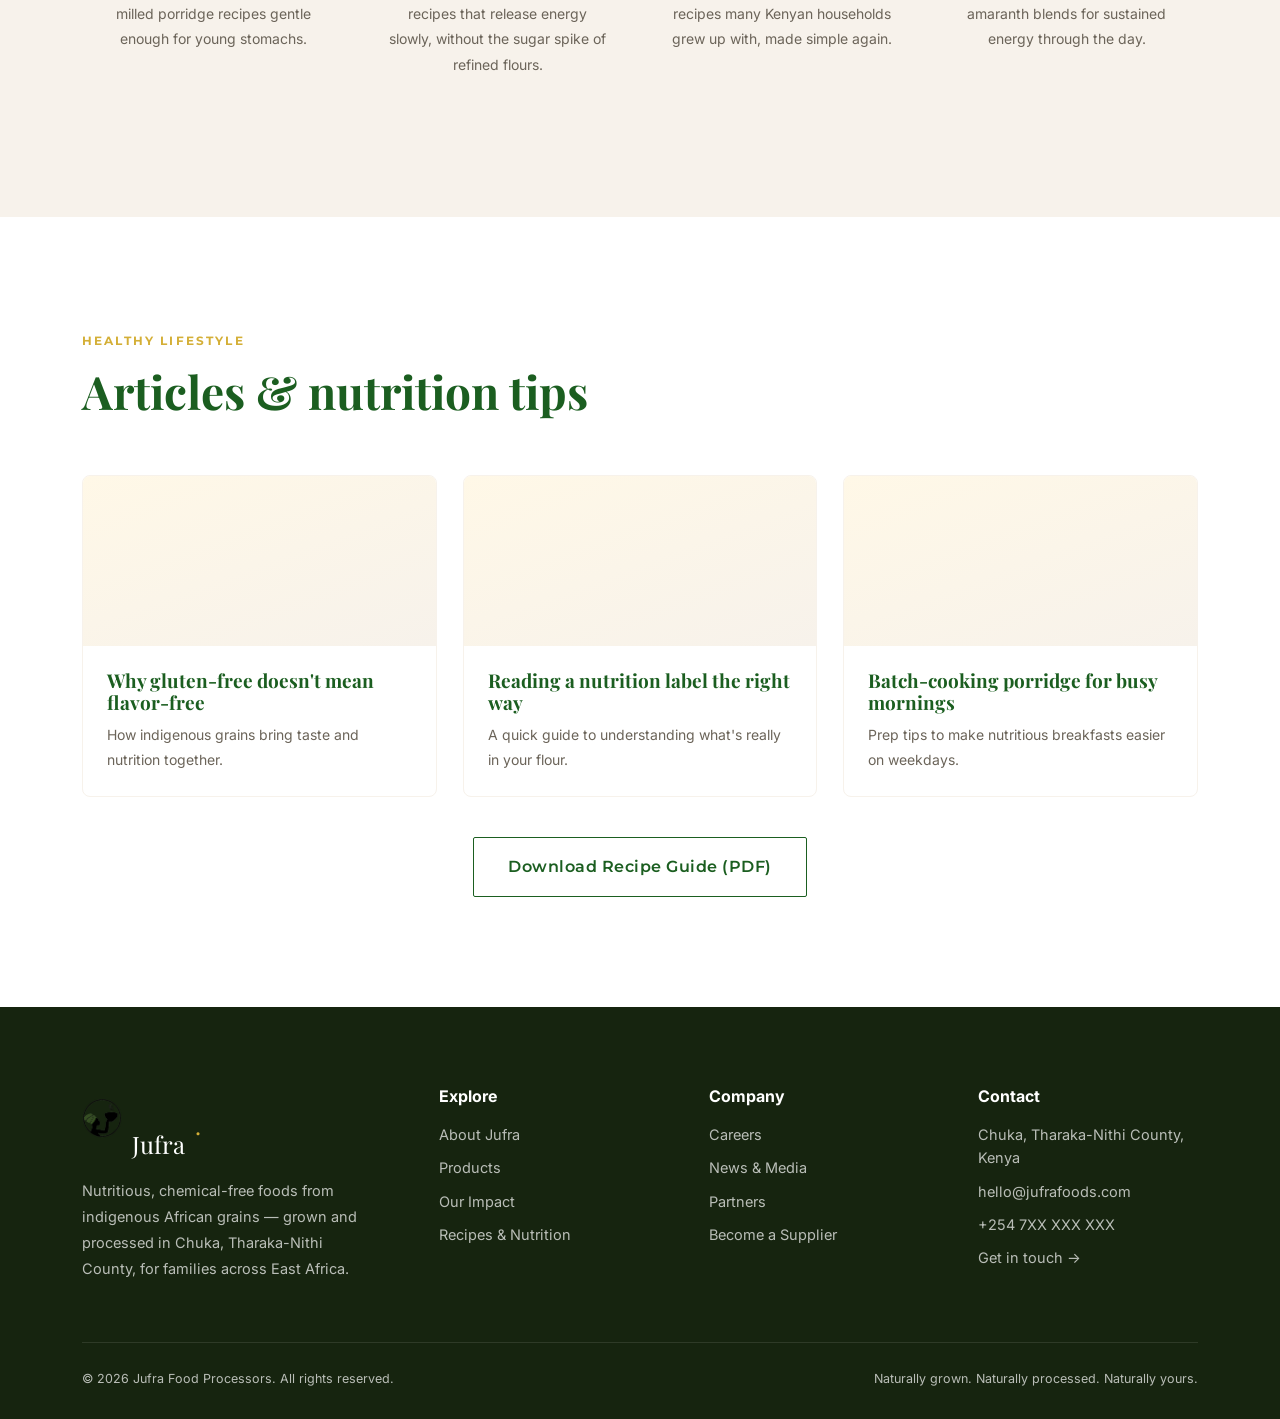
<file: recipes.html>
<!DOCTYPE html>
<html lang="en">
<head>
<meta charset="UTF-8">
<meta name="viewport" content="width=device-width, initial-scale=1.0">
<title>Recipes & Nutrition | Jufra Food Processors</title>
<meta name="description" content="Recipes and nutrition tips built around Jufra's indigenous grain products.">
<meta property="og:title" content="Recipes & Nutrition | Jufra Food Processors">
<meta property="og:description" content="Recipes and nutrition tips built around Jufra's indigenous grain products.">
<meta property="og:type" content="website">
<link rel="canonical" href="./">
<link rel="preconnect" href="https://fonts.googleapis.com"><link href="https://fonts.googleapis.com/css2?family=Playfair+Display:ital,wght@0,500;0,600;0,700;1,500&family=Inter:wght@400;500;600;700&family=Montserrat:wght@600;700;800&display=swap" rel="stylesheet">
<link rel="stylesheet" href="assets/css/style.css">
</head>
<body>
<header id="siteHeader">
  <div class="nav-inner">
    <a href="index.html" class="brand"><img src="assets/img/logo.png" class="brand-mark" alt="Jufra Food Processors logo"><span class="logo">Jufra<em>.</em></span></a>
    <nav class="main-nav" id="mainNav">
      <ul>
        <li><a href="index.html">Home</a></li>
        <li class="has-mega"><a href="about.html">About</a><div class="mega"><a href="about.html#story">Our Story</a><a href="about.html#mission">Mission &amp; Vision</a><a href="about.html#leadership">Leadership</a><a href="about.html#milestones">Milestones</a></div></li>
        <li class="has-mega"><a href="products.html">Products</a><div class="mega"><a href="products.html">All Products</a><a href="products.html#porridge">Porridge Flours</a><a href="products.html#composite">Composite Flours</a><a href="products.html#pure">Pure Grain Flours</a><a href="products.html#bulk">Bulk Orders</a></div></li>
        <li class="has-mega"><a href="impact.html">Impact</a><div class="mega"><a href="impact.html#community">Community Impact</a><a href="impact.html#sustainability">Sustainability</a><a href="impact.html#recognition">Recognition</a></div></li>
        <li class="has-mega"><a href="farmers.html">Farmers</a><div class="mega"><a href="farmers.html#supplier">Become a Supplier</a><a href="farmers.html#programme">Grain Buying Programme</a><a href="farmers.html#quality">Quality Standards</a><a href="farmers.html#resources">Farmer Resources</a></div></li>
        <li><a href="recipes.html">Recipes</a></li>
        <li><a href="news.html">News</a></li>
        <li><a href="partners.html">Partners</a></li>
        <li><a href="careers.html">Careers</a></li>
        <li><a href="contact.html">Contact</a></li>
      </ul>
    </nav>
    <div class="nav-cta">
      <div class="lang-switch"><button class="active">EN</button><button>KSW</button></div>
      <a href="farmers.html#supplier" class="btn btn-outline on-dark">Become a Supplier</a>
      <button class="menu-toggle" id="menuToggle" aria-label="Toggle menu"><span></span><span></span><span></span></button>
    </div>
  </div>
</header>

<section class="page-hero">
  <div class="wrap">
    <span class="breadcrumb">Recipes &amp; Nutrition</span>
    <h1>Healthy living, the Jufra way</h1>
    <p>Recipes, nutrition tips and lifestyle ideas built around indigenous grains.</p>
  </div>
</section>

<section class="products">
  <div class="wrap">
    <div class="sec-head"><span class="eyebrow">Breakfast Recipes</span><h2>Start the day right</h2></div>
    <div class="product-grid">
      <div class="product-card">
        <div class="product-media" style="display:flex;align-items:center;justify-content:center;font-family:var(--serif);color:var(--forest);font-size:20px;">Classic Uji</div>
        <div class="product-body"><h4>Classic Morning Uji</h4><p>A warm, smooth porridge made with Delight Uji Mix, milk and a touch of honey — ready in ten minutes.</p></div>
      </div>
      <div class="product-card">
        <div class="product-media" style="display:flex;align-items:center;justify-content:center;font-family:var(--serif);color:var(--forest);font-size:20px;">Millet Pancakes</div>
        <div class="product-body"><h4>Finger Millet Pancakes</h4><p>Fluffy pancakes made with a blend of Nzima Composite Flour, egg and a ripe banana for natural sweetness.</p></div>
      </div>
      <div class="product-card">
        <div class="product-media" style="display:flex;align-items:center;justify-content:center;font-family:var(--serif);color:var(--forest);font-size:20px;">Sorghum Porridge</div>
        <div class="product-body"><h4>Spiced Sorghum Porridge</h4><p>A cinnamon-spiced twist on traditional porridge, using Delight Uji Mix Sour for a tangy depth of flavor.</p></div>
      </div>
    </div>
  </div>
</section>

<section class="grains">
  <div class="wrap">
    <div class="sec-head center"><span class="eyebrow">Nutrition for Every Stage</span><h2>Recipes for your household</h2></div>
    <div class="values-grid">
      <div class="value-card"><div class="icon">C</div><h4>Children's Nutrition</h4><p>Smooth, easily digestible wet-milled porridge recipes gentle enough for young stomachs.</p></div>
      <div class="value-card"><div class="icon">D</div><h4>Diabetic-Friendly</h4><p>Low-GI sorghum and millet recipes that release energy slowly, without the sugar spike of refined flours.</p></div>
      <div class="value-card"><div class="icon">T</div><h4>Traditional Recipes</h4><p>The porridge and flatbread recipes many Kenyan households grew up with, made simple again.</p></div>
      <div class="value-card"><div class="icon">A</div><h4>Athlete Fuel</h4><p>Slow-release, protein-rich amaranth blends for sustained energy through the day.</p></div>
    </div>
  </div>
</section>

<section class="products">
  <div class="wrap">
    <div class="sec-head"><span class="eyebrow">Healthy Lifestyle</span><h2>Articles &amp; nutrition tips</h2></div>
    <div class="news-grid">
      <div class="news-card"><div class="news-media"></div><div class="news-body"><h4>Why gluten-free doesn't mean flavor-free</h4><p>How indigenous grains bring taste and nutrition together.</p></div></div>
      <div class="news-card"><div class="news-media"></div><div class="news-body"><h4>Reading a nutrition label the right way</h4><p>A quick guide to understanding what's really in your flour.</p></div></div>
      <div class="news-card"><div class="news-media"></div><div class="news-body"><h4>Batch-cooking porridge for busy mornings</h4><p>Prep tips to make nutritious breakfasts easier on weekdays.</p></div></div>
    </div>
    <div style="text-align:center;margin-top:40px;">
      <a href="#" class="btn btn-outline">Download Recipe Guide (PDF)</a>
    </div>
  </div>
</section>
<footer>
  <div class="wrap">
    <div class="footer-grid">
      <div>
        <div class="footer-logo brand"><img src="assets/img/logo.png" alt="Jufra Food Processors" style="height:40px;margin-bottom:14px;"><br>Jufra<em>.</em></div>
        <p style="max-width:32ch; font-size:14.5px; color:rgba(255,255,255,.7);">Nutritious, chemical-free foods from indigenous African grains — grown and processed in Chuka, Tharaka-Nithi County, for families across East Africa.</p>
      </div>
      <div>
        <h4>Explore</h4>
        <ul><li><a href="about.html">About Jufra</a></li><li><a href="products.html">Products</a></li><li><a href="impact.html">Our Impact</a></li><li><a href="recipes.html">Recipes &amp; Nutrition</a></li></ul>
      </div>
      <div>
        <h4>Company</h4>
        <ul><li><a href="careers.html">Careers</a></li><li><a href="news.html">News &amp; Media</a></li><li><a href="partners.html">Partners</a></li><li><a href="farmers.html">Become a Supplier</a></li></ul>
      </div>
      <div>
        <h4>Contact</h4>
        <ul><li>Chuka, Tharaka-Nithi County, Kenya</li><li>hello@jufrafoods.com</li><li>+254 7XX XXX XXX</li><li><a href="contact.html">Get in touch &rarr;</a></li></ul>
      </div>
    </div>
    <div class="footer-bottom">
      <span>&copy; 2026 Jufra Food Processors. All rights reserved.</span>
      <span>Naturally grown. Naturally processed. Naturally yours.</span>
    </div>
  </div>
</footer>

<div class="floating-wa" title="Chat on WhatsApp">
  <svg width="26" height="26" viewBox="0 0 24 24" fill="white"><path d="M17.5 14.4c-.3-.2-1.8-.9-2-1-.3-.1-.5-.1-.7.1-.2.3-.8 1-.9 1.1-.2.2-.3.2-.6.1-.3-.2-1.2-.5-2.3-1.5-.9-.8-1.4-1.7-1.6-2-.2-.3 0-.5.1-.6.1-.1.3-.3.4-.5.1-.1.2-.3.3-.5.1-.2 0-.4 0-.5-.1-.1-.7-1.6-.9-2.2-.2-.6-.5-.5-.7-.5h-.6c-.2 0-.5.1-.8.4-.3.3-1 1-1 2.4 0 1.4 1 2.8 1.2 3 .1.2 2 3.1 4.9 4.3.7.3 1.2.5 1.6.6.7.2 1.3.2 1.8.1.5-.1 1.8-.7 2-1.4.3-.7.3-1.3.2-1.4 0-.1-.2-.2-.5-.3z"/><path d="M12 2a10 10 0 00-8.5 15.2L2 22l4.9-1.3A10 10 0 1012 2zm0 18.2a8.2 8.2 0 01-4.2-1.1l-.3-.2-3 .8.8-2.9-.2-.3A8.2 8.2 0 1120.2 12 8.2 8.2 0 0112 20.2z"/></svg>
</div>
<div class="back-top" id="backTop" title="Back to top">&uarr;</div>

<div class="cookie-banner" id="cookieBanner">
  We use cookies to improve your experience on this site. By continuing to browse, you agree to our use of cookies.
  <br><button class="btn btn-primary" id="cookieAccept">Got it</button>
</div>

<script src="assets/js/main.js"></script>
</body>
</html>
</file>
<file: assets/css/style.css>
:root{
  --green:#2E7D32; --forest:#1B5E20; --brown:#795548; --cream:#FFF8E7;
  --beige:#F7F2EB; --gold:#D4AF37; --white:#FFFFFF; --ink:#222222;
  --serif:'Playfair Display', serif; --body:'Inter', sans-serif; --btn:'Montserrat', sans-serif;
}
*{margin:0;padding:0;box-sizing:border-box;}
html{scroll-behavior:smooth;}
body{font-family:var(--body); font-weight:400; color:var(--ink); background:var(--cream); line-height:1.6; overflow-x:hidden; -webkit-font-smoothing:antialiased;}
h1,h2,h3,h4{line-height:1.15;}
p{font-family:var(--body); font-size:clamp(16px,1.1vw + 12px,18px); line-height:1.8; max-width:70ch;}
a{color:inherit; text-decoration:none;}
img{max-width:100%; display:block;}
ul{list-style:none;}
section{position:relative;}
.wrap{max-width:1180px; margin:0 auto; padding:0 32px;}
.eyebrow{font-family:var(--btn); font-weight:700; font-size:12px; letter-spacing:.18em; text-transform:uppercase; color:var(--gold); margin-bottom:14px; display:inline-block;}
.btn{font-family:var(--btn); font-weight:600; font-size:16px; letter-spacing:.5px; padding:16px 34px; border-radius:2px; display:inline-flex; align-items:center; gap:8px; transition:.25s; cursor:pointer; border:none;}
.btn-primary{background:var(--green); color:var(--white);}
.btn-primary:hover{background:var(--forest); transform:translateY(-2px);}
.btn-outline{background:transparent; color:var(--forest); border:1.5px solid var(--forest);}
.btn-outline:hover{background:var(--forest); color:var(--white);}
.btn-outline.on-dark{color:var(--white); border-color:rgba(255,255,255,.7);}
.btn-outline.on-dark:hover{background:rgba(255,255,255,.12); border-color:var(--white);}
:focus-visible{outline:2px solid var(--gold); outline-offset:3px;}

/* ===== HEADER / MEGA NAV ===== */
header{position:fixed; top:0; left:0; right:0; z-index:200; padding:18px 0; background:rgba(20,30,15,.55); backdrop-filter:blur(6px); transition:.3s;}
header.scrolled, header.solid{background:rgba(255,248,231,.97); box-shadow:0 2px 18px rgba(27,94,32,.1); padding:12px 0;}
.nav-inner{display:flex; align-items:center; justify-content:space-between; max-width:1280px; margin:0 auto; padding:0 32px;}
.brand{display:flex; align-items:center; gap:10px;}
.brand-mark{height:38px; width:auto;}
.logo{font-family:var(--serif); font-size:23px; font-weight:700; color:var(--white); transition:.3s;}
header.scrolled .logo, header.solid .logo{color:var(--forest);}
.logo em{color:var(--gold); font-style:normal;}
nav.main-nav ul{display:flex; gap:8px;}
nav.main-nav > ul > li{position:relative;}
nav.main-nav > ul > li > a{font-family:var(--body); font-size:15px; font-weight:500; letter-spacing:.2px; color:rgba(255,255,255,.92); padding:10px 14px; display:inline-block; transition:.2s;}
header.scrolled nav.main-nav > ul > li > a, header.solid nav.main-nav > ul > li > a{color:var(--ink);}
nav.main-nav > ul > li:hover > a{color:var(--gold);}
.mega{position:absolute; top:100%; left:0; background:var(--white); min-width:220px; border-radius:8px; box-shadow:0 20px 45px rgba(20,30,15,.18); padding:14px 0; opacity:0; visibility:hidden; transform:translateY(6px); transition:.2s;}
nav.main-nav > ul > li:hover .mega{opacity:1; visibility:visible; transform:translateY(0);}
.mega a{display:block; padding:10px 20px; font-size:14px; color:var(--ink); font-family:var(--body);}
.mega a:hover{background:var(--beige); color:var(--forest);}
.nav-cta{display:flex; align-items:center; gap:16px;}
.lang-switch{display:flex; gap:4px; font-family:var(--btn); font-size:11px; font-weight:700;}
.lang-switch button{background:none; border:1px solid rgba(255,255,255,.5); color:rgba(255,255,255,.8); padding:5px 9px; cursor:pointer; border-radius:3px;}
header.scrolled .lang-switch button, header.solid .lang-switch button{border-color:rgba(27,94,32,.35); color:var(--forest);}
.lang-switch button.active{background:var(--gold); color:var(--forest); border-color:var(--gold);}
.menu-toggle{display:none; flex-direction:column; gap:5px; background:none; border:none; cursor:pointer;}
.menu-toggle span{width:24px; height:2px; background:var(--white);}
header.scrolled .menu-toggle span, header.solid .menu-toggle span{background:var(--forest);}

/* ===== PAGE HERO (interior pages) ===== */
.page-hero{background:linear-gradient(160deg, var(--forest), #14260f); padding:180px 0 90px; text-align:center;}
.page-hero h1{font-family:var(--serif); font-weight:700; color:var(--white); font-size:clamp(34px,3vw + 20px,54px); margin-bottom:14px;}
.page-hero p{color:rgba(255,255,255,.78); max-width:56ch; margin:0 auto;}
.breadcrumb{font-family:var(--btn); font-size:12px; letter-spacing:.1em; text-transform:uppercase; color:var(--gold); margin-top:10px; display:inline-block;}

/* ===== SECTION HEADERS ===== */
.sec-head{max-width:640px; margin-bottom:56px;}
.sec-head.center{margin-left:auto; margin-right:auto; text-align:center;}
.sec-head h2{font-family:var(--serif); font-weight:700; font-size:clamp(30px,2.2vw + 20px,46px); line-height:1.2; color:var(--forest);}
.sec-head p{color:#5a5248; margin-top:16px; max-width:60ch;}
.sec-head.center p{margin-left:auto; margin-right:auto;}

/* ===== HERO (home) ===== */
.hero{min-height:100vh; display:flex; align-items:flex-end; background:linear-gradient(180deg, rgba(27,40,20,.35) 0%, rgba(20,30,15,.55) 55%, rgba(15,22,12,.85) 100%), radial-gradient(ellipse at 30% 20%, rgba(212,175,55,.15), transparent 55%); background-color:#243B1E; padding-bottom:100px;}
.hero-content{position:relative; z-index:2; max-width:760px;}
.hero h1{font-family:var(--serif); font-weight:700; font-size:clamp(42px,4.2vw + 20px,72px); line-height:1.1; letter-spacing:-2px; color:var(--white); margin-bottom:22px; max-width:14ch;}
.hero h1 em{font-style:italic; color:var(--gold);}
.hero p{font-family:var(--body); font-size:clamp(18px,.6vw + 15px,24px); line-height:1.6; color:rgba(255,255,255,.85); max-width:700px; margin-bottom:38px;}
.hero-actions{display:flex; gap:16px; flex-wrap:wrap;}

/* ===== PRODUCTS ===== */
.products{background:var(--white); padding:110px 0;}
.filter-bar{display:flex; gap:12px; flex-wrap:wrap; margin-bottom:46px;}
.filter-bar button{font-family:var(--btn); font-weight:600; font-size:13px; letter-spacing:.03em; padding:10px 20px; border-radius:30px; border:1.5px solid var(--beige); background:var(--white); color:var(--forest); cursor:pointer; transition:.2s;}
.filter-bar button.active, .filter-bar button:hover{background:var(--forest); border-color:var(--forest); color:var(--white);}
.product-grid{display:grid; grid-template-columns:repeat(3,1fr); gap:28px;}
.product-card{border:1px solid var(--beige); border-radius:8px; overflow:hidden; transition:.3s; background:var(--white);}
.product-card:hover{box-shadow:0 24px 50px rgba(0,0,0,.08); transform:translateY(-4px);}
.product-media{height:230px; background:linear-gradient(160deg, var(--cream), var(--beige)); overflow:hidden;}
.product-media img{width:100%; height:100%; object-fit:cover;}
.product-body{padding:26px 24px;}
.product-body h4{font-family:var(--serif); font-weight:600; font-size:clamp(20px,.4vw+18px,24px); color:var(--forest); margin-bottom:6px;}
.product-tag{font-family:var(--btn); font-size:10.5px; font-weight:700; letter-spacing:.05em; text-transform:uppercase; color:var(--brown); background:var(--beige); padding:4px 10px; border-radius:20px; display:inline-block; margin-bottom:10px;}
.product-body p{font-family:var(--body); font-size:15px; color:#6b6459; margin-bottom:16px;}
.product-links{display:flex; gap:16px; font-family:var(--btn); font-size:11px; font-weight:600; letter-spacing:.03em;}
.product-links a{color:var(--brown); border-bottom:1px solid transparent;}
.product-links a:hover{border-color:var(--brown);}

/* ===== GRAINS ===== */
.grains{background:var(--beige); padding:110px 0;}
.grain-cards{display:grid; grid-template-columns:repeat(4,1fr); gap:22px;}
.grain-card{background:var(--white); border-radius:6px; padding:32px 26px; border-top:3px solid var(--gold);}
.grain-card h4{font-family:var(--body); font-weight:700; font-size:22px; color:var(--forest); margin-bottom:10px;}
.grain-card p{font-size:15px; color:#6b6459; max-width:none;}
.grain-card ul{margin-top:14px; display:flex; flex-wrap:wrap; gap:6px;}
.grain-card li{font-size:11px; font-family:var(--btn); font-weight:600; background:var(--beige); color:var(--brown); padding:5px 10px; border-radius:20px;}

/* ===== JOURNEY ===== */
.journey{background:var(--forest); padding:110px 0; color:var(--white); overflow:hidden;}
.journey .sec-head h2, .journey .eyebrow{color:var(--white);}
.journey .sec-head p{color:rgba(255,255,255,.7);}
.journey-track{display:flex; overflow-x:auto; padding-bottom:30px; gap:0;}
.j-stage{flex:0 0 220px; position:relative; padding-right:26px;}
.j-stage:not(:last-child)::after{content:''; position:absolute; top:37px; right:0; width:26px; height:1px; background:rgba(212,175,55,.5);}
.j-num{font-family:var(--btn); font-weight:700; font-size:13px; color:var(--gold); border:1px solid var(--gold); width:74px; height:74px; border-radius:50%; display:flex; align-items:center; justify-content:center; margin-bottom:22px;}
.j-stage h4{font-family:var(--body); font-weight:700; font-size:18px; margin-bottom:8px;}
.j-stage p{font-size:14px; color:rgba(255,255,255,.65); max-width:20ch;}

/* ===== IMPACT STORYTELLING PILLARS (premium) ===== */
.impact-numbers{background:linear-gradient(160deg, var(--forest), #10200c); padding:90px 0 110px;}
.impact-numbers .sec-head .eyebrow{color:var(--gold);}
.impact-numbers .sec-head h2{font-family:var(--serif); color:var(--white); font-size:clamp(28px,2vw + 18px,40px);}
.impact-numbers .sec-head p{color:rgba(255,255,255,.75);}
.kpi-grid{display:grid; grid-template-columns:repeat(4,1fr); gap:22px; margin-top:26px;}
.kpi-card{background:rgba(255,255,255,.06); border:1px solid rgba(255,255,255,.14); border-radius:20px; padding:36px 20px; text-align:center; transition:.35s ease;}
.kpi-card:hover{background:rgba(255,255,255,.1); transform:translateY(-6px);}
.kpi-card b{font-family:var(--btn); font-weight:800; font-size:clamp(34px,1.6vw + 26px,50px); color:var(--gold); display:block; margin-bottom:8px; line-height:1;}
.kpi-card span{font-family:var(--body); font-size:12.5px; color:rgba(255,255,255,.75); text-transform:uppercase; letter-spacing:.05em; font-weight:600;}

.pillars{position:relative; background:var(--cream); padding:190px 0 40px; overflow:hidden;}
.pillar{display:grid; grid-template-columns:1.2fr .8fr; align-items:center; gap:0; position:relative; margin-bottom:210px; padding:0 32px;}
.pillar:last-child{margin-bottom:0;}
.pillar.reverse{grid-template-columns:.8fr 1.2fr;}
.pillar.reverse .pillar-media{order:2;}
.pillar.reverse .pillar-content{order:1;}
.pillar-media{position:relative; overflow:hidden; min-height:460px; border-radius:28px 90px 28px 90px; box-shadow:0 30px 70px rgba(20,30,15,.2); z-index:1;}
.pillar.reverse .pillar-media{border-radius:90px 28px 90px 28px;}
.pillar-media img{width:100%; height:100%; object-fit:cover; display:block; transform:scale(1.16); will-change:transform;}
.pillar-tint{position:absolute; inset:0; background:linear-gradient(160deg, rgba(20,40,15,.55) 0%, transparent 55%, rgba(212,175,55,.28) 100%); pointer-events:none;}
.pillar-content{position:relative; z-index:2; background:rgba(255,248,231,.92); -webkit-backdrop-filter:blur(18px); backdrop-filter:blur(18px); border:1px solid rgba(255,255,255,.5); border-radius:32px; box-shadow:0 30px 70px rgba(0,0,0,.08); padding:56px 52px; margin-left:-64px; display:flex; flex-direction:column; justify-content:center;}
.pillar.reverse .pillar-content{margin-left:0; margin-right:-64px;}
.pillar-farmer .pillar-content, .pillar-farmer.pillar{background-color:transparent;}
.pillar-farmer{background:radial-gradient(circle at 12% 18%, rgba(212,175,55,.14), transparent 45%);}
.pillar-nutrition{background:radial-gradient(circle at 88% 15%, rgba(46,125,50,.09), transparent 45%);}
.pillar-youth{background:radial-gradient(circle at 18% 82%, rgba(121,85,72,.1), transparent 45%);}
.pillar-women{background:radial-gradient(circle at 82% 78%, rgba(212,175,55,.14), transparent 45%);}
.pillar-sustain{background:radial-gradient(circle at 15% 22%, rgba(46,125,50,.1), transparent 45%);}
.pillar-community{background:radial-gradient(circle at 85% 20%, rgba(121,85,72,.1), transparent 45%);}
.pillar-index{font-family:var(--btn); font-size:11px; font-weight:700; letter-spacing:.3em; text-transform:uppercase; color:var(--gold); opacity:.9; margin-bottom:18px; display:block;}
.pillar-icon{width:64px; height:64px; border-radius:50%; background:var(--white); display:flex; align-items:center; justify-content:center; color:var(--green); margin-bottom:24px; box-shadow:0 10px 24px rgba(20,30,15,.12);}
.pillar-icon svg{width:28px; height:28px;}
.pillar-content .eyebrow{color:var(--forest); font-family:var(--btn); font-weight:600; font-size:14px; letter-spacing:.1em;}
.pillar-content h3{font-family:var(--serif); font-weight:700; color:var(--forest); font-size:clamp(30px,2.4vw + 20px,50px); line-height:1.15; margin:14px 0 20px; max-width:14ch;}
.pillar-content p{font-family:var(--body); font-size:clamp(16px,.5vw + 15px,19px); line-height:1.9; color:#43403a; max-width:620px; margin-bottom:34px;}
.pillar-stat{display:flex; flex-direction:column; gap:4px;}
.pillar-stat b{font-family:var(--btn); font-weight:800; font-size:clamp(38px,1.6vw + 28px,56px); color:var(--green); line-height:1; transition:transform .35s ease;}
.pillar-content:hover .pillar-stat b{transform:scale(1.04);}
.pillar-stat span{font-family:var(--body); font-size:12.5px; text-transform:uppercase; letter-spacing:.05em; color:#6b6459; font-weight:600;}
.pillar-stat::after{content:''; display:block; width:46px; height:3px; background:var(--gold); margin-top:16px; border-radius:2px; transform:scaleX(0); transform-origin:left; transition:transform .9s ease;}
.pillar-stat.in-view::after{transform:scaleX(1);}
.wave-divider{width:100%; height:64px; line-height:0; margin:-1px 0;}
.wave-divider svg{width:100%; height:100%; display:block;}

/* ===== IMPACT (legacy hero/grid kept for other pages) ===== */
.impact-hero{position:relative; height:480px; overflow:hidden;}
.impact-slider{position:absolute; inset:0;}
.impact-slider .slide{position:absolute; inset:0; opacity:0; transition:opacity 1.4s ease;}
.impact-slider .slide.active{opacity:1;}
.impact-slider .slide img{width:100%; height:100%; object-fit:cover;}
.slider-dots{position:absolute; right:24px; bottom:22px; z-index:4; display:flex; gap:8px;}
.slider-dots .dot{width:8px; height:8px; border-radius:50%; border:none; background:rgba(255,255,255,.45); cursor:pointer;}
.slider-dots .dot.active{background:var(--gold); width:22px; border-radius:5px;}
.impact-hero-overlay{position:absolute; inset:0; background:linear-gradient(180deg, rgba(20,30,15,.1) 0%, rgba(15,22,12,.35) 55%, rgba(12,18,10,.88) 100%); display:flex; flex-direction:column; justify-content:flex-end; padding:56px;}
.impact-hero-overlay h1, .impact-hero-overlay h2{font-family:var(--serif); font-weight:700; color:var(--white); font-size:clamp(30px,2.2vw+20px,46px); margin-bottom:14px; max-width:18ch;}
.impact-hero-overlay p{color:rgba(255,255,255,.82); max-width:56ch;}
.impact{background:var(--beige); padding-bottom:110px;}
.impact-grid{display:grid; grid-template-columns:repeat(4,1fr); gap:24px; margin-top:-64px; position:relative; z-index:2; padding:0 32px;}
.impact-card{background:var(--white); padding:34px 26px; border-radius:12px; text-align:center; box-shadow:0 20px 45px rgba(20,30,15,.16); opacity:0; transform:translateY(24px); transition:opacity .6s ease, transform .6s ease;}
.impact-card.in-view{opacity:1; transform:translateY(0);}
.impact-card:nth-child(2){transition-delay:.08s;} .impact-card:nth-child(3){transition-delay:.16s;} .impact-card:nth-child(4){transition-delay:.24s;}
.impact-card b{font-family:var(--btn); font-weight:800; font-size:clamp(36px,1.2vw+26px,48px); color:var(--green); display:block; margin-bottom:8px;}
.impact-card span{font-size:14px; color:#6b6459; text-transform:uppercase; letter-spacing:.03em; font-weight:500;}
.recognition-feature{position:relative; background:linear-gradient(160deg, #1B5E20, #0e1c0a); padding:190px 0; overflow:hidden; color:var(--white);}
.rec-decor{position:absolute; border-radius:50%; filter:blur(70px); pointer-events:none;}
.rec-decor-1{width:440px; height:440px; background:var(--gold); opacity:.16; top:-140px; left:-110px;}
.rec-decor-2{width:380px; height:380px; background:#2E7D32; opacity:.4; bottom:-160px; right:-90px;}
.rec-grid{position:relative; z-index:2; display:grid; grid-template-columns:1.1fr .9fr; gap:64px; align-items:center;}
.rec-copy .eyebrow{color:var(--gold);}
.rec-copy h2{font-family:var(--serif); font-weight:700; color:var(--white); font-size:clamp(30px,2.2vw + 20px,44px); line-height:1.2; margin:14px 0 22px; max-width:16ch;}
.rec-copy p{color:rgba(255,255,255,.82); margin-bottom:16px; max-width:52ch;}
.rec-badges{display:flex; gap:16px; margin:26px 0 30px; flex-wrap:wrap;}
.rec-badge{background:rgba(255,255,255,.08); border:1px solid rgba(255,255,255,.2); border-radius:14px; padding:14px 20px; font-family:var(--btn); font-weight:800; font-size:19px; color:var(--gold); min-width:150px;}
.rec-badge span{display:block; font-family:var(--body); font-weight:500; font-size:11px; color:rgba(255,255,255,.72); text-transform:none; letter-spacing:0; margin-top:5px;}
.rec-stat{display:flex; flex-direction:column; gap:4px;}
.rec-stat b{font-family:var(--btn); font-weight:800; font-size:clamp(36px,1.4vw + 26px,48px); color:var(--white); line-height:1;}
.rec-stat span{font-size:12.5px; text-transform:uppercase; letter-spacing:.04em; color:rgba(255,255,255,.68); font-weight:600;}
.rec-quote-float{position:relative; background:rgba(255,255,255,.08); -webkit-backdrop-filter:blur(18px); backdrop-filter:blur(18px); border:1px solid rgba(255,255,255,.2); border-radius:28px; padding:48px 42px; box-shadow:0 40px 90px rgba(0,0,0,.4); transform:translateY(-16px);}
.rec-quote-float .quote-icon{font-family:var(--serif); font-size:56px; color:var(--gold); line-height:1;}
.rec-quote-float .quote-text{font-family:var(--serif); font-style:italic; font-size:19px; line-height:1.6; margin:10px 0 24px; color:var(--white); max-width:none;}
.rec-quote-float .quote-by{font-size:13px; color:rgba(255,255,255,.72); margin-bottom:26px;}

.sustain-grid{display:grid; grid-template-columns:repeat(4,1fr); gap:24px; margin-top:60px; padding:0 32px;}
.sustain-card{background:linear-gradient(160deg, var(--white), var(--cream)); border-radius:32px; padding:36px 28px; box-shadow:0 16px 40px rgba(20,30,15,.08); transition:.35s ease;}
.sustain-card:hover{transform:translateY(-8px); box-shadow:0 28px 60px rgba(20,30,15,.15);}
.sustain-icon{width:52px; height:52px; border-radius:50%; background:var(--beige); display:flex; align-items:center; justify-content:center; color:var(--green); margin-bottom:20px;}
.sustain-icon svg{width:24px; height:24px;}
.sustain-card h4{font-family:var(--serif); font-weight:600; color:var(--forest); font-size:19px; margin-bottom:10px;}
.sustain-card p{font-size:14.5px; color:#6b6459; max-width:none;}

/* ===== LEADERSHIP ===== */
.leadership{background:var(--white); padding:110px 0;}
.exec-grid{display:grid; grid-template-columns:1fr 1fr; gap:32px;}
.exec-card{background:var(--cream); border-radius:24px; padding-bottom:32px; box-shadow:0 10px 30px rgba(46,125,50,.08); overflow:hidden; border-top:4px solid var(--green);}
.exec-media{aspect-ratio:270/235; overflow:hidden; background:var(--beige);}
.exec-media img{width:100%; height:100%; object-fit:contain;}
.exec-body{padding:28px 32px 0;}
.exec-body h3{font-family:var(--serif); font-weight:600; font-size:24px; color:var(--forest); margin-bottom:2px;}
.exec-role{font-family:var(--btn); font-size:11px; font-weight:700; letter-spacing:.08em; text-transform:uppercase; color:var(--gold); display:block; margin-bottom:18px;}
.exec-bio{font-size:15px; line-height:1.75; color:#4a453d; max-width:none; margin-bottom:20px;}
.exec-expertise{display:grid; grid-template-columns:1fr 1fr; gap:8px 14px;}
.exec-expertise li{font-size:13.5px; color:#4a453d; padding-left:16px; position:relative;}
.exec-expertise li::before{content:''; position:absolute; left:0; top:7px; width:6px; height:6px; border-radius:50%; background:var(--green);}

/* ===== TIMELINE (milestones) ===== */
.timeline{background:var(--beige); padding:110px 0;}
.timeline-track{position:relative; padding-left:34px; border-left:2px solid var(--gold);}
.t-item{position:relative; padding-bottom:44px;}
.t-item::before{content:''; position:absolute; left:-40px; top:2px; width:14px; height:14px; border-radius:50%; background:var(--green); border:3px solid var(--white); box-shadow:0 0 0 2px var(--green);}
.t-item b{font-family:var(--btn); color:var(--gold); font-size:14px; display:block; margin-bottom:6px;}
.t-item h4{font-family:var(--serif); color:var(--forest); font-size:20px; margin-bottom:8px;}
.t-item p{font-size:14.5px; color:#4a453d;}

/* ===== VALUES ===== */
.values-grid{display:grid; grid-template-columns:repeat(4,1fr); gap:22px;}
.value-card{text-align:center; padding:30px 20px;}
.value-card .icon{width:56px; height:56px; border-radius:50%; background:var(--beige); display:flex; align-items:center; justify-content:center; margin:0 auto 18px; color:var(--green); font-family:var(--serif); font-size:24px;}
.value-card h4{font-family:var(--serif); color:var(--forest); font-size:19px; margin-bottom:8px;}
.value-card p{font-size:14px; color:#6b6459; max-width:none;}

/* ===== TESTIMONIALS ===== */
.testimonials{background:var(--white); padding:110px 0;}
.test-grid{display:grid; grid-template-columns:repeat(3,1fr); gap:26px;}
.test-card{background:var(--cream); padding:34px 30px; border-radius:6px;}
.test-card p{font-style:italic; color:#4a453d; font-size:15px; margin-bottom:20px;}
.test-who b{display:block; font-size:14px; color:var(--forest);}
.test-who span{font-size:12px; color:#8a8378;}

/* ===== PARTNERS / NEWS / GENERIC CARDS ===== */
.partners-strip{background:var(--beige); padding:70px 0;}
.partner-logos{display:grid; grid-template-columns:repeat(5,1fr); gap:18px; align-items:center;}
.partner-logos div{background:var(--white); border-radius:8px; padding:22px 14px; text-align:center; font-family:var(--btn); font-weight:700; font-size:12px; color:var(--brown); letter-spacing:.03em;}
.news-grid{display:grid; grid-template-columns:repeat(3,1fr); gap:26px;}
.news-card{background:var(--white); border:1px solid var(--beige); border-radius:8px; overflow:hidden;}
.news-media{height:170px; background:linear-gradient(160deg, var(--cream), var(--beige));}
.news-body{padding:24px;}
.news-date{font-family:var(--btn); font-size:11px; color:var(--gold); font-weight:700; letter-spacing:.05em; text-transform:uppercase; margin-bottom:8px; display:block;}
.news-body h4{font-family:var(--serif); font-size:19px; color:var(--forest); margin-bottom:8px;}
.news-body p{font-size:14px; color:#6b6459;}

/* ===== FORMS ===== */
.form-card{background:var(--white); border-radius:12px; padding:48px; box-shadow:0 20px 50px rgba(20,30,15,.08);}
.form-grid{display:grid; grid-template-columns:1fr 1fr; gap:20px;}
.form-field{margin-bottom:20px;}
.form-field.full{grid-column:1/-1;}
.form-field label{display:block; font-family:var(--body); font-weight:500; font-size:13.5px; color:var(--forest); margin-bottom:6px;}
.form-field input, .form-field select, .form-field textarea{width:100%; padding:13px 14px; border:1.5px solid var(--beige); border-radius:6px; font-family:var(--body); font-size:14.5px; background:var(--cream); color:var(--ink);}
.form-field textarea{resize:vertical; min-height:110px;}
.form-field input:focus, .form-field select:focus, .form-field textarea:focus{border-color:var(--green); outline:none;}
.form-note{font-size:13px; color:#8a8378; margin-top:6px;}

/* ===== CTA / NEWSLETTER ===== */
.cta-band{background:linear-gradient(120deg, var(--green), var(--forest)); padding:90px 0; color:var(--white); text-align:center;}
.cta-band h2{color:var(--white); font-size:clamp(28px,4vw,42px); max-width:22ch; margin:0 auto 16px;}
.cta-band p{color:rgba(255,255,255,.8); max-width:52ch; margin:0 auto 34px;}
.newsletter-form{display:flex; max-width:440px; margin:0 auto; gap:0;}
.newsletter-form input{flex:1; padding:14px 16px; border:none; border-radius:3px 0 0 3px; font-family:var(--body);}
.newsletter-form button{border-radius:0 3px 3px 0;}

/* ===== FOOTER ===== */
footer{background:#16240F; color:rgba(255,255,255,.7); padding:80px 0 30px;}
.footer-grid{display:grid; grid-template-columns:1.4fr 1fr 1fr 1fr; gap:50px; margin-bottom:60px;}
.footer-grid h4{color:var(--white); font-weight:700; font-size:16px; margin-bottom:18px;}
.footer-grid li{margin-bottom:10px; font-size:14.5px;}
.footer-grid a:hover{color:var(--gold);}
.footer-logo{font-family:var(--serif); font-size:24px; color:var(--white); margin-bottom:14px;}
.footer-logo em{color:var(--gold); font-style:normal;}
.footer-bottom{border-top:1px solid rgba(255,255,255,.1); padding-top:26px; display:flex; justify-content:space-between; flex-wrap:wrap; gap:12px; font-size:12.5px;}

/* ===== FLOATING ===== */
.floating-wa{position:fixed; bottom:26px; right:26px; width:56px; height:56px; background:#25D366; border-radius:50%; display:flex; align-items:center; justify-content:center; z-index:190; box-shadow:0 8px 24px rgba(0,0,0,.25); cursor:pointer;}
.back-top{position:fixed; bottom:26px; right:96px; width:44px; height:44px; background:var(--forest); border-radius:50%; display:none; align-items:center; justify-content:center; z-index:190; cursor:pointer; color:var(--white); font-size:16px;}
.back-top.show{display:flex;}
.cookie-banner{position:fixed; left:20px; right:20px; bottom:20px; max-width:520px; background:var(--forest); color:var(--white); padding:20px 22px; border-radius:10px; box-shadow:0 20px 50px rgba(0,0,0,.3); z-index:300; font-size:13.5px; display:none;}
.cookie-banner.show{display:block;}
.cookie-banner .btn{margin-top:12px; padding:9px 18px; font-size:12px;}

/* ===== RESPONSIVE ===== */
@media(max-width:1150px){
  nav.main-nav, .lang-switch{display:none;}
  .menu-toggle{display:flex;}
}
@media(max-width:900px){
  .exec-grid, .product-grid, .grain-cards, .impact-grid, .test-grid, .news-grid, .sustain-grid, .form-grid, .partner-logos{grid-template-columns:repeat(2,1fr);}
  .values-grid{grid-template-columns:repeat(2,1fr);}
  .impact-grid{margin-top:-40px;}
  .kpi-grid{grid-template-columns:repeat(2,1fr);}
  .pillar, .pillar.reverse{grid-template-columns:1fr; margin-bottom:110px;}
  .pillar.reverse .pillar-media, .pillar.reverse .pillar-content{order:initial;}
  .pillar-media{min-height:320px; border-radius:24px;}
  .pillar.reverse .pillar-media{border-radius:24px;}
  .pillar-content, .pillar.reverse .pillar-content{padding:40px 32px; margin:-40px 16px 0;}
  .rec-grid{grid-template-columns:1fr;}
  .rec-quote-float{transform:none;}
}
@media(max-width:680px){
  .grain-cards, .impact-grid, .test-grid, .footer-grid, .product-grid, .exec-grid, .news-grid, .sustain-grid, .form-grid, .partner-logos, .values-grid, .kpi-grid{grid-template-columns:1fr;}
  .impact-hero{height:320px;}
  .rec-quote-float{padding:32px 26px;}
  .recognition-feature{padding:110px 0;}
  .page-hero{padding:150px 0 60px;}
  .pillars{padding:80px 0 20px;}
}
@media (prefers-reduced-motion: reduce){
  html{scroll-behavior:auto;}
  *{transition:none !important;}
}
</file>
